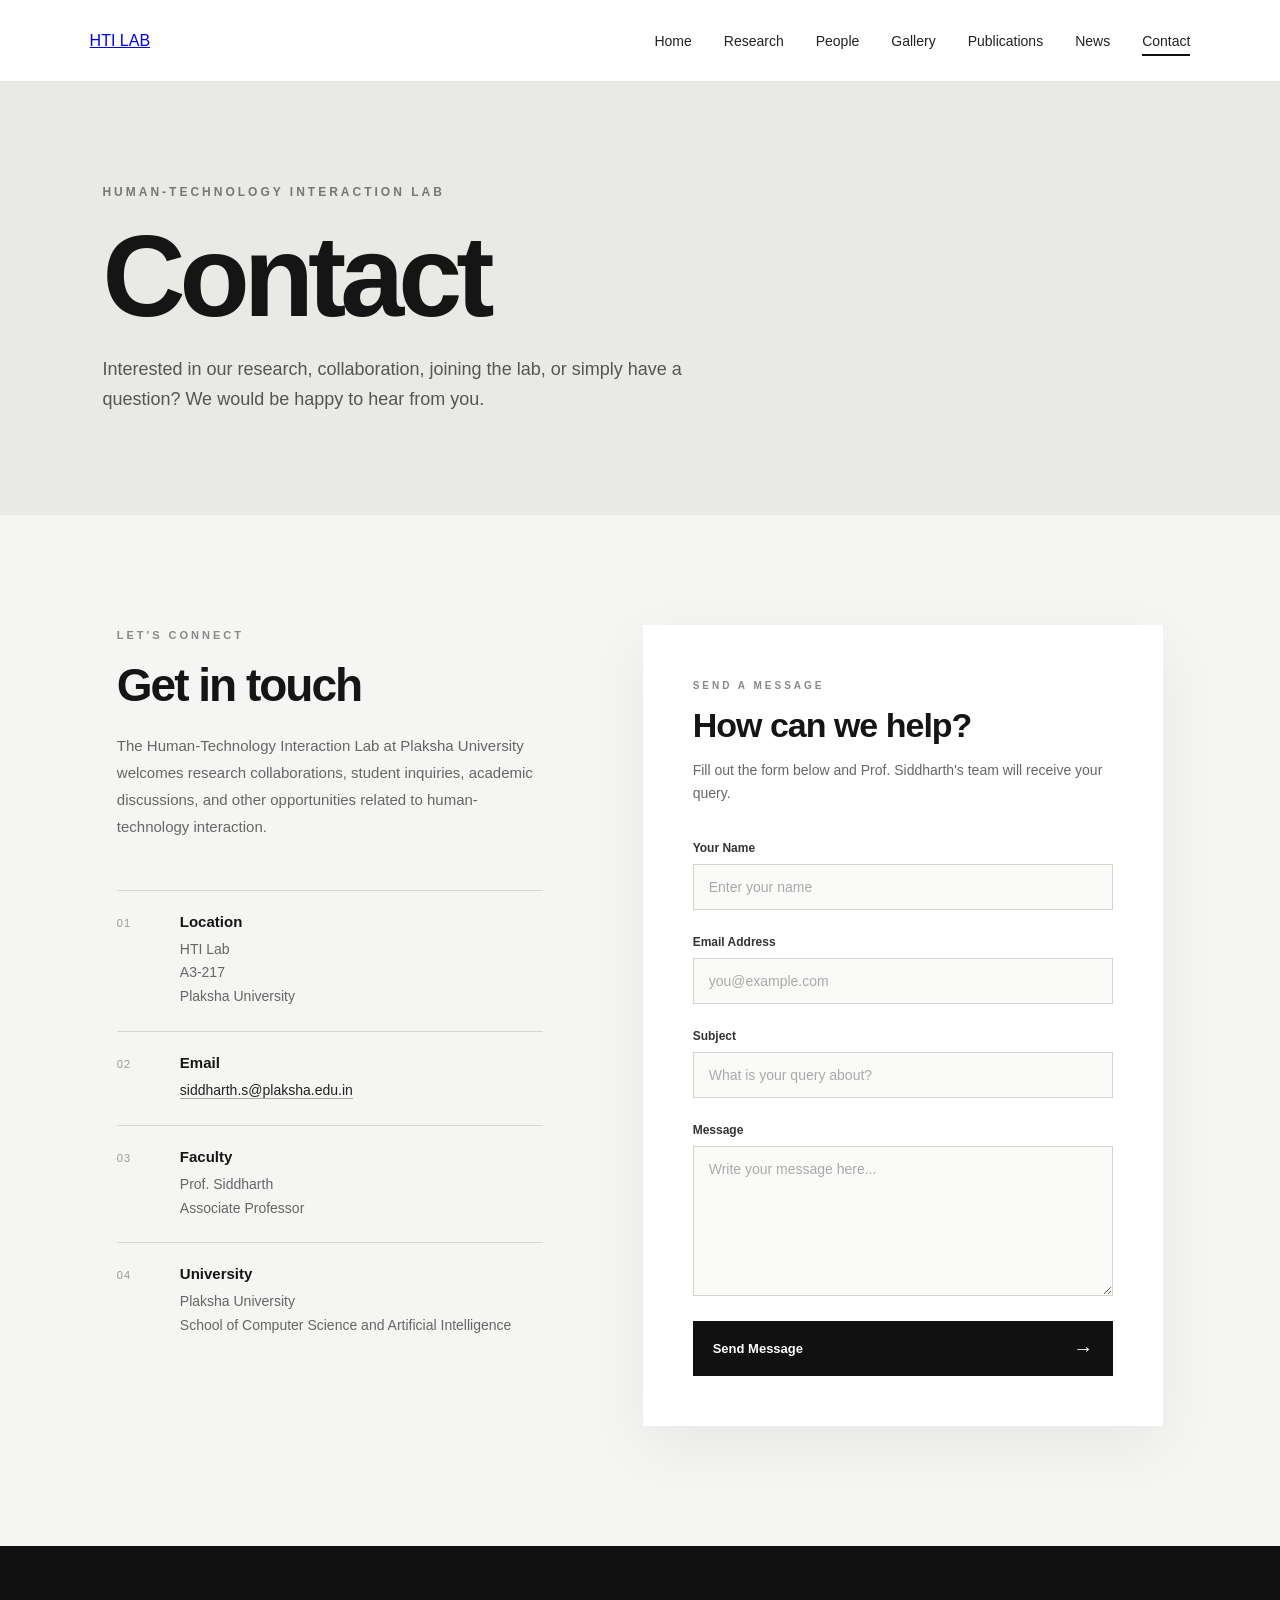
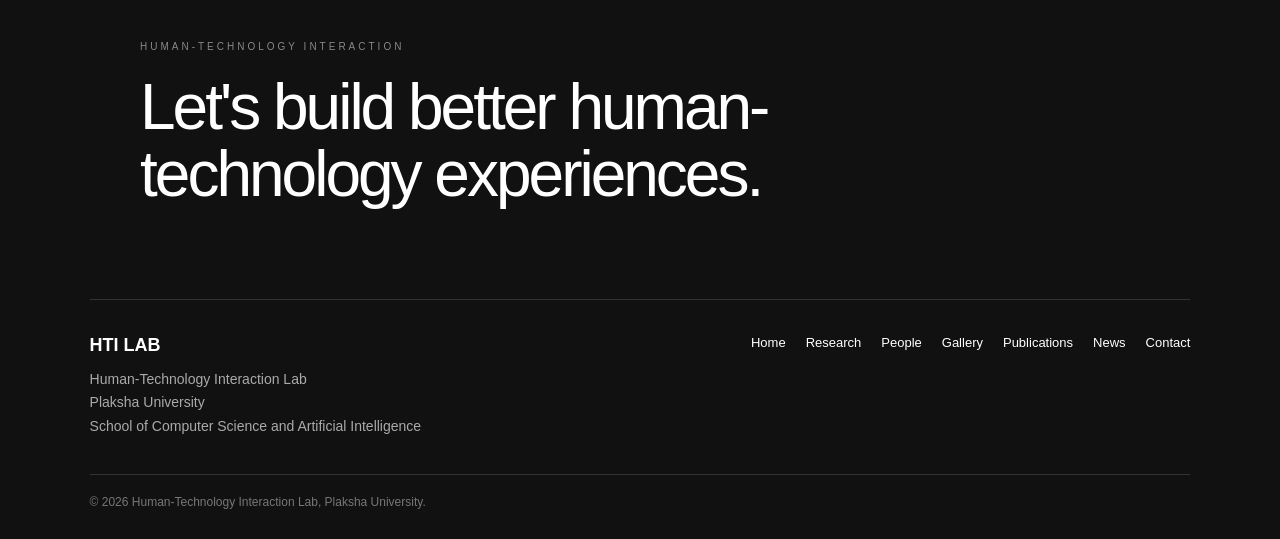
<file: contact.html>
<!DOCTYPE html>
<html lang="en">

<head>

    <meta charset="UTF-8">

    <meta
        name="viewport"
        content="width=device-width, initial-scale=1.0"
    >

    <title>
        Contact | HTI Lab | Plaksha University
    </title>

    <link
        rel="stylesheet"
        href="css/contact.css"
    >

</head>


<body>


<!-- =====================================================
     NAVIGATION
===================================================== -->

<header class="contact-navbar">

   <a href="index.html" class="logo">HTI LAB</a>


    <nav>

        <ul class="contact-nav-links">

            <li>
                <a href="index.html">
                    Home
                </a>
            </li>

            <li>
                <a href="research.html">
                    Research
                </a>
            </li>

            <li>
                <a href="people.html">
                    People
                </a>
            </li>

            <li>
                <a href="gallery.html">
                    Gallery
                </a>
            </li>

            <li>
                <a href="publications.html">
                    Publications
                </a>
            </li>

            <li>
                <a href="news.html">
                    News
                </a>
            </li>

            <li>
                <a
                    href="contact.html"
                    class="active"
                >
                    Contact
                </a>
            </li>

        </ul>

    </nav>

</header>



<!-- =====================================================
     HERO
===================================================== -->

<main>

<section class="contact-hero">

    <div class="contact-hero-content">

        <span>
            HUMAN-TECHNOLOGY INTERACTION LAB
        </span>

        <h1>
            Contact
        </h1>

        <p>
            Interested in our research, collaboration,
            joining the lab, or simply have a question?
            We would be happy to hear from you.
        </p>

    </div>

</section>



<!-- =====================================================
     CONTACT INFORMATION + FORM
===================================================== -->

<section class="contact-section">


    <!-- LEFT SIDE -->

    <div class="contact-information">

        <span class="section-label">
            LET'S CONNECT
        </span>

        <h2>
            Get in touch
        </h2>

        <p class="contact-intro">

            The Human-Technology Interaction Lab at
            Plaksha University welcomes research
            collaborations, student inquiries,
            academic discussions, and other
            opportunities related to human-technology
            interaction.

        </p>


        <!-- LOCATION -->

        <div class="contact-detail">

            <div class="detail-number">
                01
            </div>

            <div>

                <h3>
                    Location
                </h3>

                <p>
                    HTI Lab<br>
                    A3-217<br>
                    Plaksha University
                </p>

            </div>

        </div>


        <!-- EMAIL -->

        <div class="contact-detail">

            <div class="detail-number">
                02
            </div>

            <div>

                <h3>
                    Email
                </h3>

                <p>

                    <a
                        href="mailto:siddharth.s@plaksha.edu.in"
                    >
                        siddharth.s@plaksha.edu.in
                    </a>

                </p>

            </div>

        </div>


        <!-- PROFESSOR -->

        <div class="contact-detail">

            <div class="detail-number">
                03
            </div>

            <div>

                <h3>
                    Faculty
                </h3>

                <p>
                    Prof. Siddharth<br>
                    Associate Professor
                </p>

            </div>

        </div>


        <!-- UNIVERSITY -->

        <div class="contact-detail">

            <div class="detail-number">
                04
            </div>

            <div>

                <h3>
                    University
                </h3>

                <p>
                    Plaksha University<br>
                    School of Computer Science
                    and Artificial Intelligence
                </p>

            </div>

        </div>

    </div>



    <!-- RIGHT SIDE FORM -->

    <div class="contact-form-wrapper">

        <div class="form-heading">

            <span>
                SEND A MESSAGE
            </span>

            <h2>
                How can we help?
            </h2>

            <p>
                Fill out the form below and
                Prof. Siddharth's team will
                receive your query.
            </p>

        </div>


        <!-- =================================================
             FORMSPREE FORM
        ================================================== -->

        <!--
        IMPORTANT:

        Replace YOUR_FORM_ID with the Formspree
        form ID after creating your Formspree form.
        -->

        <form
            action="https://formspree.io/f/mnpadvnl"
            method="POST"
            class="contact-form"
        >


            <!-- NAME -->

            <div class="form-group">

                <label for="name">
                    Your Name
                </label>

                <input
                    type="text"
                    id="name"
                    name="name"
                    placeholder="Enter your name"
                    required
                >

            </div>



            <!-- EMAIL -->

            <div class="form-group">

                <label for="email">
                    Email Address
                </label>

                <input
                    type="email"
                    id="email"
                    name="email"
                    placeholder="you@example.com"
                    required
                >

            </div>



            <!-- SUBJECT -->

            <div class="form-group">

                <label for="subject">
                    Subject
                </label>

                <input
                    type="text"
                    id="subject"
                    name="subject"
                    placeholder="What is your query about?"
                    required
                >

            </div>



            <!-- MESSAGE -->

            <div class="form-group">

                <label for="message">
                    Message
                </label>

                <textarea
                    id="message"
                    name="message"
                    rows="7"
                    placeholder="Write your message here..."
                    required
                ></textarea>

            </div>



            <!-- OPTIONAL -->

            <input
                type="hidden"
                name="_subject"
                value="New Query - HTI Lab Website"
            >


            <!-- BUTTON -->

            <button
                type="submit"
                class="send-button"
            >

                Send Message

                <span>
                    →
                </span>

            </button>


        </form>

    </div>

</section>



<!-- =====================================================
     BOTTOM CTA
===================================================== -->

<section class="contact-cta">

    <div>

        <span>
            HUMAN-TECHNOLOGY INTERACTION
        </span>

        <h2>
            Let's build better
            human-technology experiences.
        </h2>

    </div>

</section>

</main>



<!-- =====================================================
     FOOTER
===================================================== -->

<footer class="contact-footer">

    <div class="contact-footer-inner">

        <div>

            <h3>
                HTI LAB
            </h3>

            <p>
                Human-Technology Interaction Lab<br>
                Plaksha University<br>
                School of Computer Science and
                Artificial Intelligence
            </p>

        </div>


        <div class="footer-links">

            <a href="index.html">
                Home
            </a>


            <a href="research.html">
                Research
            </a>

             <a href="people.html">
                People
            </a>

            <a href="gallery.html">
                Gallery
            </a>

            <a href="publications.html">
                Publications
            </a>

            <a href="news.html">
                News
            </a>

            <a href="contact.html">
                Contact
            </a>

        </div>

    </div>


    <div class="footer-bottom">

        © 2026 Human-Technology Interaction Lab,
        Plaksha University.

    </div>

</footer>


</body>

</html>
</file>
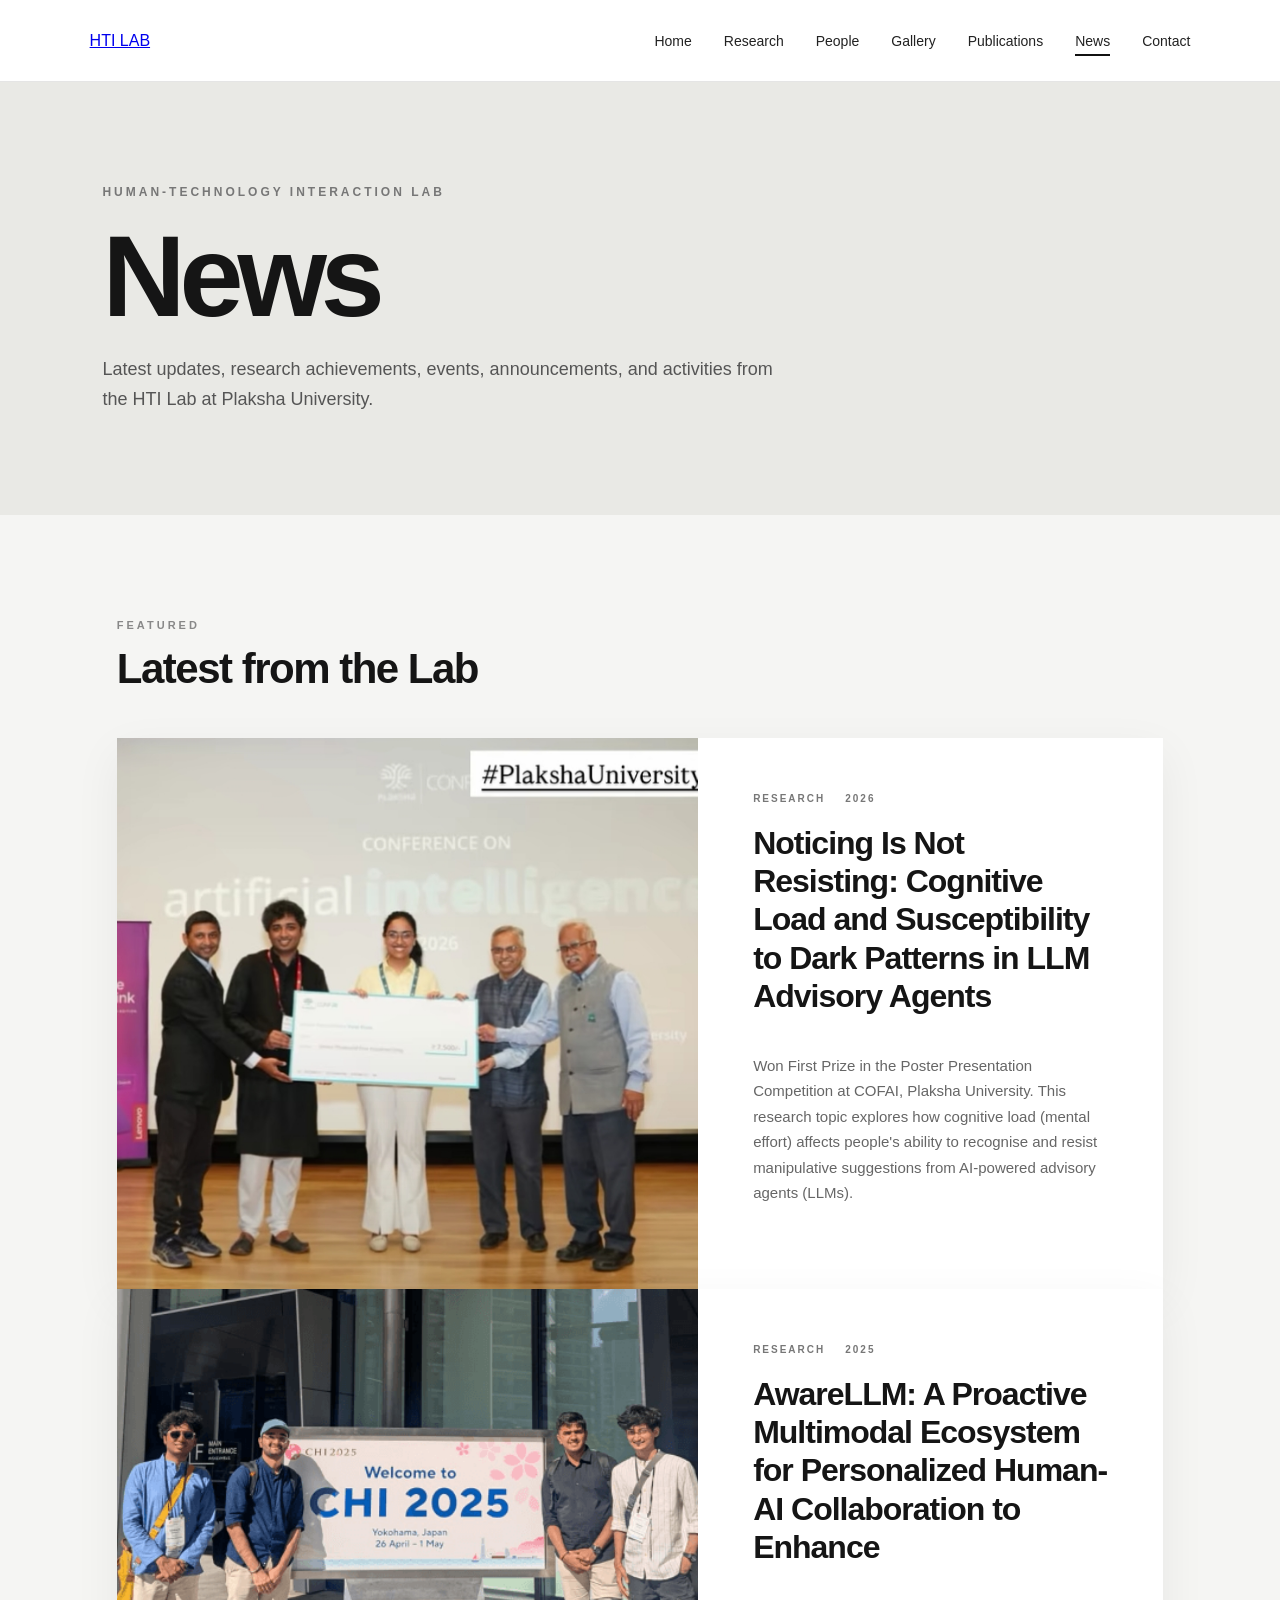
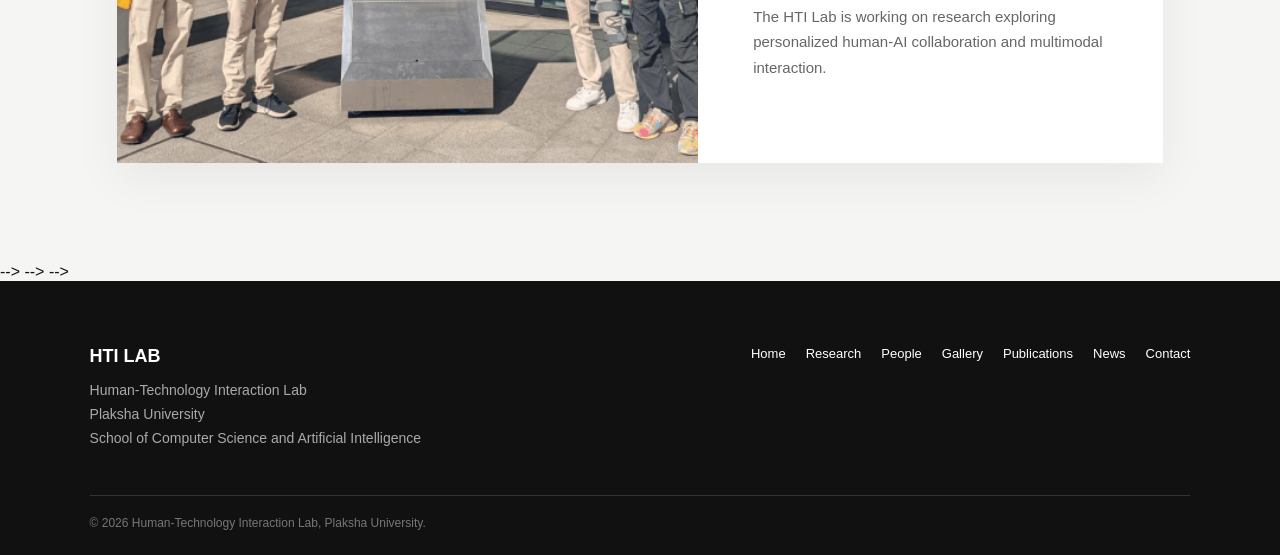
<file: news.html>
<!DOCTYPE html>
<html lang="en">

<head>

    <meta charset="UTF-8">

    <meta
        name="viewport"
        content="width=device-width, initial-scale=1.0"
    >

    <title>
        News | HTI Lab | Plaksha University
    </title>

    <link
        rel="stylesheet"
        href="css/news.css"
    >

</head>


<body>


<!-- =====================================================
     NAVIGATION
===================================================== -->

<header class="news-navbar">

  <a href="index.html" class="logo">HTI LAB</a>


    <nav>

        <ul class="news-nav-links">

            <li>
                <a href="index.html">
                    Home
                </a>
            </li>

            <li>
                <a href="research.html">
                    Research
                </a>
            </li>

            <li>
                <a href="people.html">
                    People
                </a>
            </li>

            <li>
                <a href="gallery.html">
                    Gallery
                </a>
            </li>

            <li>
                <a href="publications.html">
                    Publications
                </a>
            </li>

            <li>
                <a
                    href="news.html"
                    class="active"
                >
                    News
                </a>
            </li>

            <li>
                <a href="contact.html">
                    Contact
                </a>
            </li>

        </ul>

    </nav>

</header>



<!-- =====================================================
     NEWS HERO
===================================================== -->

<main>

<section class="news-hero">

    <div class="news-hero-content">

        <span class="news-label">
            HUMAN-TECHNOLOGY INTERACTION LAB
        </span>

        <h1>
            News
        </h1>

        <p>
            Latest updates, research achievements,
            events, announcements, and activities
            from the HTI Lab at Plaksha University.
        </p>

    </div>

</section>



<!-- =====================================================
     FEATURED NEWS
===================================================== -->

<section class="featured-news">

    <div class="section-heading">

        <span>
            FEATURED
        </span>

        <h2>
            Latest from the Lab
        </h2>

    </div>

      <article class="featured-card">

        <div class="featured-image">

            <img
                src="images/news/news-02.jpeg"
                alt="HTI Lab research"
            >

        </div>


        <div class="featured-content">

            <div class="news-meta">

                <span>
                    RESEARCH
                </span>

                <span>
                    2026
                </span>

            </div>


            <h3>
               Noticing Is Not Resisting: Cognitive Load and Susceptibility to Dark Patterns in LLM Advisory Agents
            </h3>


            <p>
                Won First Prize in the Poster Presentation Competition at COFAI, Plaksha University. This research topic explores how cognitive load (mental effort) affects people's ability to recognise and resist manipulative suggestions from AI-powered advisory agents (LLMs).
            </p>


            <!-- <a href="#">
                Read More
                <span>↗</span>
            </a> -->

        </div>

    </article>

    
    <article class="featured-card">

        <div class="featured-image">

            <img
                src="images/news/news-01.png"
                alt="HTI Lab research"
            >

        </div>


        <div class="featured-content">

            <div class="news-meta">

                <span>
                    RESEARCH
                </span>

                <span>
                    2025
                </span>

            </div>


            <h3>
                AwareLLM: A Proactive Multimodal Ecosystem for Personalized Human-AI Collaboration to Enhance
            </h3>


            <p>
                The HTI Lab is working on research
                exploring personalized human-AI
                collaboration and multimodal
                interaction.
            </p>


            <!-- <a href="#">
                Read More
                <span>↗</span>
            </a> -->

        </div>

    </article>

</section>



<!-- =====================================================
     NEWS LIST
===================================================== -->
<!-- 
<section class="news-section">

    <div class="section-heading">

        <span>
            LATEST UPDATES
        </span>

        <h2>
            From the HTI Lab
        </h2>

    </div>


    <div class="news-list">


        <!-- NEWS 1 -->

        <!-- <article class="news-card">

            <div class="news-date">

                <strong>
                    2026
                </strong>

                <span>
                    AUG
                </span>

            </div>


            <div class="news-card-image">

                <img
                    src="images/news/news-02.jpg"
                    alt="Research activity"
                >

            </div>


            <div class="news-card-content">

                <span class="news-category">
                    RESEARCH
                </span>

                <h3>
                    New research activities at
                    the HTI Lab
                </h3>

                <p>
                    The lab continues to explore
                    human-technology interaction,
                    cognitive well-being, and
                    multimodal sensing.
                </p>

                <a href="#">
                    Read More →
                </a>

            </div>

        </article>



        <!-- NEWS 2 -->

        <!-- <article class="news-card">

            <div class="news-date">

                <strong>
                    2026
                </strong>

                <span>
                    JUL
                </span>

            </div>


            <div class="news-card-image">

                <img
                    src="images/news/news-03.jpg"
                    alt="HTI Lab activity"
                >

            </div> -->


            <!-- <div class="news-card-content">

                <span class="news-category">
                    LAB
                </span>

                <h3>
                    HTI Lab research activities
                </h3>

                <p>
                    Ongoing work combining
                    biosensing, artificial
                    intelligence, computer vision,
                    and human factors.
                </p>

                <a href="#">
                    Read More →
                </a>

            </div>

        </article> -->



        <!-- NEWS 3 -->
<!-- 
        <article class="news-card no-image">

            <div class="news-date">

                <strong>
                    2026
                </strong>

                <span>
                    JUN
                </span>

            </div>


            <div class="news-card-content">

                <span class="news-category">
                    PUBLICATION
                </span>

                <h3>
                    AwareLLM selected in 2026
                </h3>

                <p>
                    AwareLLM: A Proactive Multimodal
                    Ecosystem for Personalized
                    Human-AI Collaboration to Enhance
                    Productivity.
                <!-- </p> -->

                <!-- <a href="publications.html">
                    View Publication →
                </a>

            </div>

        </article>


    </div>

</section>

</main> --> --> --> -->



<!-- =====================================================
     FOOTER
===================================================== -->

<footer class="news-footer">

    <div class="news-footer-inner">

        <div>

            <h3>
                HTI LAB
            </h3>

            <p>
                Human-Technology Interaction Lab<br>
                Plaksha University<br>
                School of Computer Science and
                Artificial Intelligence
            </p>

        </div>


        <div class="footer-links">

            <a href="index.html">
                Home
            </a>

            <a href="research.html">
                Research
            </a>

             <a href="people.html">
                People
            </a>

            <a href="gallery.html">
                Gallery
            </a>

            <a href="publications.html">
                Publications
            </a>

            <a href="news.html">
                News
            </a>

            <a href="contact.html">
                Contact
            </a>

        </div>

    </div>


    <div class="footer-bottom">

        © 2026 Human-Technology Interaction Lab,
        Plaksha University.

    </div>

</footer>


</body>

</html>
</file>
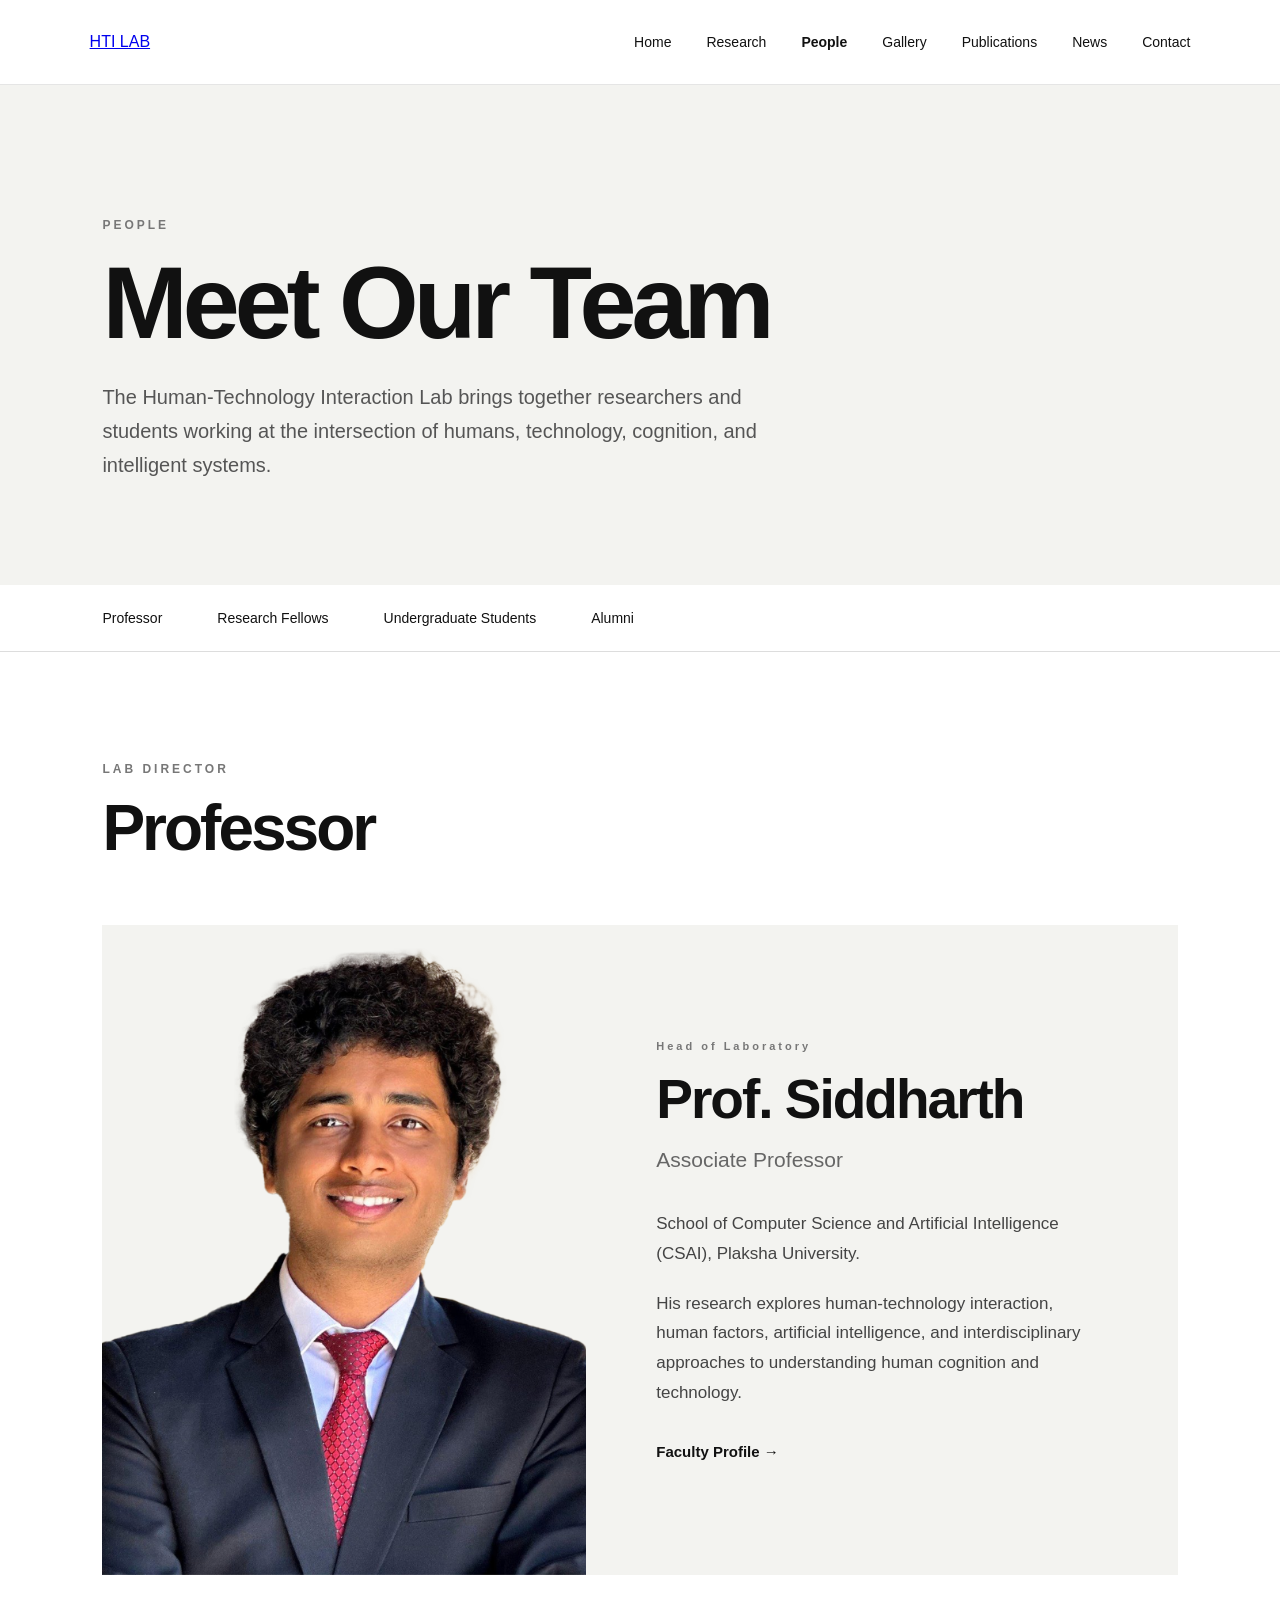
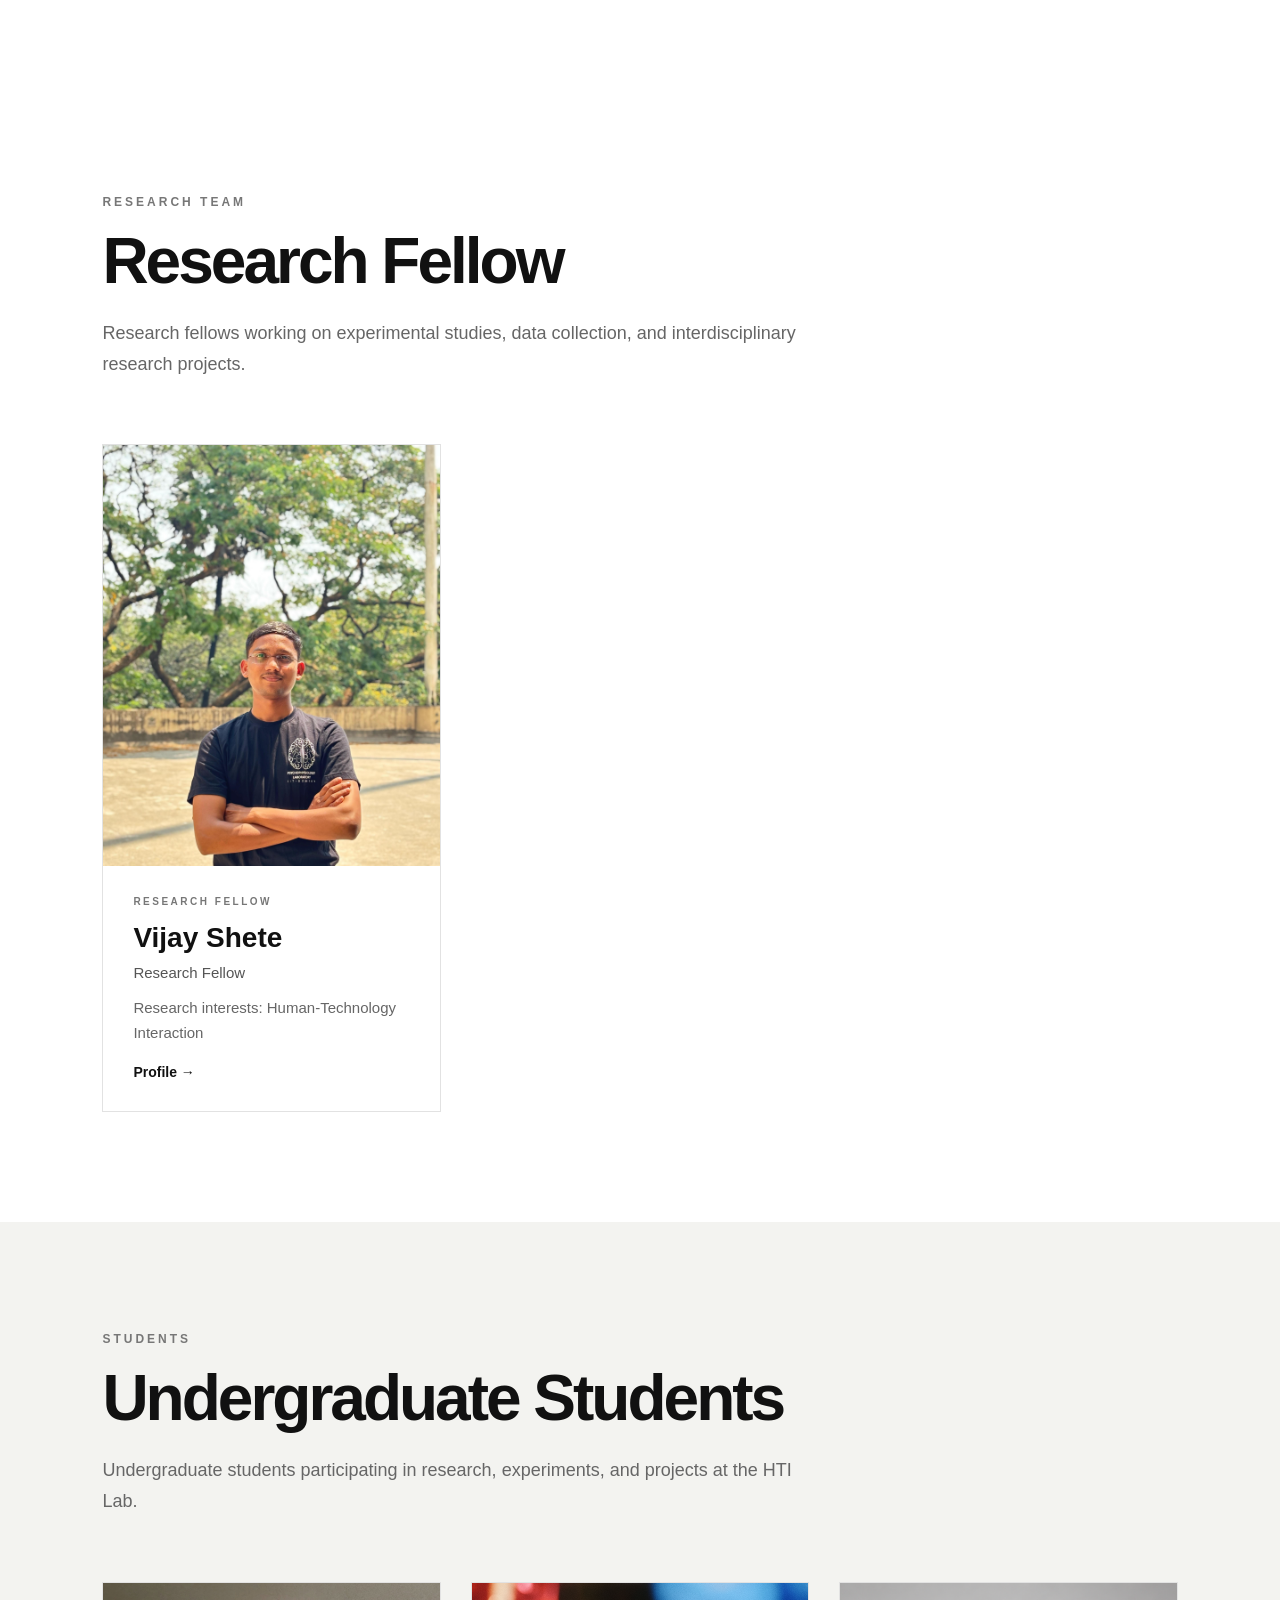
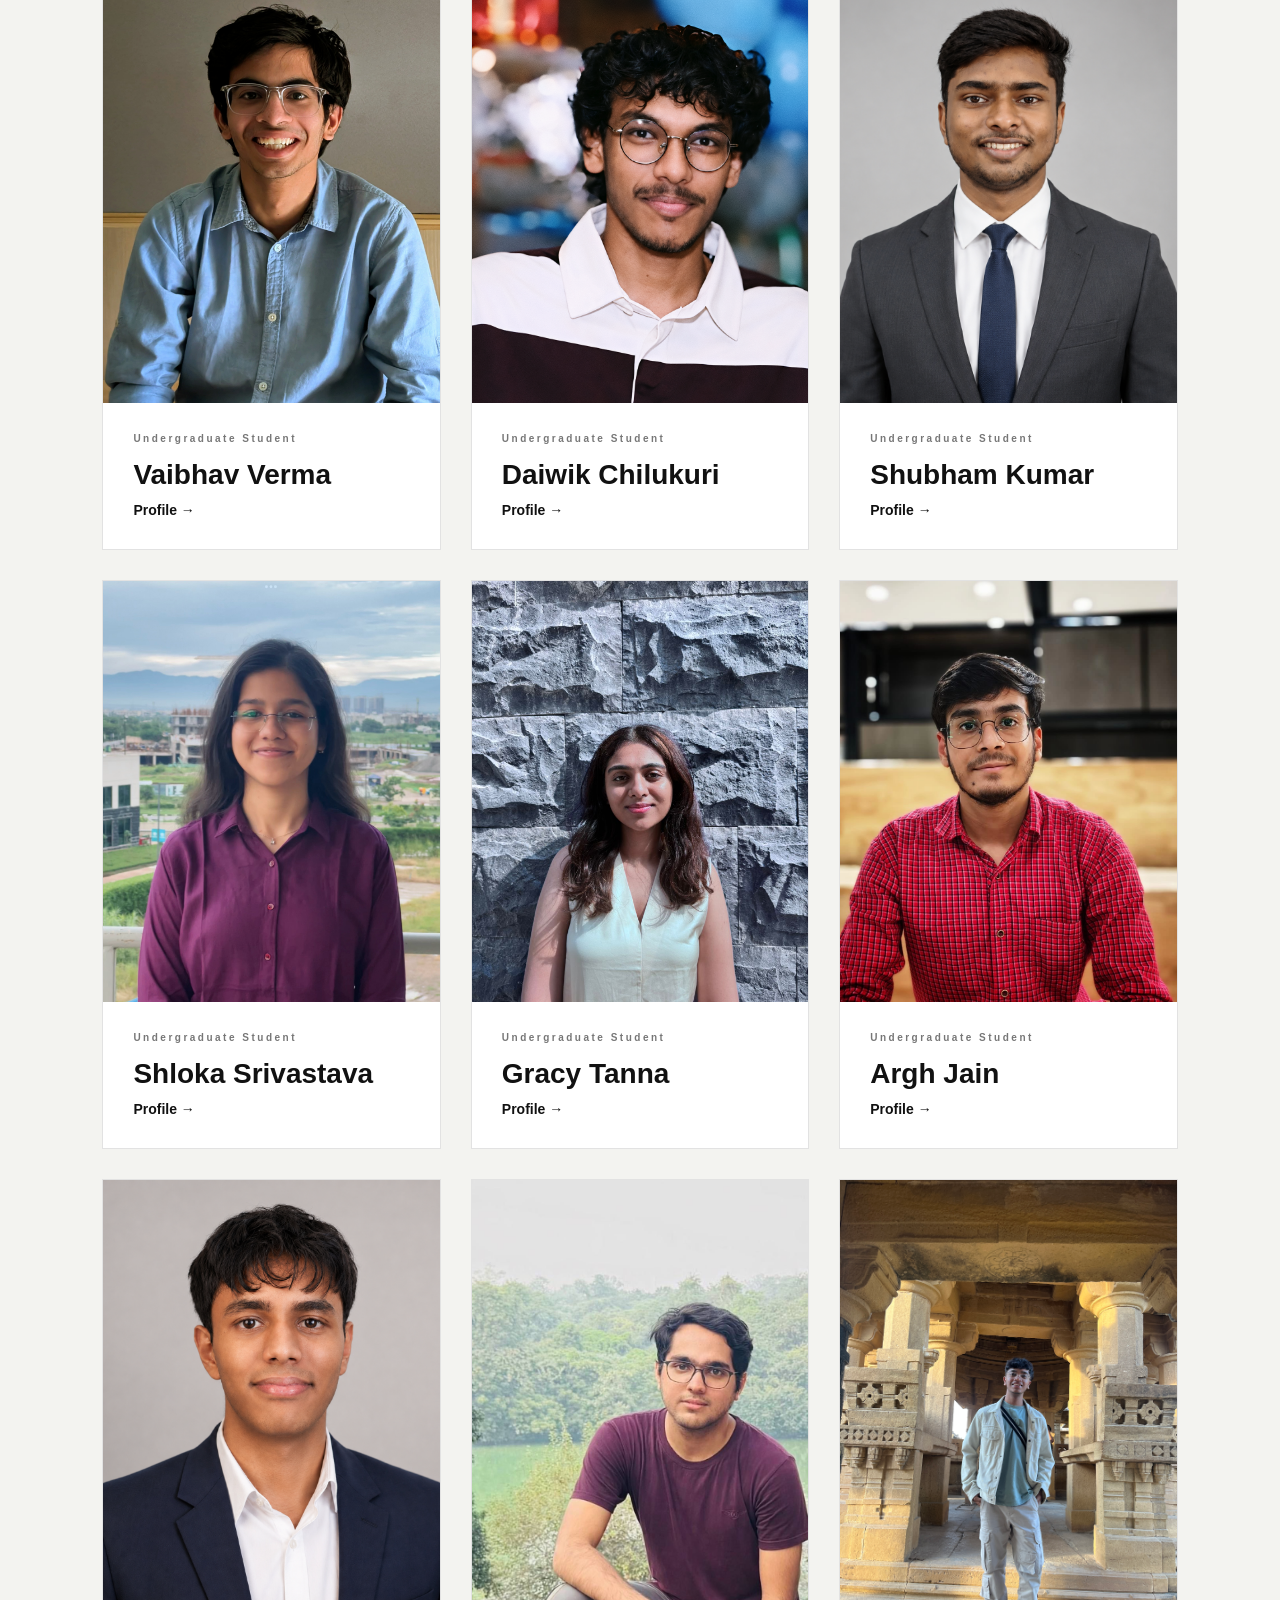
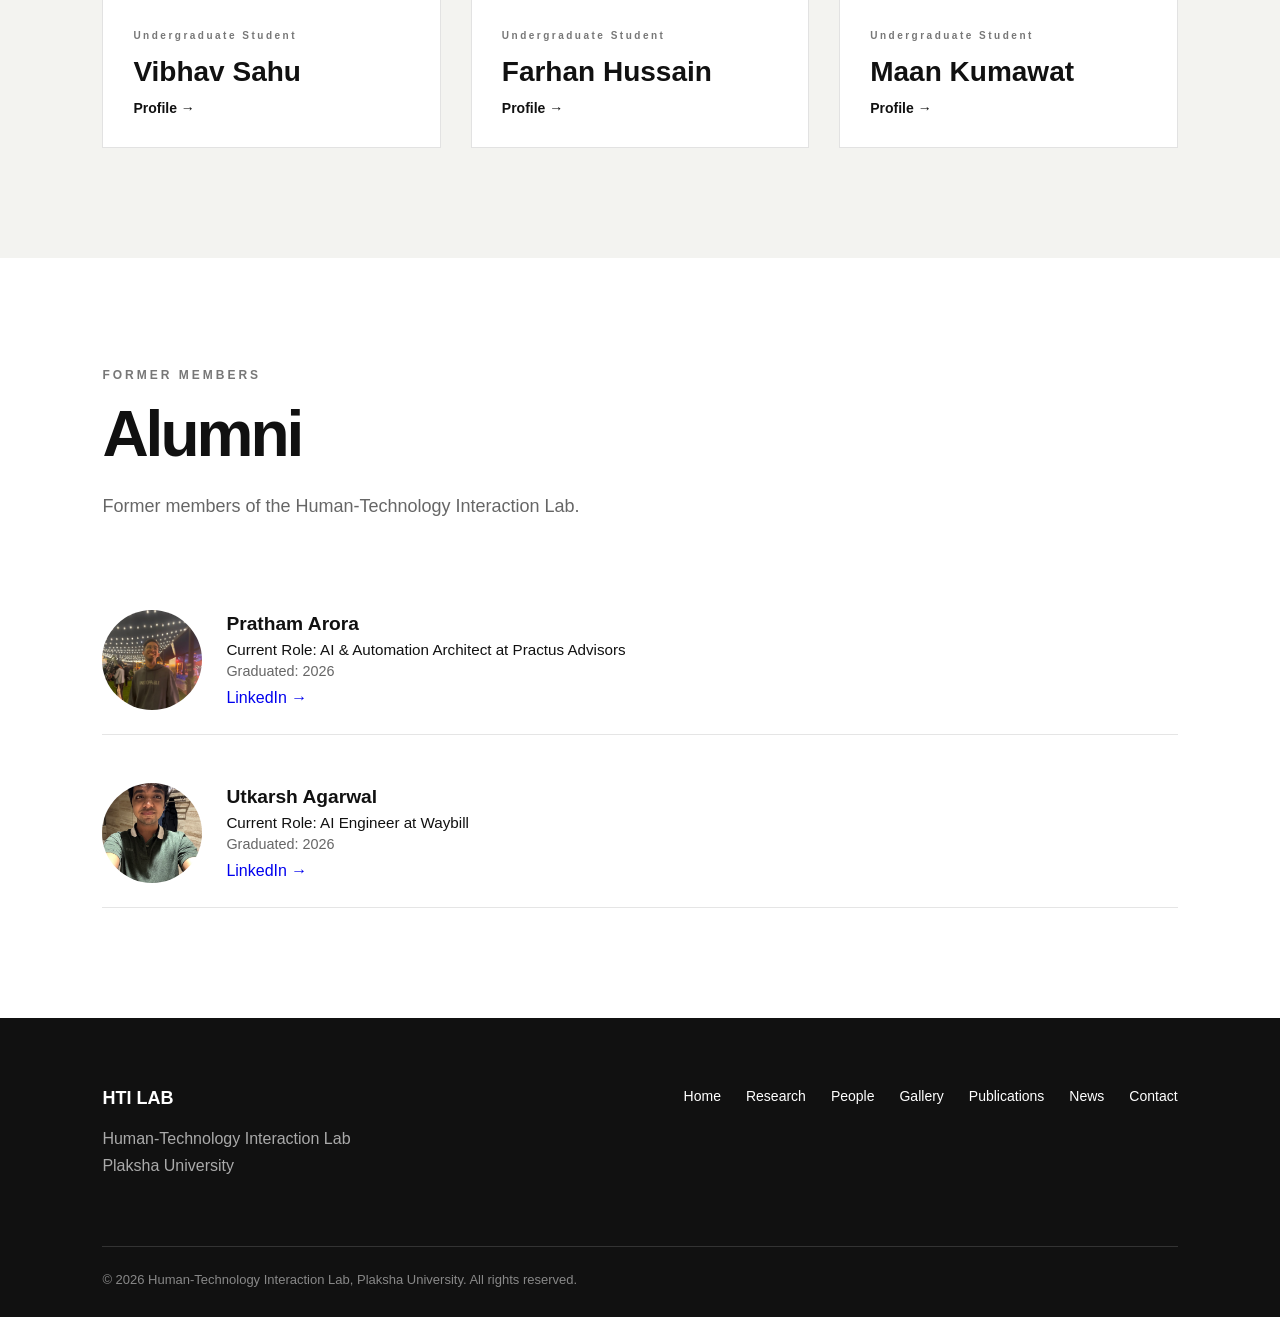
<file: people.html>
<!DOCTYPE html>
<html lang="en">

<head>

    <meta charset="UTF-8">

    <meta name="viewport" content="width=device-width, initial-scale=1.0">

    <title>People | HTI Lab | Plaksha University</title>

    <link rel="stylesheet" href="css/people.css">

</head>

<body>

<!-- =====================================================
     NAVIGATION
===================================================== -->

<header class="navbar">

    <a href="index.html" class="logo">HTI LAB</a>

    <nav>

        <ul class="nav-links">

            <li>
                <a href="index.html">Home</a>
            </li>

            <li>
                <a href="research.html">Research</a>
            </li>

            <li>
                <a href="people.html" class="active">People</a>
            </li>

            <li>
                <a href="gallery.html">Gallery</a>
            </li>

            <li>
                <a href="publications.html">Publications</a>
            </li>

            <li>
                <a href="news.html">News</a>
            </li>

            <li>
                <a href="contact.html">Contact</a>
            </li>

        </ul>

    </nav>

</header>


<!-- =====================================================
     HERO
===================================================== -->

<section class="people-hero">

    <div class="people-hero-content">

        <div class="section-label">
            PEOPLE
        </div>

        <h1>
            Meet Our Team
        </h1>

        <p>
            The Human-Technology Interaction Lab brings together
            researchers and students working at the intersection
            of humans, technology, cognition, and intelligent systems.
        </p>

    </div>

</section>


<!-- =====================================================
     QUICK CATEGORY NAVIGATION
===================================================== -->

<div class="people-nav">

    <a href="#professor">
        Professor
    </a>

    <!-- <a href="#phd">
        PhD Students
    </a> -->

    <a href="#fellows">
        Research Fellows
    </a>

    <a href="#undergraduate">
        Undergraduate Students
    </a>

    <a href="#alumni">
        Alumni
    </a>

</div>


<!-- =====================================================
     PROFESSOR
===================================================== -->

<section class="people-section" id="professor">

    <div class="section-intro">

        <span>
            LAB DIRECTOR
        </span>

        <h2>
            Professor
        </h2>

    </div>


    <div class="professor-profile">

        <div class="professor-photo">

            <img
                src="images/professor.jpg"
                alt="Prof. Siddharth"
            >

        </div>


        <div class="professor-info">

            <span class="person-label">
                Head of Laboratory
            </span>

            <h3>
                Prof. Siddharth
            </h3>

            <p class="position">
                Associate Professor
            </p>

            <p>
                School of Computer Science and Artificial
                Intelligence (CSAI), Plaksha University.
            </p>

            <p>
                His research explores human-technology interaction,
                human factors, artificial intelligence, and
                interdisciplinary approaches to understanding
                human cognition and technology.
            </p>

            <a
                href="https://ssiddharth.in/about-me.html"
                target="_blank"
                rel="noopener noreferrer"
            >
                Faculty Profile →
            </a>

        </div>

    </div>

</section>

<!-- =====================================================
     RESEARCH FELLOWS
===================================================== -->

<section class="people-section" id="fellows">

    <div class="section-intro">

        <span>
            RESEARCH TEAM
        </span>

        <h2>
            Research Fellow
        </h2>

        <p>
            Research fellows working on experimental studies,
            data collection, and interdisciplinary research projects.
        </p>

    </div>


    <div class="people-grid">

        <!-- FELLOW 1 -->

        <article class="member-card">

            <div class="member-image">

                <img
                    src="images/fellow-1.jpg"
                    alt="Research Fellow"
                >

            </div>

            <div class="member-info">

                <span>
                    RESEARCH FELLOW
                </span>

                <h3>
                    Vijay Shete
                </h3>

                <p class="member-position">
                    Research Fellow
                </p>

                <p>
                    Research interests: Human-Technology Interaction
                </p>

                <a
                    href="https://www.linkedin.com/in/vijay442003/"
                    target="_blank"
                    rel="noopener noreferrer"
                >
                    Profile →
                </a>

            </div>

        </article>

    </div>

</section>


<!-- =====================================================
     UNDERGRADUATE STUDENTS
===================================================== -->

<section class="people-section people-light" id="undergraduate">

    <div class="section-intro">

        <span>
            STUDENTS
        </span>

        <h2>
            Undergraduate Students
        </h2>

        <p>
            Undergraduate students participating in research,
            experiments, and projects at the HTI Lab.
        </p>

    </div>


    <div class="people-grid">


        <!-- UG 1 -->

        <article class="member-card">

            <div class="member-image">

                <img
                    src="images/Undergraduate_Students/ug-1.jpg"
                    alt="Undergraduate Student"
                >

            </div>

            <div class="member-info">

                <span>
                    Undergraduate Student
                </span>

                <h3>
                    Vaibhav Verma
                </h3>

                <!-- <p class="member-position">
                    Undergraduate Student
                </p> -->

                <!-- <p>
                    Research interests: Add research interests here.
                </p> -->

                <a
                    href="https://www.linkedin.com/in/vaibhav-vv?utm_source=share_via&utm_content=profile&utm_medium=member_android"
                    target="_blank"
                    rel="noopener noreferrer"
                >
                    Profile →
                </a>

            </div>

        </article>


        <!-- UG 2 -->

        <article class="member-card">

            <div class="member-image">

                <img
                    src="images/Undergraduate_Students/ug-2.png"
                    alt="Undergraduate Student"
                >

            </div>

            <div class="member-info">

                <span>
                    Undergraduate Student
                </span>

                <h3>
                    Daiwik Chilukuri
                </h3>

                <!-- <p class="member-position">
                    Undergraduate Student
                </p> -->

                <!-- <p>
                    Research interests: Add research interests here.
                </p> -->

                <a
                    href="https://linkedin.com/in/daiwikchilukuri/"
                    target="_blank"
                    rel="noopener noreferrer"
                >
                    Profile →
                </a>
                
            </div>

        </article>


        <!-- UG 3 -->

        <article class="member-card">

            <div class="member-image">

                <img
                    src="images/Undergraduate_Students/ug-3.png"
                    alt="Undergraduate Student"
                >

            </div>

            <div class="member-info">

                <span>
                    Undergraduate Student
                </span>

                <h3>
                    Shubham Kumar
                </h3>

                <!-- <p class="member-position">
                    Undergraduate Student
                </p> -->

                <!-- <p>
                    Research interests: Add research interests here.
                </p> -->

               <a
                    href="https://www.linkedin.com/in/shubhamkumar2006/"
                    target="_blank"
                    rel="noopener noreferrer"
                >
                    Profile →
                </a>

            </div>

        </article>


        <!-- UG 4 -->

        <article class="member-card">

            <div class="member-image">

                <img
                    src="images/Undergraduate_Students/ug-4.png"
                    alt="Undergraduate Student"
                >

            </div>

            <div class="member-info">

                <span>
                     Undergraduate Student
                </span>

                <h3>
                    Shloka Srivastava
                </h3>

                <!-- <p class="member-position">
                    Undergraduate Student
                </p> -->

                <!-- <p>
                    Research interests: Add research interests here.
                </p> -->

                <a
                    href="https://www.linkedin.com/in/srivastava-shloka/"
                    target="_blank"
                    rel="noopener noreferrer"
                >
                    Profile →
                </a>

            </div>

        </article>

         <!-- UG 5-->

        <article class="member-card">

            <div class="member-image">

                <img
                    src="images/Undergraduate_Students/ug-5.jpeg"
                    alt="Undergraduate Student"
                >

            </div>

            <div class="member-info">

                <span>
                     Undergraduate Student
                </span>

                <h3>
                    Gracy Tanna
                </h3>

                <!-- <p class="member-position">
                    Undergraduate Student
                </p> -->

                <!-- <p>
                    Research interests: Add research interests here.
                </p> -->

                <a
                    href="https://www.linkedin.com/in/gracy-tanna-5b1568369/"
                    target="_blank"
                    rel="noopener noreferrer"
                >
                    Profile →
                </a>

            </div>

        </article>

         <!-- UG 6-->

        <article class="member-card">

            <div class="member-image">

                <img
                    src="images/Undergraduate_Students/ug-6.jpg"
                    alt="Undergraduate Student"
                >

            </div>

            <div class="member-info">

                <span>
                     Undergraduate Student
                </span>

                <h3>
                    Argh Jain
                </h3>

                <!-- <p class="member-position">
                    Undergraduate Student
                </p> -->

                <!-- <p>
                    Research interests: Add research interests here.
                </p> -->

                <a
                    href="https://www.linkedin.com/in/argh-jain-aj2306/"
                    target="_blank"
                    rel="noopener noreferrer"
                >
                    Profile →
                </a>

            </div>

        </article>

         <!-- UG 7 -->

        <article class="member-card">

            <div class="member-image">

                <img
                    src="images/Undergraduate_Students/ug-7.png"
                    alt="Undergraduate Student"
                >

            </div>

            <div class="member-info">

                <span>
                     Undergraduate Student
                </span>

                <h3>
                    Vibhav Sahu
                </h3>

                <!-- <p class="member-position">
                    Undergraduate Student
                </p> -->

                <!-- <p>
                    Research interests: Add research interests here.
                </p> -->

                <a
                    href="https://www.linkedin.com/in/vibhav-sahu/"
                    target="_blank"
                    rel="noopener noreferrer"
                >
                    Profile →
                </a>

            </div>

        </article>
        
            <!-- UG 8 -->

        <article class="member-card">

            <div class="member-image">

                <img
                    src="images/Undergraduate_Students/ug-8.jpeg"
                    alt="Undergraduate Student"
                >

            </div>

            <div class="member-info">

                <span>
                     Undergraduate Student
                </span>

                <h3>
                    Farhan Hussain
                </h3>

                <!-- <p class="member-position">
                    Undergraduate Student
                </p> -->

                <!-- <p>
                    Research interests: Add research interests here.
                </p> -->

                <a
                    href="https://www.linkedin.com/in/hussain-farhan/"
                    target="_blank"
                    rel="noopener noreferrer"
                >
                    Profile →
                </a>

            </div>

        </article>

         <!-- UG 8 -->

        <article class="member-card">

            <div class="member-image">

                <img
                    src="images/Undergraduate_Students/ug-9.jpeg"
                    alt="Undergraduate Student"
                >

            </div>

            <div class="member-info">

                <span>
                     Undergraduate Student
                </span>

                <h3>
                    Maan Kumawat
                </h3>

                <!-- <p class="member-position">
                    Undergraduate Student
                </p> -->

                <!-- <p>
                    Research interests: Add research interests here.
                </p> -->

                <a
                    href="www.linkedin.com/in/maan-kumawat"
                    target="_blank"
                    rel="noopener noreferrer"
                >
                    Profile →
                </a>

            </div>

        </article>

        


    </div>

</section>


<!-- =====================================================
     ALUMNI
===================================================== -->

<section class="people-section alumni-section" id="alumni">

    <div class="section-intro">

        <span>
            FORMER MEMBERS
        </span>

        <h2>
            Alumni
        </h2>

        <p>
            Former members of the Human-Technology Interaction Lab.
        </p>

    </div>


    <div class="alumni-list">


        <!-- Alumni 1 -->
        <div class="alumni-row">

            <div class="alumni-photo">
                <img
                    src="images/alumni/alumni-1.jpeg"
                    alt="Alumni Name"
                >
            </div>

            <div class="alumni-info">

                <h3>
                    Pratham Arora
                </h3>

                <p class="alumni-role">
                    Current Role: AI & Automation Architect at Practus Advisors
                </p>

                <p class="alumni-graduation">
                    Graduated: 2026
                </p>

                <a
                    href="https://www.linkedin.com/in/pratham3992arora"
                    target="_blank"
                    rel="noopener noreferrer"
                >
                    LinkedIn →
                </a>

            </div>

        </div>


        <!-- Alumni 2 -->
        <div class="alumni-row">

            <div class="alumni-photo">
                <img
                    src="images/alumni/alumni-2.jpeg"
                    alt="Alumni Name"
                >
            </div>

            <div class="alumni-info">

                <h3>
                    Utkarsh Agarwal
                </h3>

                <p class="alumni-role">
                    Current Role: AI Engineer at Waybill
                </p>

                <p class="alumni-graduation">
                    Graduated: 2026
                </p>

                <a
                    href="https://www.linkedin.com/in/utkarsh-agarwal984/"
                    target="_blank"
                    rel="noopener noreferrer"
                >
                    LinkedIn →
                </a>

            </div>

        </div>


    </div>

</section>


<!-- =====================================================
     FOOTER
===================================================== -->

<footer>

    <div class="footer-content">

        <div>

            <h3>
                HTI LAB
            </h3>

            <p>
                Human-Technology Interaction Lab<br>
                Plaksha University
            </p>

        </div>


        <div class="footer-links">

            <a href="index.html">Home</a>

            <a href="research.html">Research</a>

            <a href="people.html">People</a>

            <a href="gallery.html">Gallery</a>

            <a href="publications.html">Publications</a>

            <a href="news.html">News</a>

            <a href="contact.html">Contact</a>

        </div>

    </div>


    <div class="footer-bottom">

        © 2026 Human-Technology Interaction Lab,
        Plaksha University. All rights reserved.

    </div>

</footer>


</body>

</html>
</file>
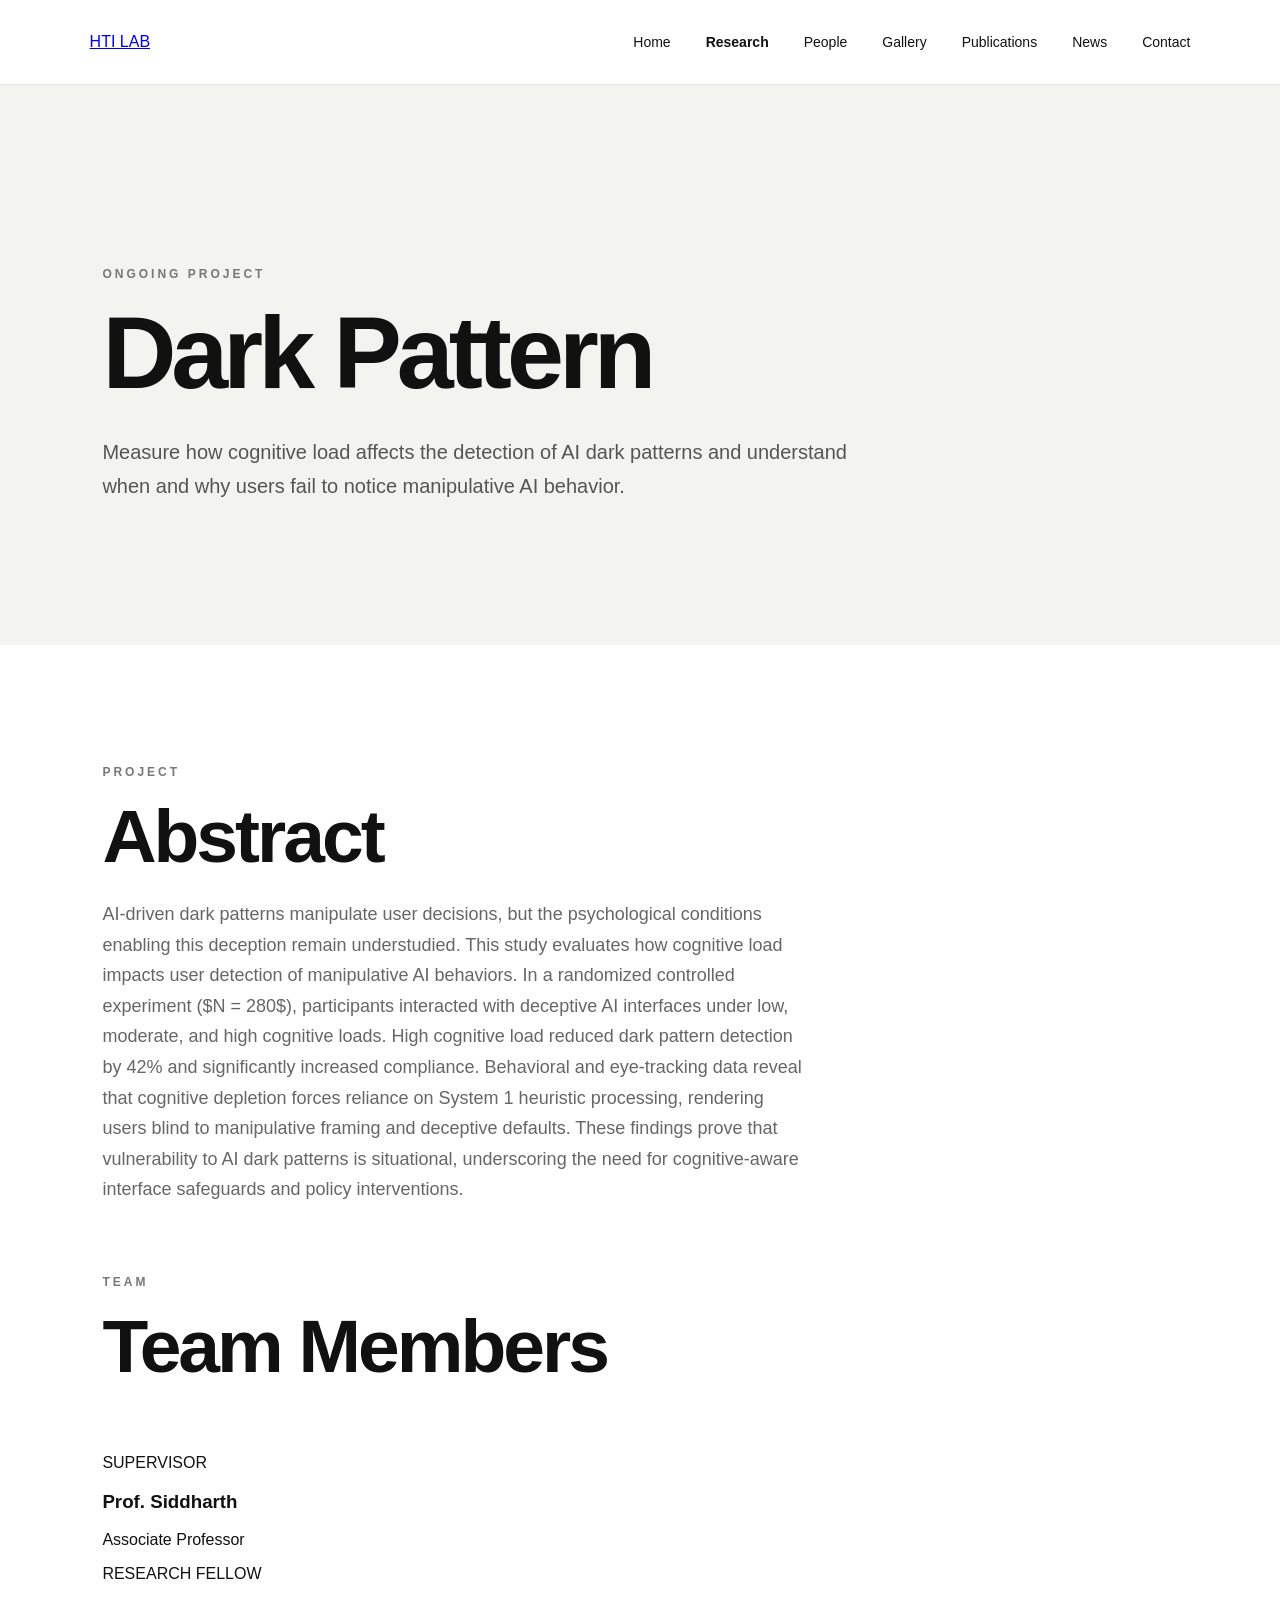
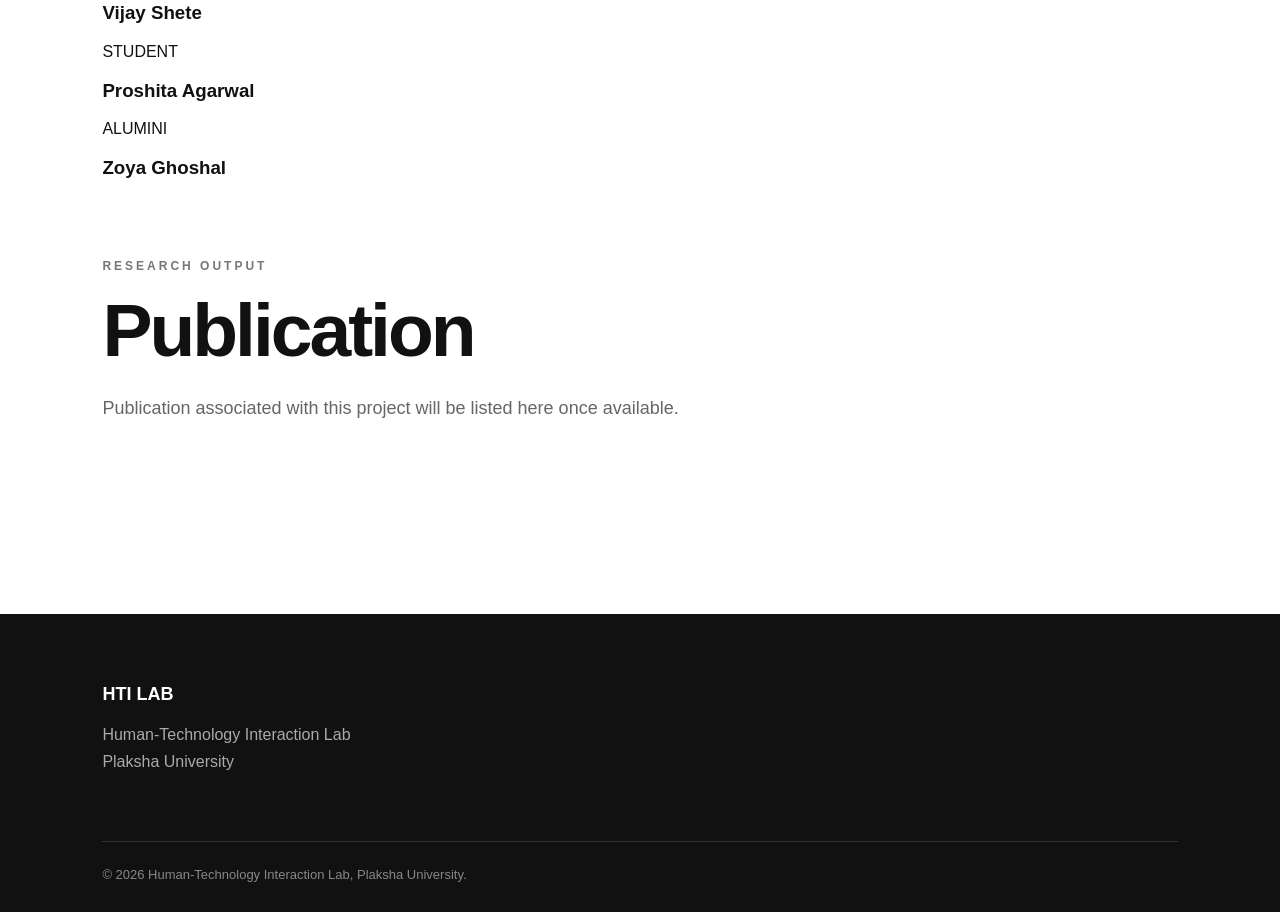
<file: project-1.html>
<!DOCTYPE html>
<html lang="en">

<head>

    <meta charset="UTF-8">

    <meta
        name="viewport"
        content="width=device-width, initial-scale=1.0"
    >

    <title>
        Dark Pattern
        | HTI Lab
    </title>

    <link
        rel="stylesheet"
        href="css/research.css"
    >

</head>


<body>


<header class="research-navbar">

   <a href="index.html" class="logo">HTI LAB</a>



    <nav>

        <ul class="research-nav-links">

            <li>
                <a href="index.html">Home</a>
            </li>

            <li>
                <a
                    href="research.html"
                    class="active"
                >
                    Research
                </a>
            </li>

            <li>
                <a href="people.html">
                    People
                </a>
            </li>

            <li>
                <a href="gallery.html">
                    Gallery
                </a>
            </li>

            <li>
                <a href="publications.html">
                    Publications
                </a>
            </li>

            <li>
                <a href="news.html">
                    News
                </a>
            </li>

            <li>
                <a href="contact.html">
                    Contact
                </a>
            </li>

        </ul>

    </nav>

</header>



<section class="research-hero">

    <div class="research-hero-content">

        <div class="research-label">
            ONGOING PROJECT
        </div>

        <h1>
            Dark Pattern
        </h1>

        <p>
          Measure how cognitive load affects the detection of AI dark patterns and understand when and why users fail to notice manipulative AI behavior. 
        </p>

    </div>

</section>



<section class="projects-section">


    <div class="research-section-heading">

        <div class="research-label">
            PROJECT
        </div>

        <h2>
            Abstract
        </h2>

        <p>
            AI-driven dark patterns manipulate user decisions, but the psychological conditions enabling this deception remain understudied. 
            This study evaluates how cognitive load impacts user detection of manipulative AI behaviors. In a randomized controlled experiment ($N = 280$), 
            participants interacted with deceptive AI interfaces under low, moderate, and high cognitive loads. High cognitive load reduced dark pattern 
            detection by 42% and significantly increased compliance. Behavioral and eye-tracking data reveal that cognitive depletion forces 
            reliance on System 1 heuristic processing, rendering users blind to manipulative framing and deceptive defaults. These findings prove that 
            vulnerability to AI dark patterns is situational, underscoring the need for cognitive-aware interface safeguards and policy interventions.
        </p>

    </div>


    <!-- TEAM -->

    <div class="research-section-heading">

        <div class="research-label">
            TEAM
        </div>

        <h2>
            Team Members
        </h2>

    </div>


    <div class="people-grid">


        <article class="member-card">

            <div class="member-info">

                <span>
                    SUPERVISOR
                </span>

                <h3>
                    Prof. Siddharth
                </h3>

                <p class="member-position">
                    Associate Professor
                </p>

            </div>

        </article>


        <article class="member-card">

            <div class="member-info">

                <span>
                    RESEARCH FELLOW
                </span>

                <h3>
                    Vijay Shete
                </h3>

                <!-- <p class="member-position">
                    Research Fellow
                </p> -->

            </div>

        </article>


        <article class="member-card">

            <div class="member-info">

                <span>
                    STUDENT
                </span>

                <h3>
                    Proshita Agarwal
                </h3>

                <!-- <p class="member-position">
                    Research Student
                </p> -->

            </div>

        </article>

        <article class="member-card">

            <div class="member-info">

                <span>
                    ALUMINI
                </span>

                <h3>
                    Zoya Ghoshal
                </h3>

                <!-- <p class="member-position">
                    Research Student
                </p> -->

            </div>

        </article>


    </div>


    <!-- SUPERVISOR -->

    <!-- <div
        class="research-section-heading"
        style="margin-top: 120px;"
    >

        <div class="research-label">
            SUPERVISION
        </div>

        <h2>
            Supervisor
        </h2>

        <p>
            Prof. Siddharth<br>
            Associate Professor<br>
            School of Computer Science and Artificial Intelligence<br>
            Plaksha University
        </p>

    </div> -->


    <!-- PUBLICATION -->

    <div
        class="research-section-heading"
        style="margin-top: 80px;"
    >

        <div class="research-label">
            RESEARCH OUTPUT
        </div>

        <h2>
            Publication
        </h2>

        <p>
            Publication associated with this project will be
            listed here once available.
        </p>

    </div>


</section>



<footer class="research-footer">

    <div class="research-footer-content">

        <div>

            <h3>
                HTI LAB
            </h3>

            <p>
                Human-Technology Interaction Lab<br>
                Plaksha University
            </p>

        </div>

    </div>


    <div class="research-footer-bottom">

        © 2026 Human-Technology Interaction Lab,
        Plaksha University.

    </div>

</footer>


</body>

</html>
</file>
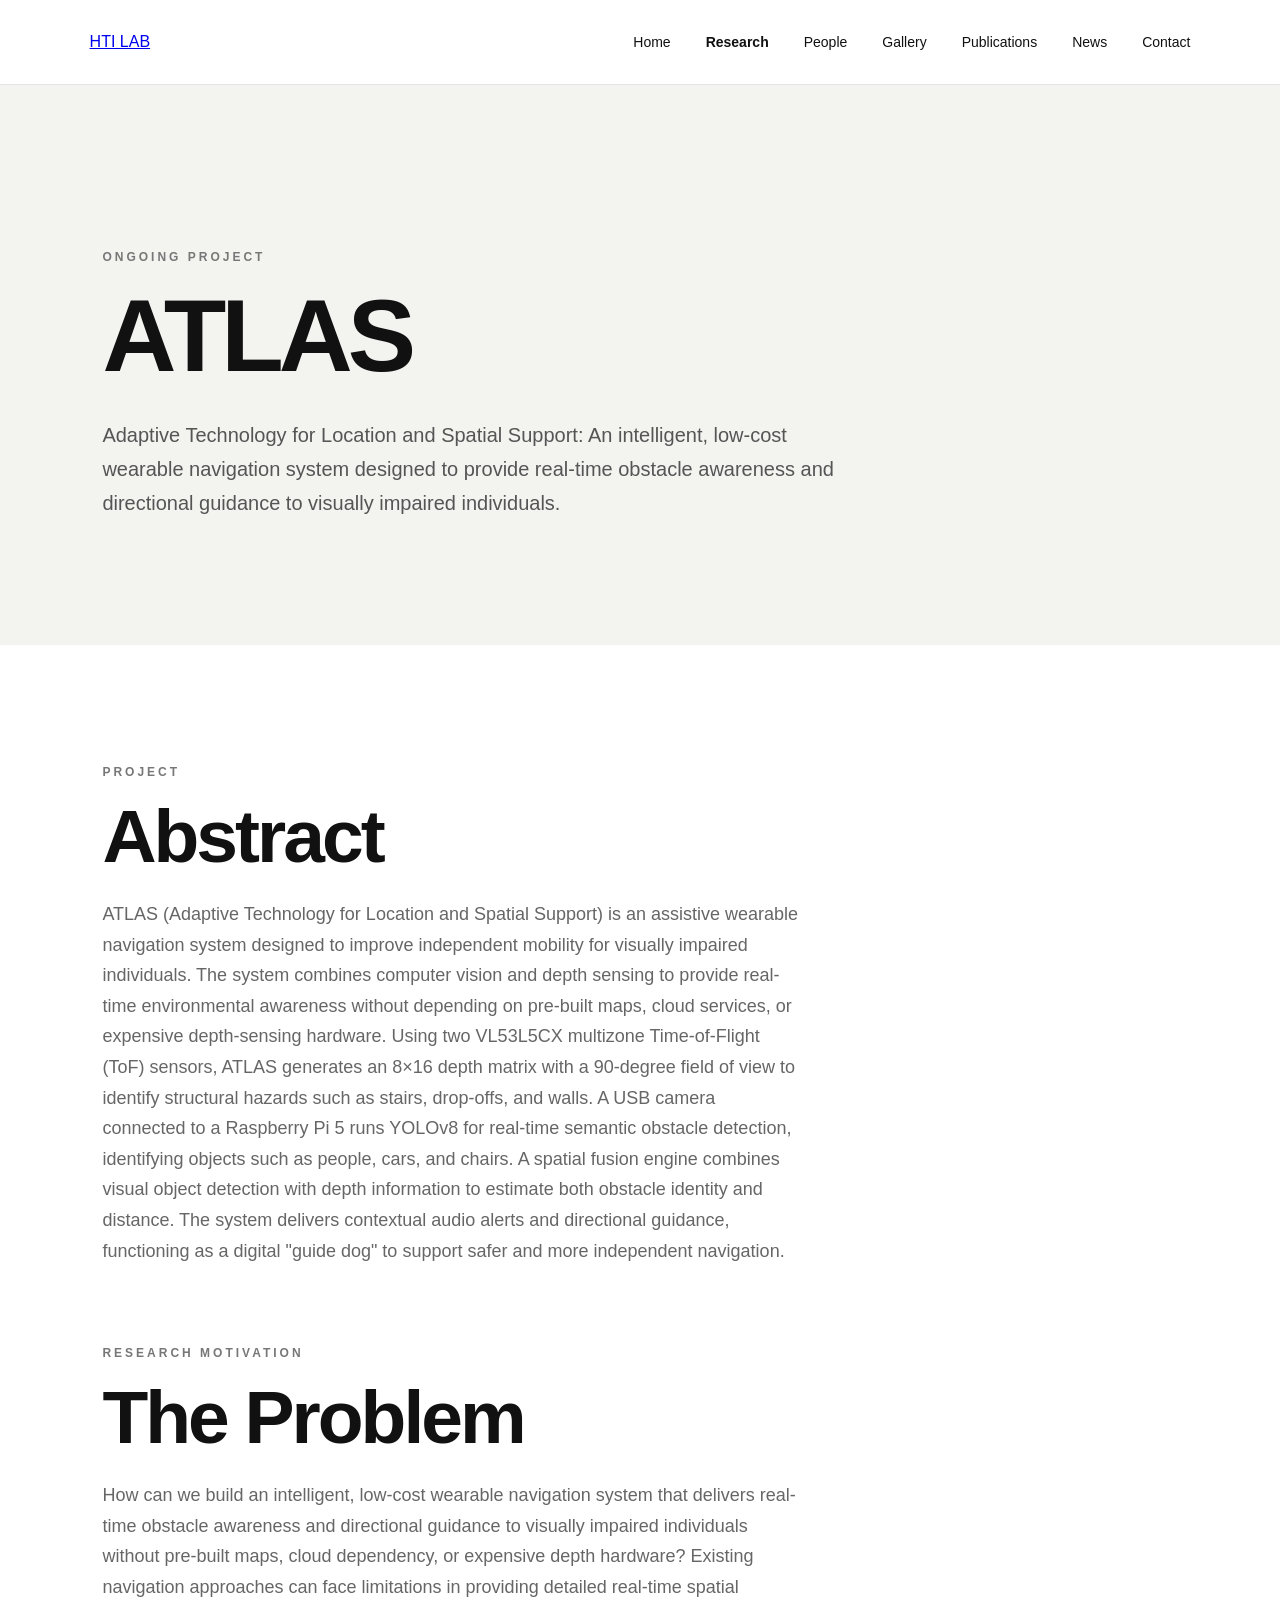
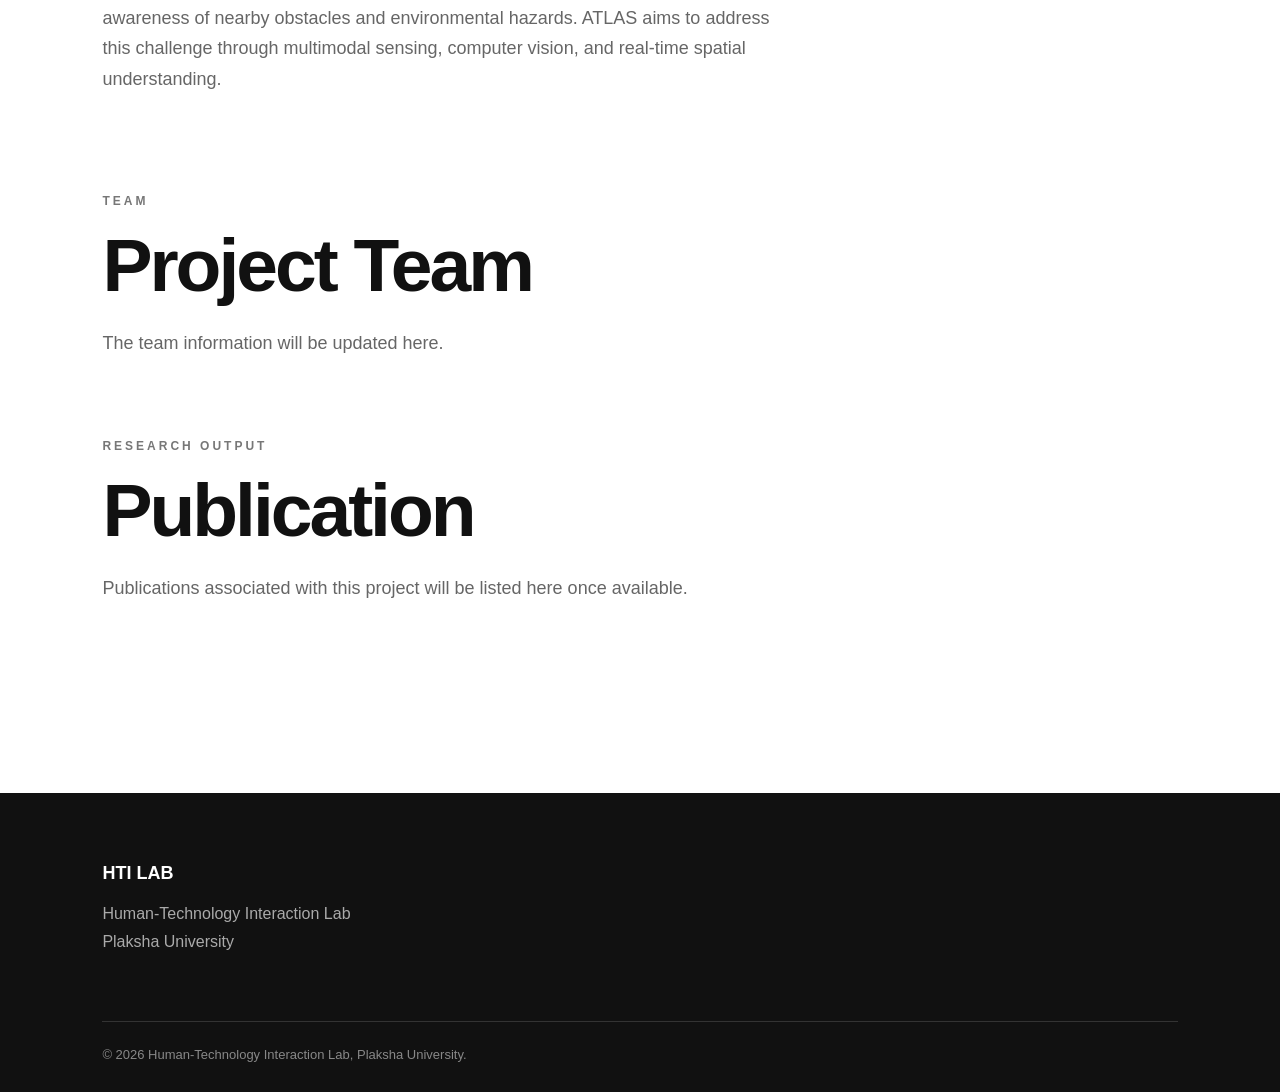
<file: project-2.html>
<!DOCTYPE html>
<html lang="en">

<head>

    <meta charset="UTF-8">

    <meta
        name="viewport"
        content="width=device-width, initial-scale=1.0"
    >

    <title>
        ATLAS | HTI Lab
    </title>

    <link
        rel="stylesheet"
        href="css/research.css"
    >

</head>

<body>

<header class="research-navbar">

    <a href="index.html" class="logo">HTI LAB</a>


    <nav>

        <ul class="research-nav-links">

            <li>
                <a href="index.html">Home</a>
            </li>

            <li>
                <a
                    href="research.html"
                    class="active"
                >
                    Research
                </a>
            </li>

            <li>
                <a href="people.html">People</a>
            </li>

            <li>
                <a href="gallery.html">Gallery</a>
            </li>

            <li>
                <a href="publications.html">Publications</a>
            </li>

            <li>
                <a href="news.html">News</a>
            </li>

            <li>
                <a href="contact.html">Contact</a>
            </li>

        </ul>

    </nav>

</header>


<!-- HERO SECTION -->

<section class="research-hero">

    <div class="research-hero-content">

        <div class="research-label">
            ONGOING PROJECT
        </div>

        <h1>
            ATLAS
        </h1>

        <p>
            Adaptive Technology for Location and Spatial Support:
            An intelligent, low-cost wearable navigation system
            designed to provide real-time obstacle awareness and
            directional guidance to visually impaired individuals.
        </p>

    </div>

</section>


<!-- PROJECT DETAILS -->

<section class="projects-section">


    <!-- ABSTRACT -->

    <div class="research-section-heading">

        <div class="research-label">
            PROJECT
        </div>

        <h2>
            Abstract
        </h2>

        <p>
            ATLAS (Adaptive Technology for Location and Spatial
            Support) is an assistive wearable navigation system
            designed to improve independent mobility for visually
            impaired individuals.

            The system combines computer vision and depth sensing
            to provide real-time environmental awareness without
            depending on pre-built maps, cloud services, or
            expensive depth-sensing hardware.

            Using two VL53L5CX multizone Time-of-Flight (ToF)
            sensors, ATLAS generates an 8×16 depth matrix with
            a 90-degree field of view to identify structural
            hazards such as stairs, drop-offs, and walls.

            A USB camera connected to a Raspberry Pi 5 runs
            YOLOv8 for real-time semantic obstacle detection,
            identifying objects such as people, cars, and chairs.

            A spatial fusion engine combines visual object
            detection with depth information to estimate both
            obstacle identity and distance.

            The system delivers contextual audio alerts and
            directional guidance, functioning as a digital
            "guide dog" to support safer and more independent
            navigation.
        </p>

    </div>


    <!-- PROBLEM STATEMENT -->

    <div class="research-section-heading"
         style="margin-top: 80px;">

        <div class="research-label">
            RESEARCH MOTIVATION
        </div>

        <h2>
            The Problem
        </h2>

        <p>
            How can we build an intelligent, low-cost wearable
            navigation system that delivers real-time obstacle
            awareness and directional guidance to visually
            impaired individuals without pre-built maps,
            cloud dependency, or expensive depth hardware?

            Existing navigation approaches can face limitations
            in providing detailed real-time spatial awareness
            of nearby obstacles and environmental hazards.

            ATLAS aims to address this challenge through
            multimodal sensing, computer vision, and
            real-time spatial understanding.
        </p>

    </div>




   


    <!-- TEAM -->

    <div class="research-section-heading"
         style="margin-top: 100px;">

        <div class="research-label">
            TEAM
        </div>

        <h2>
            Project Team
        </h2>

        <p>
            The team information will be updated here.
        </p>

    </div>


    <!-- PUBLICATION -->

    <div class="research-section-heading"
         style="margin-top: 80px;">

        <div class="research-label">
            RESEARCH OUTPUT
        </div>

        <h2>
            Publication
        </h2>

        <p>
            Publications associated with this project
            will be listed here once available.
        </p>

    </div>


</section>


<!-- FOOTER -->

<footer class="research-footer">

    <div class="research-footer-content">

        <div>

            <h3>
                HTI LAB
            </h3>

            <p>
                Human-Technology Interaction Lab<br>
                Plaksha University
            </p>

        </div>

    </div>


    <div class="research-footer-bottom">

        © 2026 Human-Technology Interaction Lab,
        Plaksha University.

    </div>

</footer>


</body>

</html>
</file>
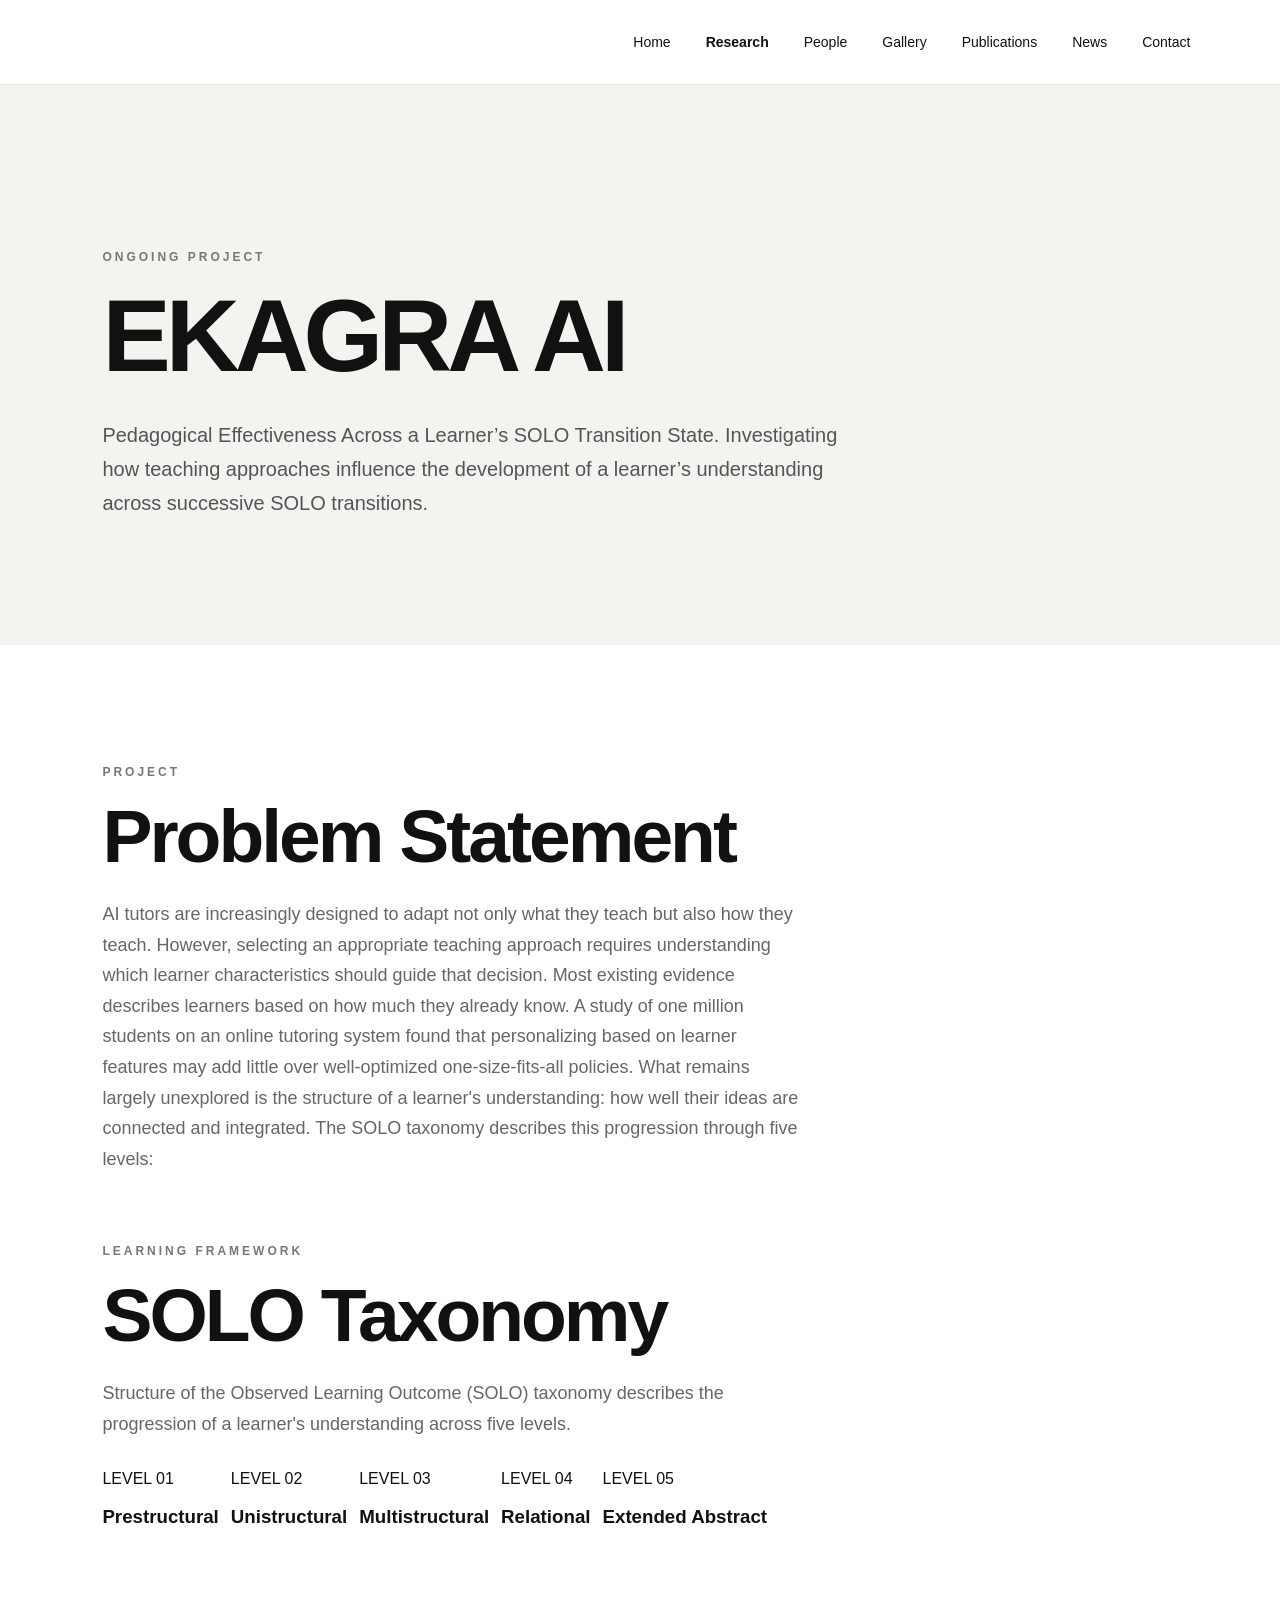
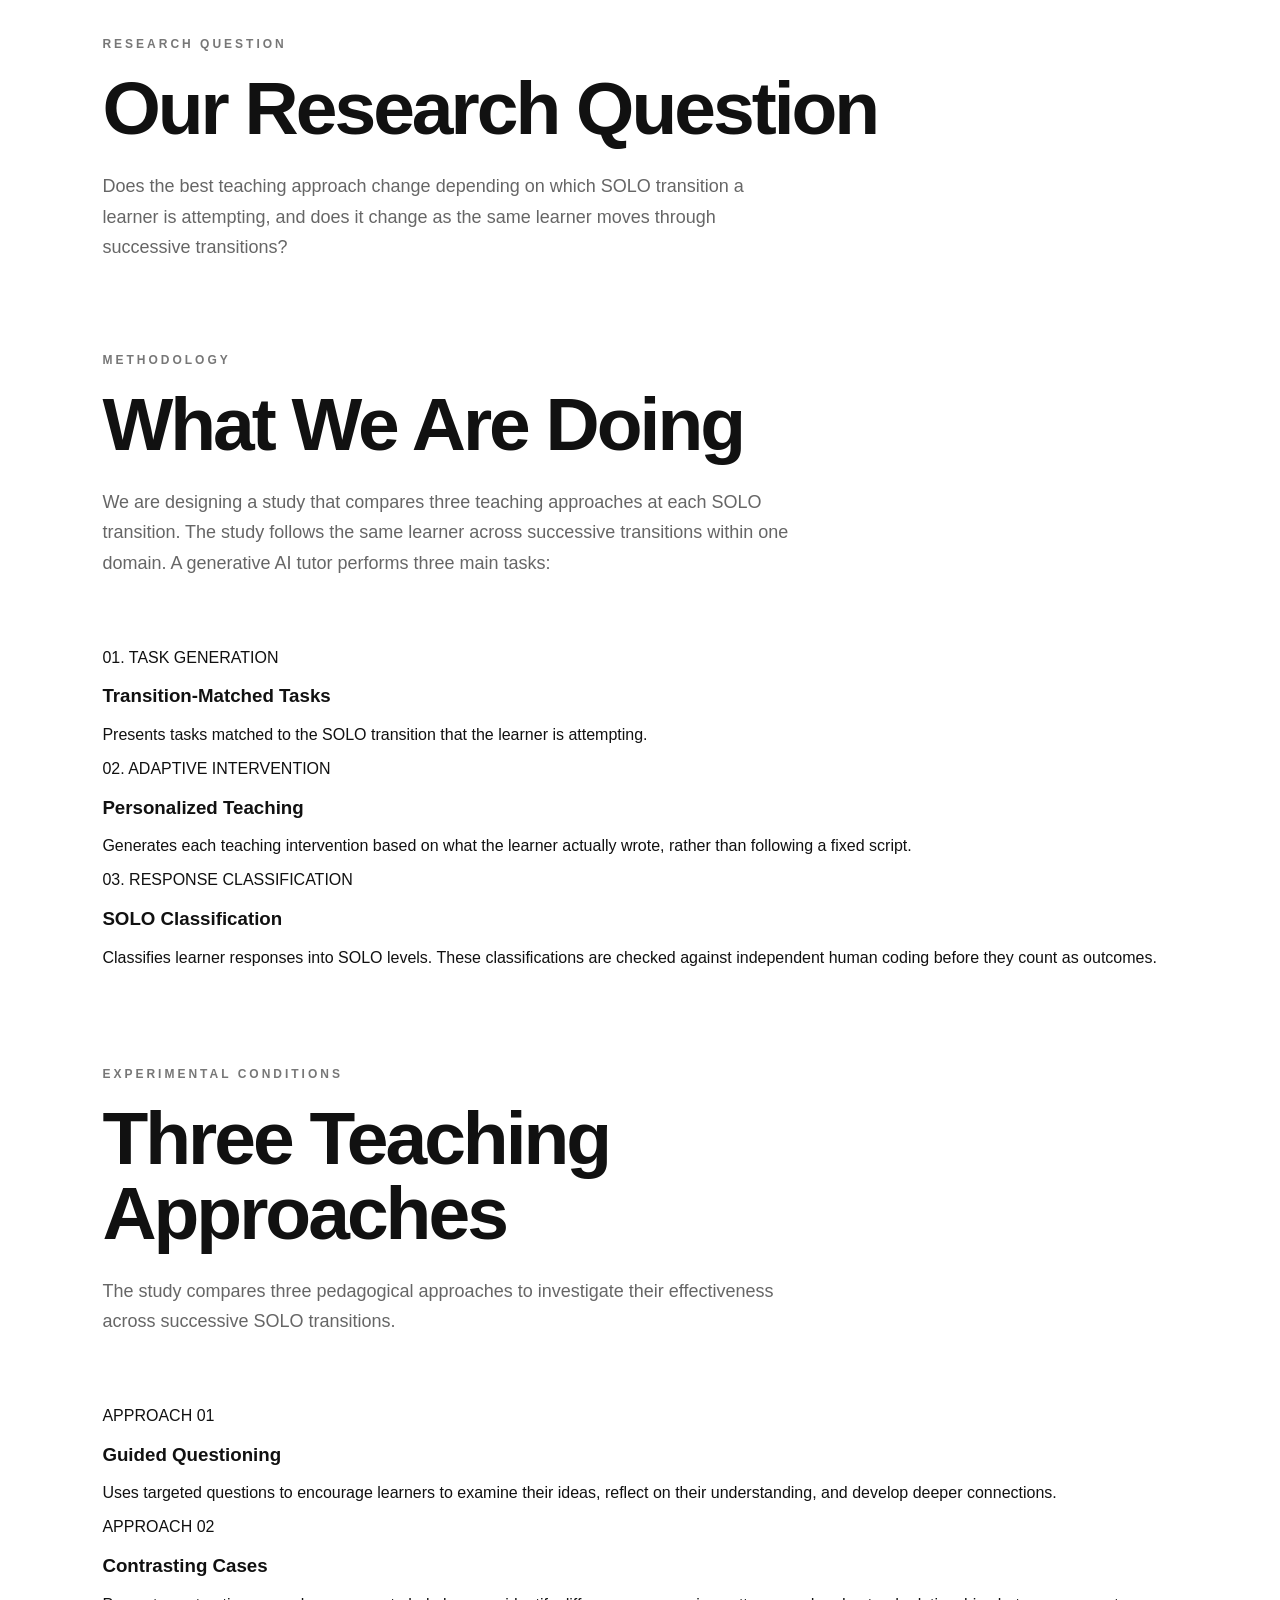
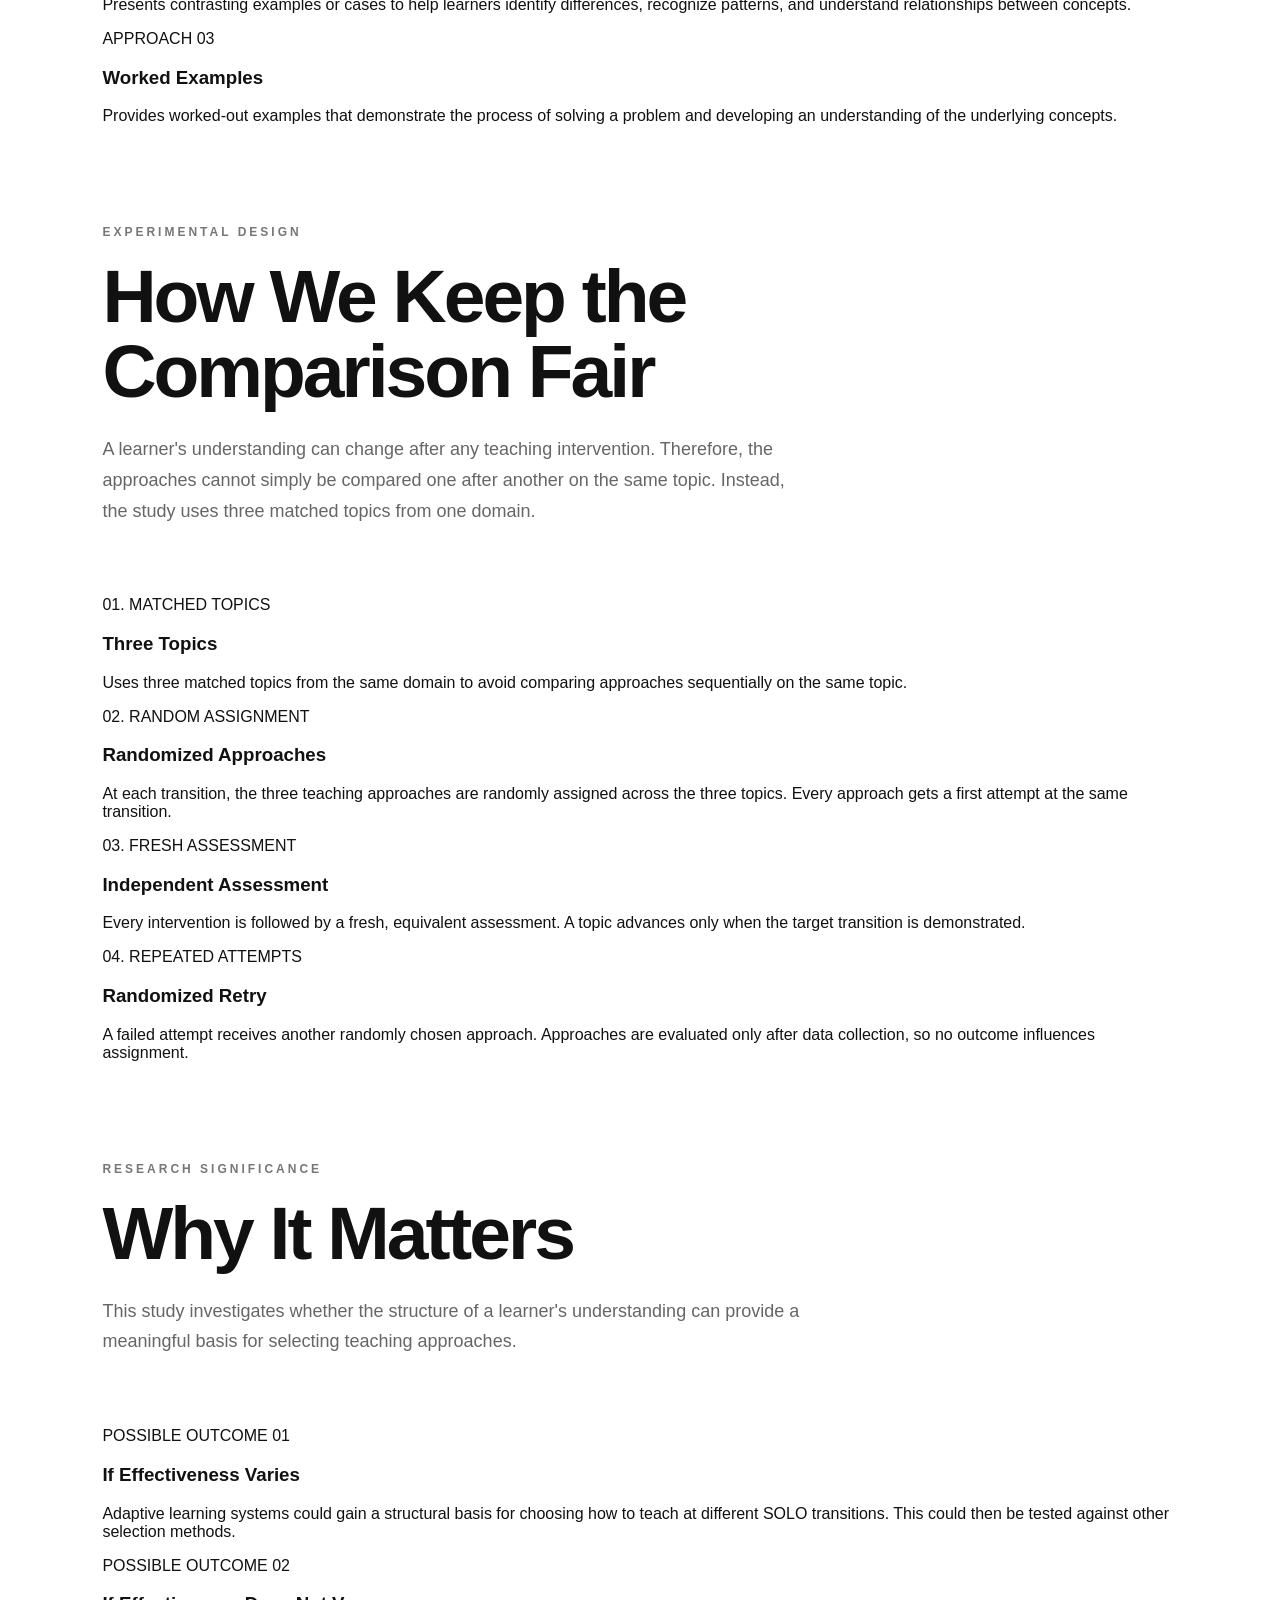
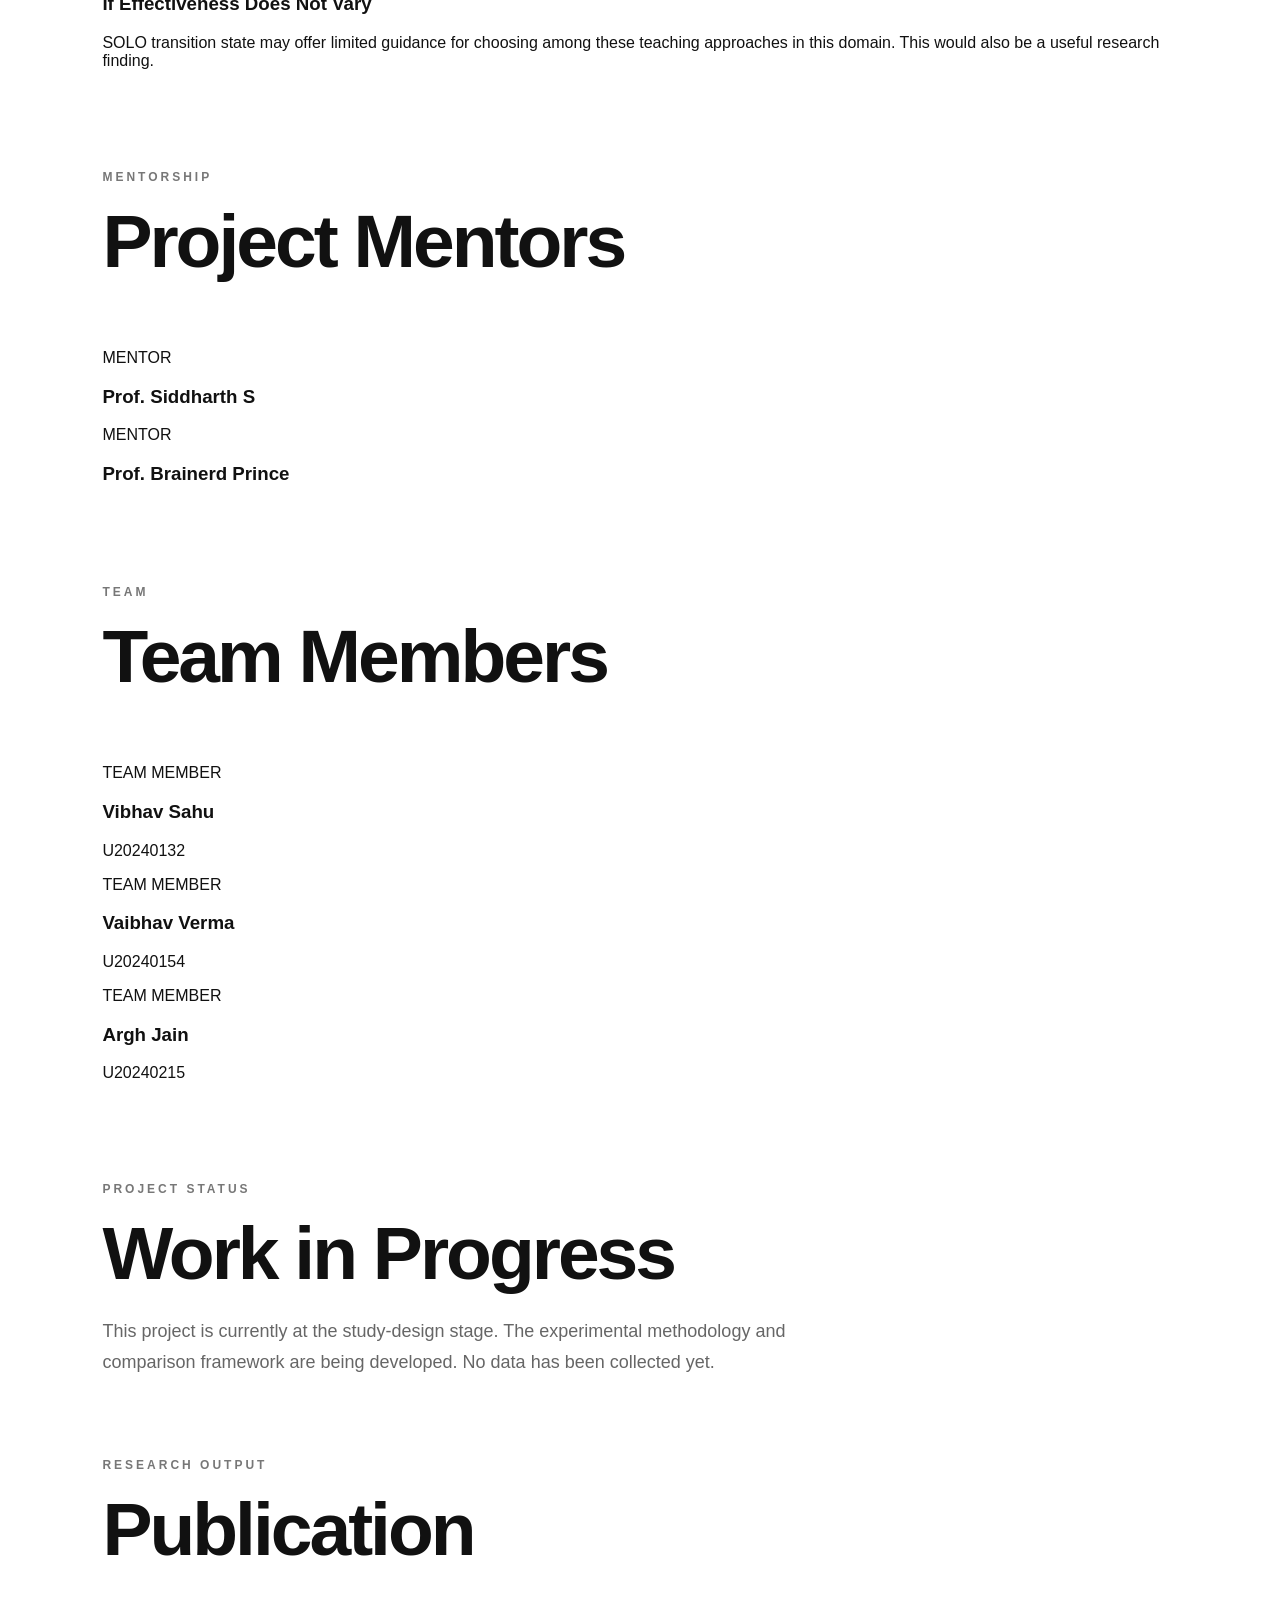
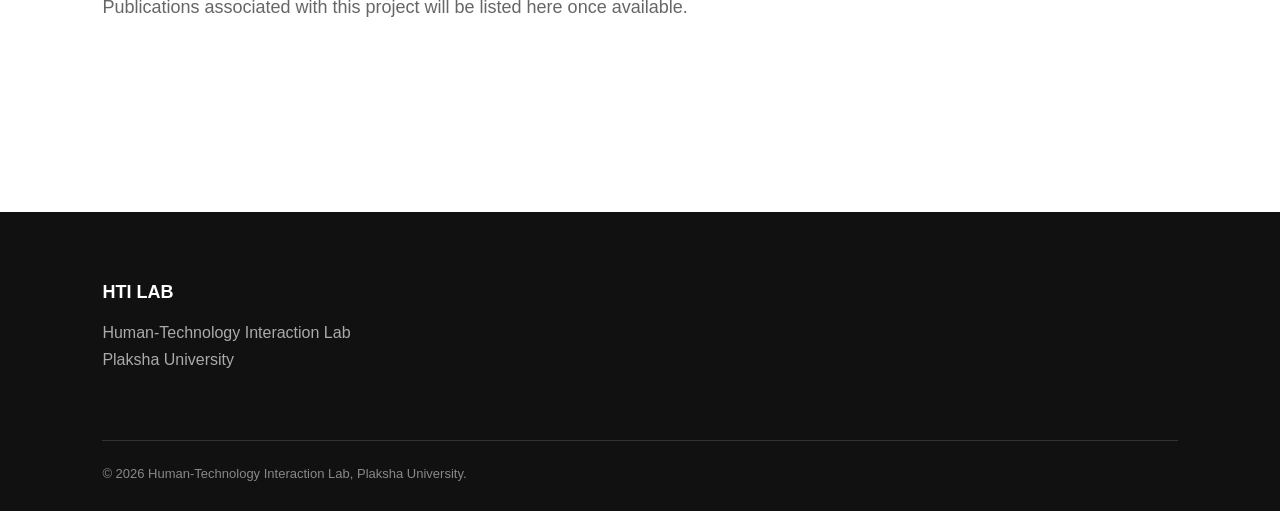
<file: project-3.html>
<!DOCTYPE html>
<html lang="en">

<head>

    <meta charset="UTF-8">

    <meta
        name="viewport"
        content="width=device-width, initial-scale=1.0"
    >

    <title>
        EKAGRA AI | HTI Lab
    </title>

    <link
        rel="stylesheet"
        href="css/research.css"
    >

</head>


<body>


<!-- NAVBAR -->

<header class="research-navbar">

     <a href="index.html" class="research-logo">


    <nav>

        <ul class="research-nav-links">

            <li>
                <a href="index.html">Home</a>
            </li>

            <li>
                <a
                    href="research.html"
                    class="active"
                >
                    Research
                </a>
            </li>

            <li>
                <a href="people.html">People</a>
            </li>

            <li>
                <a href="gallery.html">Gallery</a>
            </li>

            <li>
                <a href="publications.html">Publications</a>
            </li>

            <li>
                <a href="news.html">News</a>
            </li>

            <li>
                <a href="contact.html">Contact</a>
            </li>

        </ul>

    </nav>

</header>



<!-- HERO SECTION -->

<section class="research-hero">

    <div class="research-hero-content">

        <div class="research-label">
            ONGOING PROJECT
        </div>

        <h1>
            EKAGRA AI
        </h1>

        <p>
            Pedagogical Effectiveness Across a Learner’s
            SOLO Transition State.
            Investigating how teaching approaches influence
            the development of a learner’s understanding
            across successive SOLO transitions.
        </p>

    </div>

</section>



<!-- MAIN PROJECT SECTION -->

<section class="projects-section">


    <!-- ABSTRACT / PROBLEM STATEMENT -->

    <div class="research-section-heading">

        <div class="research-label">
            PROJECT
        </div>

        <h2>
            Problem Statement
        </h2>

        <p>
            AI tutors are increasingly designed to adapt not
            only what they teach but also how they teach.
            However, selecting an appropriate teaching
            approach requires understanding which learner
            characteristics should guide that decision.

            Most existing evidence describes learners based
            on how much they already know. A study of one
            million students on an online tutoring system
            found that personalizing based on learner features
            may add little over well-optimized one-size-fits-all
            policies.

            What remains largely unexplored is the structure
            of a learner's understanding: how well their ideas
            are connected and integrated.

            The SOLO taxonomy describes this progression
            through five levels:

        </p>

    </div>



    <!-- SOLO TAXONOMY -->

    <div class="research-section-heading"
         style="margin-top: 45px;">

        <div class="research-label">
            LEARNING FRAMEWORK
        </div>

        <h2>
            SOLO Taxonomy
        </h2>

        <p>
            Structure of the Observed Learning Outcome (SOLO)
            taxonomy describes the progression of a learner's
            understanding across five levels.
        </p>

        <div style="
            display: flex;
            flex-wrap: wrap;
            gap: 12px;
            margin-top: 30px;
        ">

            <div class="member-card">
                <div class="member-info">
                    <span>LEVEL 01</span>
                    <h3>Prestructural</h3>
                </div>
            </div>

            <div class="member-card">
                <div class="member-info">
                    <span>LEVEL 02</span>
                    <h3>Unistructural</h3>
                </div>
            </div>

            <div class="member-card">
                <div class="member-info">
                    <span>LEVEL 03</span>
                    <h3>Multistructural</h3>
                </div>
            </div>

            <div class="member-card">
                <div class="member-info">
                    <span>LEVEL 04</span>
                    <h3>Relational</h3>
                </div>
            </div>

            <div class="member-card">
                <div class="member-info">
                    <span>LEVEL 05</span>
                    <h3>Extended Abstract</h3>
                </div>
            </div>

        </div>

    </div>



    <!-- RESEARCH QUESTION -->

    <div class="research-section-heading"
         style="margin-top: 90px;">

        <div class="research-label">
            RESEARCH QUESTION
        </div>

        <h2>
            Our Research Question
        </h2>

        <p>
            Does the best teaching approach change depending
            on which SOLO transition a learner is attempting,
            and does it change as the same learner moves
            through successive transitions?
        </p>

    </div>



    <!-- SOLUTION -->

    <div class="research-section-heading"
         style="margin-top: 90px;">

        <div class="research-label">
            METHODOLOGY
        </div>

        <h2>
            What We Are Doing
        </h2>

        <p>
            We are designing a study that compares three
            teaching approaches at each SOLO transition.
            The study follows the same learner across
            successive transitions within one domain.

            A generative AI tutor performs three main tasks:
        </p>

    </div>



    <!-- AI TUTOR FUNCTIONS -->

    <div class="people-grid">

        <article class="member-card">

            <div class="member-info">

                <span>01. TASK GENERATION</span>

                <h3>
                    Transition-Matched Tasks
                </h3>

                <p>
                    Presents tasks matched to the SOLO
                    transition that the learner is attempting.
                </p>

            </div>

        </article>


        <article class="member-card">

            <div class="member-info">

                <span>02. ADAPTIVE INTERVENTION</span>

                <h3>
                    Personalized Teaching
                </h3>

                <p>
                    Generates each teaching intervention
                    based on what the learner actually wrote,
                    rather than following a fixed script.
                </p>

            </div>

        </article>


        <article class="member-card">

            <div class="member-info">

                <span>03. RESPONSE CLASSIFICATION</span>

                <h3>
                    SOLO Classification
                </h3>

                <p>
                    Classifies learner responses into SOLO
                    levels. These classifications are checked
                    against independent human coding before
                    they count as outcomes.
                </p>

            </div>

        </article>

    </div>



    <!-- TEACHING APPROACHES -->

    <div class="research-section-heading"
         style="margin-top: 100px;">

        <div class="research-label">
            EXPERIMENTAL CONDITIONS
        </div>

        <h2>
            Three Teaching Approaches
        </h2>

        <p>
            The study compares three pedagogical approaches
            to investigate their effectiveness across
            successive SOLO transitions.
        </p>

    </div>



    <div class="people-grid">


        <article class="member-card">

            <div class="member-info">

                <span>APPROACH 01</span>

                <h3>
                    Guided Questioning
                </h3>

                <p>
                    Uses targeted questions to encourage
                    learners to examine their ideas,
                    reflect on their understanding,
                    and develop deeper connections.
                </p>

            </div>

        </article>



        <article class="member-card">

            <div class="member-info">

                <span>APPROACH 02</span>

                <h3>
                    Contrasting Cases
                </h3>

                <p>
                    Presents contrasting examples or cases
                    to help learners identify differences,
                    recognize patterns, and understand
                    relationships between concepts.
                </p>

            </div>

        </article>



        <article class="member-card">

            <div class="member-info">

                <span>APPROACH 03</span>

                <h3>
                    Worked Examples
                </h3>

                <p>
                    Provides worked-out examples that
                    demonstrate the process of solving
                    a problem and developing an
                    understanding of the underlying concepts.
                </p>

            </div>

        </article>


    </div>



    <!-- FAIR COMPARISON -->

    <div class="research-section-heading"
         style="margin-top: 100px;">

        <div class="research-label">
            EXPERIMENTAL DESIGN
        </div>

        <h2>
            How We Keep the Comparison Fair
        </h2>

        <p>
            A learner's understanding can change after
            any teaching intervention. Therefore, the
            approaches cannot simply be compared one
            after another on the same topic.

            Instead, the study uses three matched topics
            from one domain.
        </p>

    </div>



    <div class="people-grid">


        <article class="member-card">

            <div class="member-info">

                <span>01. MATCHED TOPICS</span>

                <h3>
                    Three Topics
                </h3>

                <p>
                    Uses three matched topics from the
                    same domain to avoid comparing
                    approaches sequentially on the
                    same topic.
                </p>

            </div>

        </article>



        <article class="member-card">

            <div class="member-info">

                <span>02. RANDOM ASSIGNMENT</span>

                <h3>
                    Randomized Approaches
                </h3>

                <p>
                    At each transition, the three teaching
                    approaches are randomly assigned
                    across the three topics. Every approach
                    gets a first attempt at the same transition.
                </p>

            </div>

        </article>



        <article class="member-card">

            <div class="member-info">

                <span>03. FRESH ASSESSMENT</span>

                <h3>
                    Independent Assessment
                </h3>

                <p>
                    Every intervention is followed by a
                    fresh, equivalent assessment. A topic
                    advances only when the target transition
                    is demonstrated.
                </p>

            </div>

        </article>



        <article class="member-card">

            <div class="member-info">

                <span>04. REPEATED ATTEMPTS</span>

                <h3>
                    Randomized Retry
                </h3>

                <p>
                    A failed attempt receives another
                    randomly chosen approach. Approaches
                    are evaluated only after data collection,
                    so no outcome influences assignment.
                </p>

            </div>

        </article>


    </div>



    <!-- WHY IT MATTERS -->

    <div class="research-section-heading"
         style="margin-top: 100px;">

        <div class="research-label">
            RESEARCH SIGNIFICANCE
        </div>

        <h2>
            Why It Matters
        </h2>

        <p>
            This study investigates whether the structure
            of a learner's understanding can provide a
            meaningful basis for selecting teaching approaches.
        </p>

    </div>



    <div class="people-grid">


        <article class="member-card">

            <div class="member-info">

                <span>POSSIBLE OUTCOME 01</span>

                <h3>
                    If Effectiveness Varies
                </h3>

                <p>
                    Adaptive learning systems could gain
                    a structural basis for choosing how to
                    teach at different SOLO transitions.
                    This could then be tested against
                    other selection methods.
                </p>

            </div>

        </article>



        <article class="member-card">

            <div class="member-info">

                <span>POSSIBLE OUTCOME 02</span>

                <h3>
                    If Effectiveness Does Not Vary
                </h3>

                <p>
                    SOLO transition state may offer limited
                    guidance for choosing among these
                    teaching approaches in this domain.
                    This would also be a useful research finding.
                </p>

            </div>

        </article>


    </div>



    <!-- MENTORS -->

    <div class="research-section-heading"
         style="margin-top: 100px;">

        <div class="research-label">
            MENTORSHIP
        </div>

        <h2>
            Project Mentors
        </h2>

    </div>



    <div class="people-grid">


        <article class="member-card">

            <div class="member-info">

                <span>MENTOR</span>

                <h3>
                    Prof. Siddharth S
                </h3>

            </div>

        </article>



        <article class="member-card">

            <div class="member-info">

                <span>MENTOR</span>

                <h3>
                    Prof. Brainerd Prince
                </h3>

            </div>

        </article>


    </div>



    <!-- TEAM MEMBERS -->

    <div class="research-section-heading"
         style="margin-top: 100px;">

        <div class="research-label">
            TEAM
        </div>

        <h2>
            Team Members
        </h2>

    </div>



    <div class="people-grid">


        <article class="member-card">

            <div class="member-info">

                <span>TEAM MEMBER</span>

                <h3>
                    Vibhav Sahu
                </h3>

                <p class="member-position">
                    U20240132
                </p>

            </div>

        </article>



        <article class="member-card">

            <div class="member-info">

                <span>TEAM MEMBER</span>

                <h3>
                    Vaibhav Verma
                </h3>

                <p class="member-position">
                    U20240154
                </p>

            </div>

        </article>



        <article class="member-card">

            <div class="member-info">

                <span>TEAM MEMBER</span>

                <h3>
                    Argh Jain
                </h3>

                <p class="member-position">
                    U20240215
                </p>

            </div>

        </article>


    </div>



    <!-- PROJECT STATUS -->

    <div class="research-section-heading"
         style="margin-top: 100px;">

        <div class="research-label">
            PROJECT STATUS
        </div>

        <h2>
            Work in Progress
        </h2>

        <p>
            This project is currently at the study-design
            stage. The experimental methodology and
            comparison framework are being developed.

            No data has been collected yet.
        </p>

    </div>



    <!-- PUBLICATION -->

    <div class="research-section-heading"
         style="margin-top: 80px;">

        <div class="research-label">
            RESEARCH OUTPUT
        </div>

        <h2>
            Publication
        </h2>

        <p>
            Publications associated with this project
            will be listed here once available.
        </p>

    </div>


</section>



<!-- FOOTER -->

<footer class="research-footer">

    <div class="research-footer-content">

        <div>

            <h3>
                HTI LAB
            </h3>

            <p>
                Human-Technology Interaction Lab<br>
                Plaksha University
            </p>

        </div>

    </div>


    <div class="research-footer-bottom">

        © 2026 Human-Technology Interaction Lab,
        Plaksha University.

    </div>

</footer>


</body>

</html>
</file>
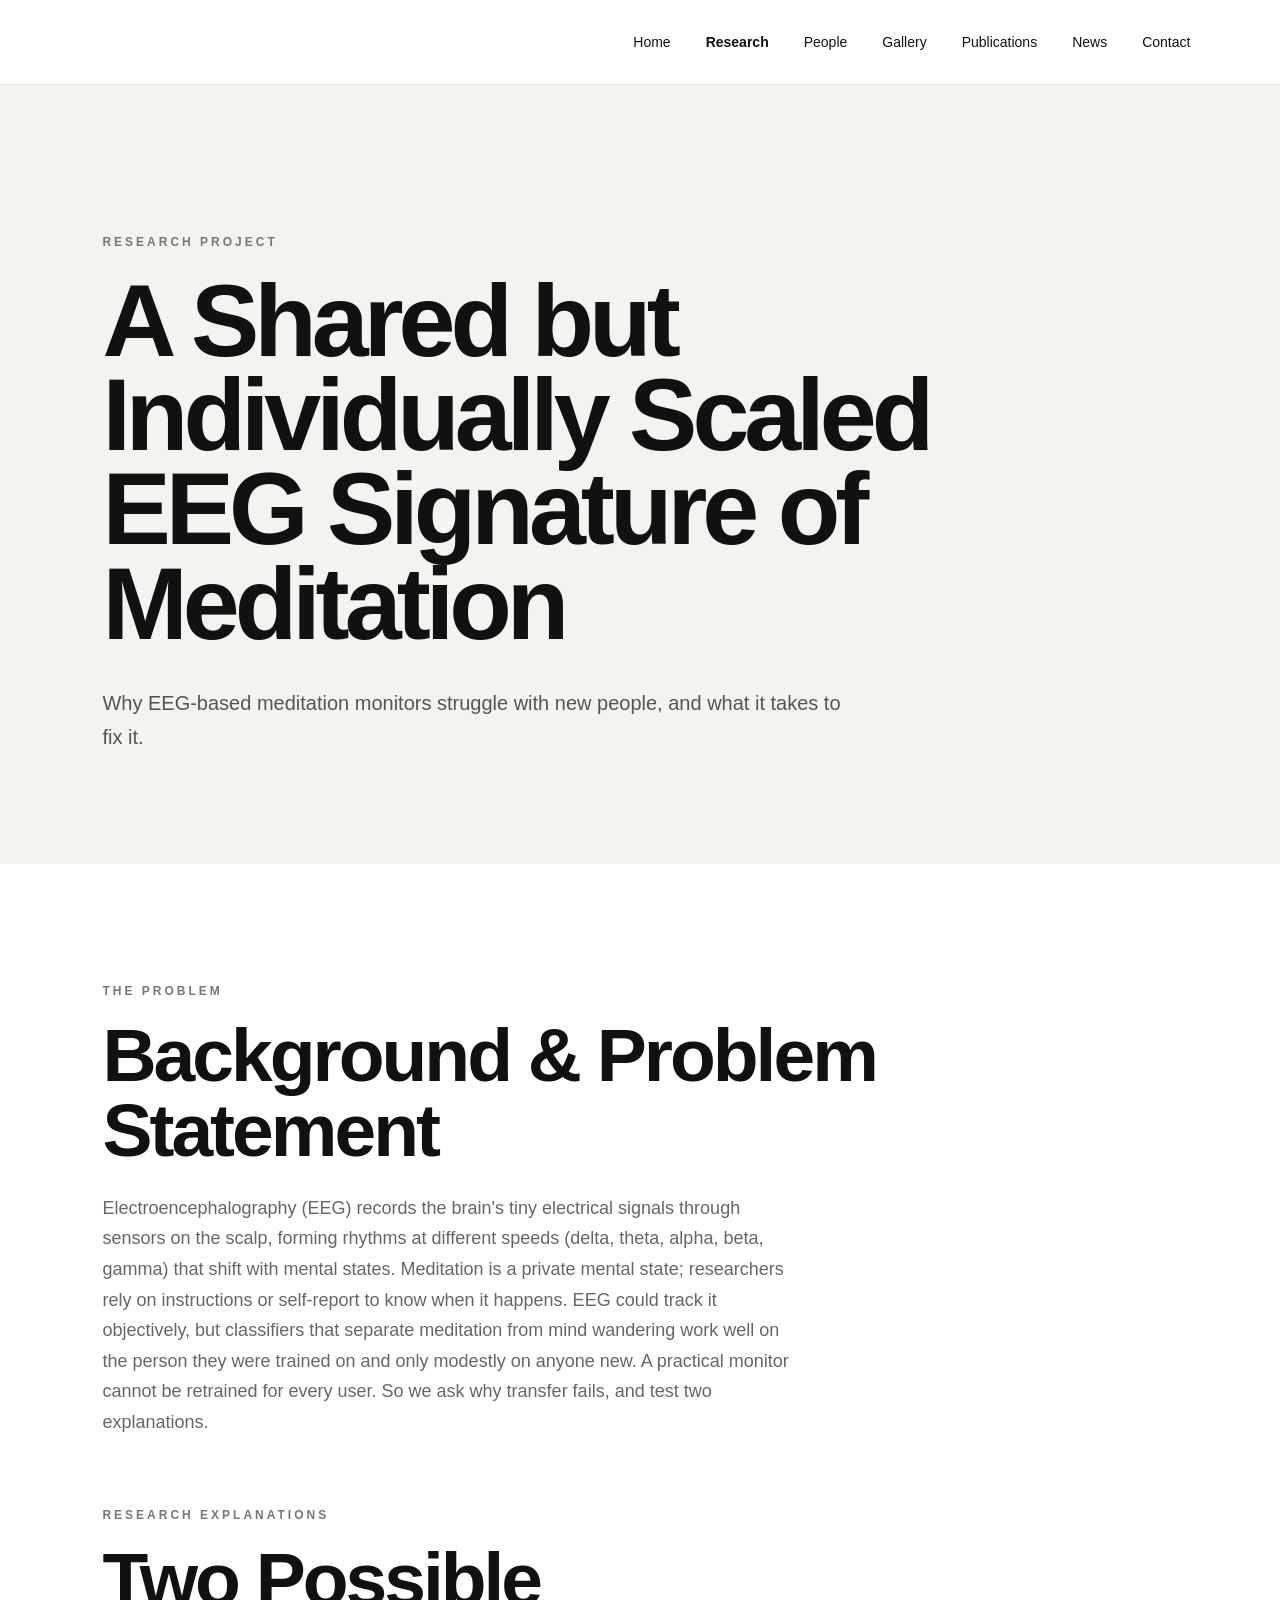
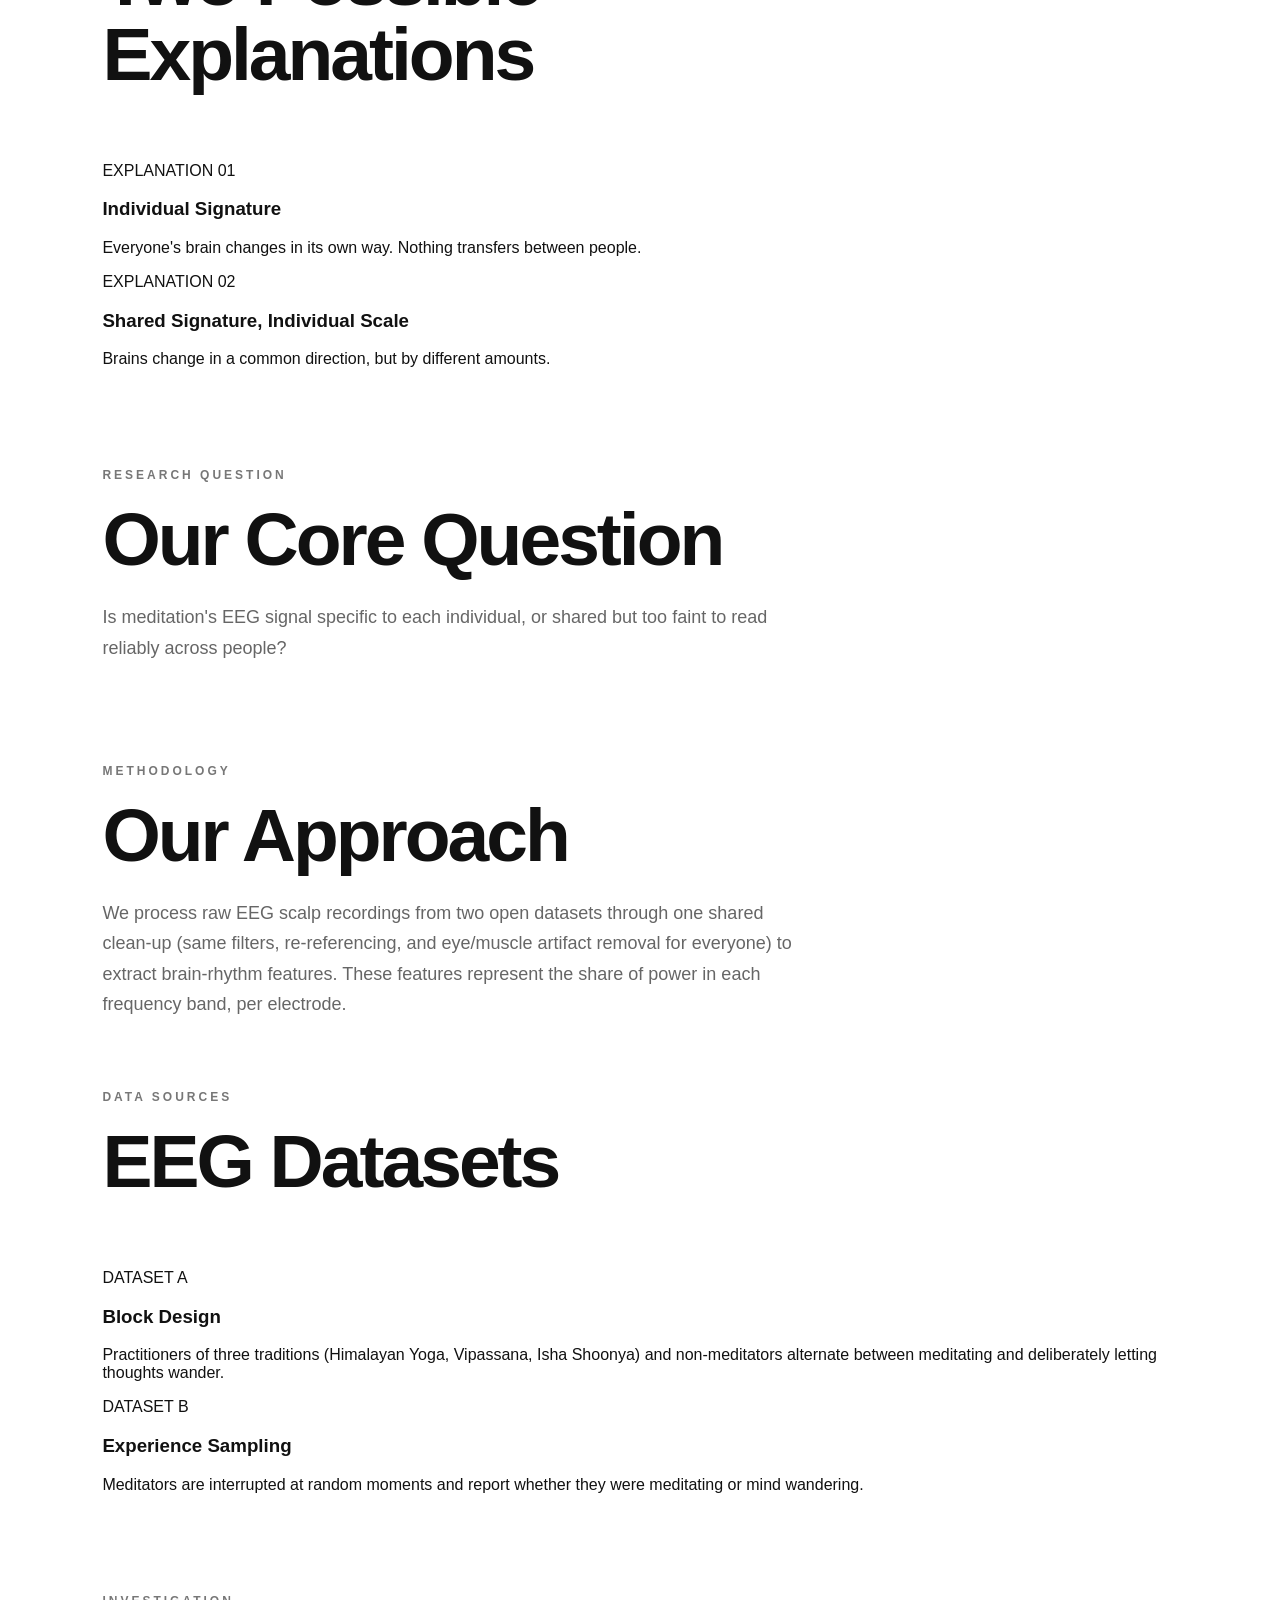
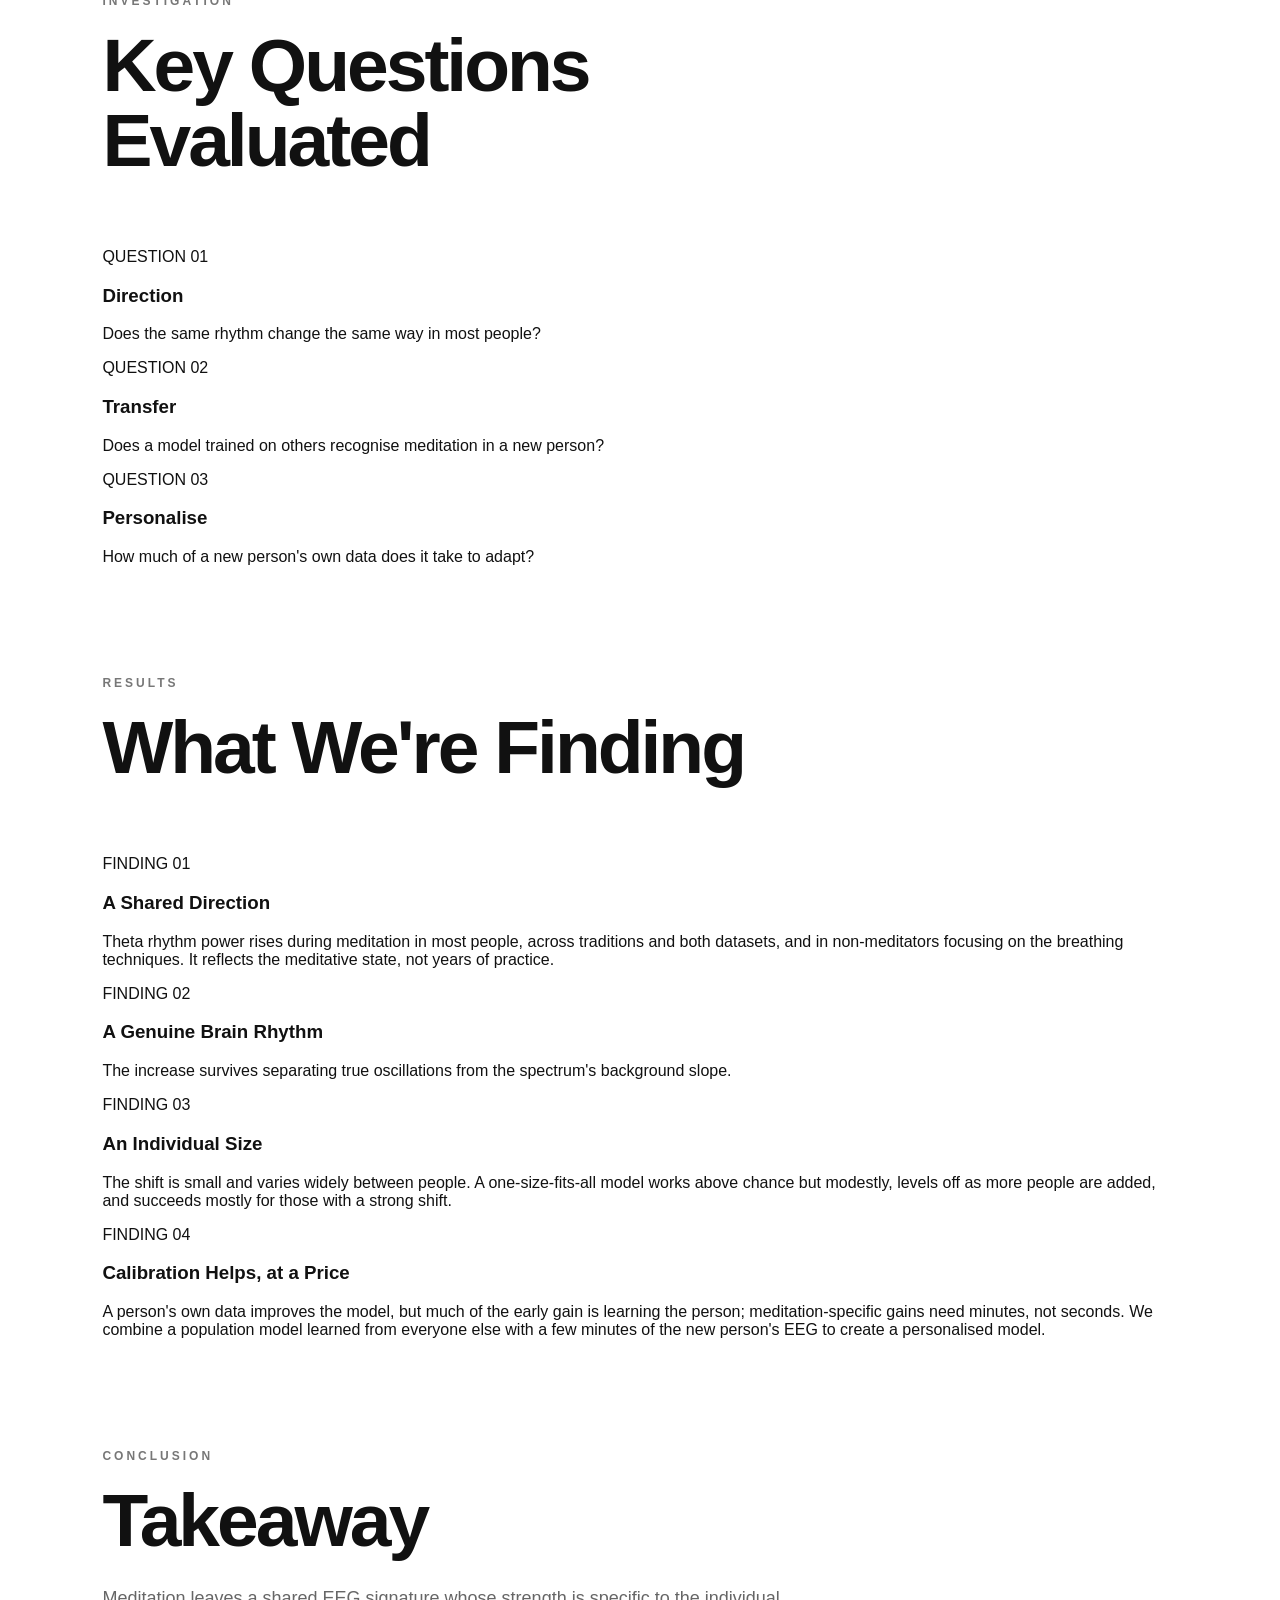
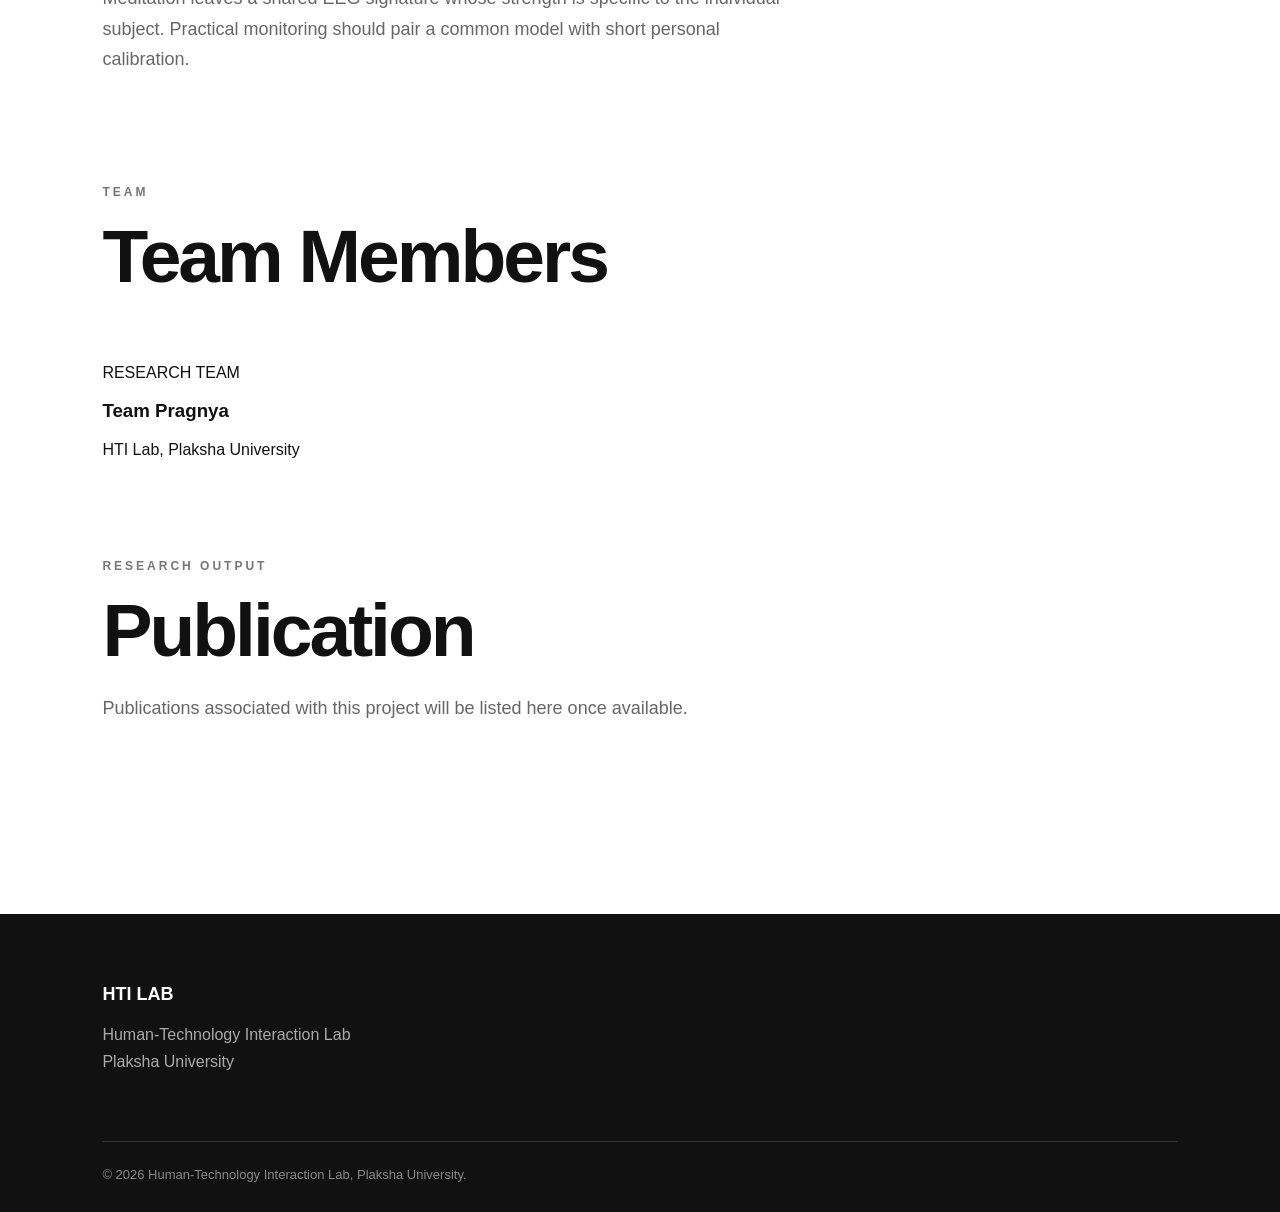
<file: project-4.html>
<!DOCTYPE html>
<html lang="en">

<head>

    <meta charset="UTF-8">

    <meta
        name="viewport"
        content="width=device-width, initial-scale=1.0"
    >

    <title>
        EEG Signature of Meditation | HTI Lab
    </title>

    <link
        rel="stylesheet"
        href="css/research.css"
    >

</head>


<body>


<!-- NAVBAR -->

<header class="research-navbar">

     <a href="index.html" class="research-logo">

    <nav>

        <ul class="research-nav-links">

            <li>
                <a href="index.html">Home</a>
            </li>

            <li>
                <a href="research.html" class="active">
                    Research
                </a>
            </li>

            <li>
                <a href="people.html">People</a>
            </li>

            <li>
                <a href="gallery.html">Gallery</a>
            </li>

            <li>
                <a href="publications.html">Publications</a>
            </li>

            <li>
                <a href="news.html">News</a>
            </li>

            <li>
                <a href="contact.html">Contact</a>
            </li>

        </ul>

    </nav>

</header>



<!-- HERO SECTION -->

<section class="research-hero">

    <div class="research-hero-content">

        <div class="research-label">
            RESEARCH PROJECT
        </div>

        <h1>
            A Shared but Individually Scaled
            EEG Signature of Meditation
        </h1>

        <p>
            Why EEG-based meditation monitors struggle
            with new people, and what it takes to fix it.
        </p>

    </div>

</section>



<!-- MAIN PROJECT SECTION -->

<section class="projects-section">


    <!-- BACKGROUND AND PROBLEM STATEMENT -->

    <div class="research-section-heading">

        <div class="research-label">
            THE PROBLEM
        </div>

        <h2>
            Background & Problem Statement
        </h2>

        <p>
            Electroencephalography (EEG) records the brain's
            tiny electrical signals through sensors on the
            scalp, forming rhythms at different speeds
            (delta, theta, alpha, beta, gamma) that shift
            with mental states.

            Meditation is a private mental state;
            researchers rely on instructions or self-report
            to know when it happens.

            EEG could track it objectively, but classifiers
            that separate meditation from mind wandering
            work well on the person they were trained on
            and only modestly on anyone new.

            A practical monitor cannot be retrained
            for every user.

            So we ask why transfer fails, and test
            two explanations.
        </p>

    </div>



    <!-- EXPLANATIONS -->

    <div class="research-section-heading"
         style="margin-top: 70px;">

        <div class="research-label">
            RESEARCH EXPLANATIONS
        </div>

        <h2>
            Two Possible Explanations
        </h2>

    </div>



    <div class="people-grid">


        <article class="member-card">

            <div class="member-info">

                <span>EXPLANATION 01</span>

                <h3>
                    Individual Signature
                </h3>

                <p>
                    Everyone's brain changes in its own way.
                    Nothing transfers between people.
                </p>

            </div>

        </article>



        <article class="member-card">

            <div class="member-info">

                <span>EXPLANATION 02</span>

                <h3>
                    Shared Signature, Individual Scale
                </h3>

                <p>
                    Brains change in a common direction,
                    but by different amounts.
                </p>

            </div>

        </article>


    </div>



    <!-- RESEARCH QUESTION -->

    <div class="research-section-heading"
         style="margin-top: 100px;">

        <div class="research-label">
            RESEARCH QUESTION
        </div>

        <h2>
            Our Core Question
        </h2>

        <p>
            Is meditation's EEG signal specific to each
            individual, or shared but too faint to read
            reliably across people?
        </p>

    </div>



    <!-- METHODOLOGY -->

    <div class="research-section-heading"
         style="margin-top: 100px;">

        <div class="research-label">
            METHODOLOGY
        </div>

        <h2>
            Our Approach
        </h2>

        <p>
            We process raw EEG scalp recordings from two
            open datasets through one shared clean-up
            (same filters, re-referencing, and eye/muscle
            artifact removal for everyone) to extract
            brain-rhythm features.

            These features represent the share of power
            in each frequency band, per electrode.
        </p>

    </div>



    <!-- DATASETS -->

    <div class="research-section-heading"
         style="margin-top: 70px;">

        <div class="research-label">
            DATA SOURCES
        </div>

        <h2>
            EEG Datasets
        </h2>

    </div>



    <div class="people-grid">


        <article class="member-card">

            <div class="member-info">

                <span>DATASET A</span>

                <h3>
                    Block Design
                </h3>

                <p>
                    Practitioners of three traditions
                    (Himalayan Yoga, Vipassana, Isha Shoonya)
                    and non-meditators alternate between
                    meditating and deliberately letting
                    thoughts wander.
                </p>

            </div>

        </article>



        <article class="member-card">

            <div class="member-info">

                <span>DATASET B</span>

                <h3>
                    Experience Sampling
                </h3>

                <p>
                    Meditators are interrupted at random
                    moments and report whether they were
                    meditating or mind wandering.
                </p>

            </div>

        </article>


    </div>



    <!-- KEY QUESTIONS -->

    <div class="research-section-heading"
         style="margin-top: 100px;">

        <div class="research-label">
            INVESTIGATION
        </div>

        <h2>
            Key Questions Evaluated
        </h2>

    </div>



    <div class="people-grid">


        <article class="member-card">

            <div class="member-info">

                <span>QUESTION 01</span>

                <h3>
                    Direction
                </h3>

                <p>
                    Does the same rhythm change the same
                    way in most people?
                </p>

            </div>

        </article>



        <article class="member-card">

            <div class="member-info">

                <span>QUESTION 02</span>

                <h3>
                    Transfer
                </h3>

                <p>
                    Does a model trained on others
                    recognise meditation in a new person?
                </p>

            </div>

        </article>



        <article class="member-card">

            <div class="member-info">

                <span>QUESTION 03</span>

                <h3>
                    Personalise
                </h3>

                <p>
                    How much of a new person's own data
                    does it take to adapt?
                </p>

            </div>

        </article>


    </div>



    <!-- RESULTS -->

    <div class="research-section-heading"
         style="margin-top: 110px;">

        <div class="research-label">
            RESULTS
        </div>

        <h2>
            What We're Finding
        </h2>

    </div>



    <div class="people-grid">


        <article class="member-card">

            <div class="member-info">

                <span>FINDING 01</span>

                <h3>
                    A Shared Direction
                </h3>

                <p>
                    Theta rhythm power rises during meditation
                    in most people, across traditions and both
                    datasets, and in non-meditators focusing
                    on the breathing techniques.

                    It reflects the meditative state,
                    not years of practice.
                </p>

            </div>

        </article>



        <article class="member-card">

            <div class="member-info">

                <span>FINDING 02</span>

                <h3>
                    A Genuine Brain Rhythm
                </h3>

                <p>
                    The increase survives separating
                    true oscillations from the spectrum's
                    background slope.
                </p>

            </div>

        </article>



        <article class="member-card">

            <div class="member-info">

                <span>FINDING 03</span>

                <h3>
                    An Individual Size
                </h3>

                <p>
                    The shift is small and varies widely
                    between people.

                    A one-size-fits-all model works above
                    chance but modestly, levels off as
                    more people are added, and succeeds
                    mostly for those with a strong shift.
                </p>

            </div>

        </article>



        <article class="member-card">

            <div class="member-info">

                <span>FINDING 04</span>

                <h3>
                    Calibration Helps, at a Price
                </h3>

                <p>
                    A person's own data improves the model,
                    but much of the early gain is learning
                    the person; meditation-specific gains
                    need minutes, not seconds.

                    We combine a population model learned
                    from everyone else with a few minutes
                    of the new person's EEG to create
                    a personalised model.
                </p>

            </div>

        </article>


    </div>



    <!-- CONCLUSION -->

    <div class="research-section-heading"
         style="margin-top: 110px;">

        <div class="research-label">
            CONCLUSION
        </div>

        <h2>
            Takeaway
        </h2>

        <p>
            Meditation leaves a shared EEG signature
            whose strength is specific to the individual
            subject.

            Practical monitoring should pair a common
            model with short personal calibration.
        </p>

    </div>



    <!-- TEAM -->

    <div class="research-section-heading"
         style="margin-top: 110px;">

        <div class="research-label">
            TEAM
        </div>

        <h2>
            Team Members
        </h2>

    </div>



    <div class="people-grid">


        <article class="member-card">

            <div class="member-info">

                <span>RESEARCH TEAM</span>

                <h3>
                    Team Pragnya
                </h3>

                <p class="member-position">
                    HTI Lab, Plaksha University
                </p>

            </div>

        </article>


    </div>



    <!-- PUBLICATION -->

    <div class="research-section-heading"
         style="margin-top: 100px;">

        <div class="research-label">
            RESEARCH OUTPUT
        </div>

        <h2>
            Publication
        </h2>

        <p>
            Publications associated with this project
            will be listed here once available.
        </p>

    </div>


</section>



<!-- FOOTER -->

<footer class="research-footer">

    <div class="research-footer-content">

        <div>

            <h3>
                HTI LAB
            </h3>

            <p>
                Human-Technology Interaction Lab<br>
                Plaksha University
            </p>

        </div>

    </div>


    <div class="research-footer-bottom">

        © 2026 Human-Technology Interaction Lab,
        Plaksha University.

    </div>

</footer>


</body>

</html>
</file>
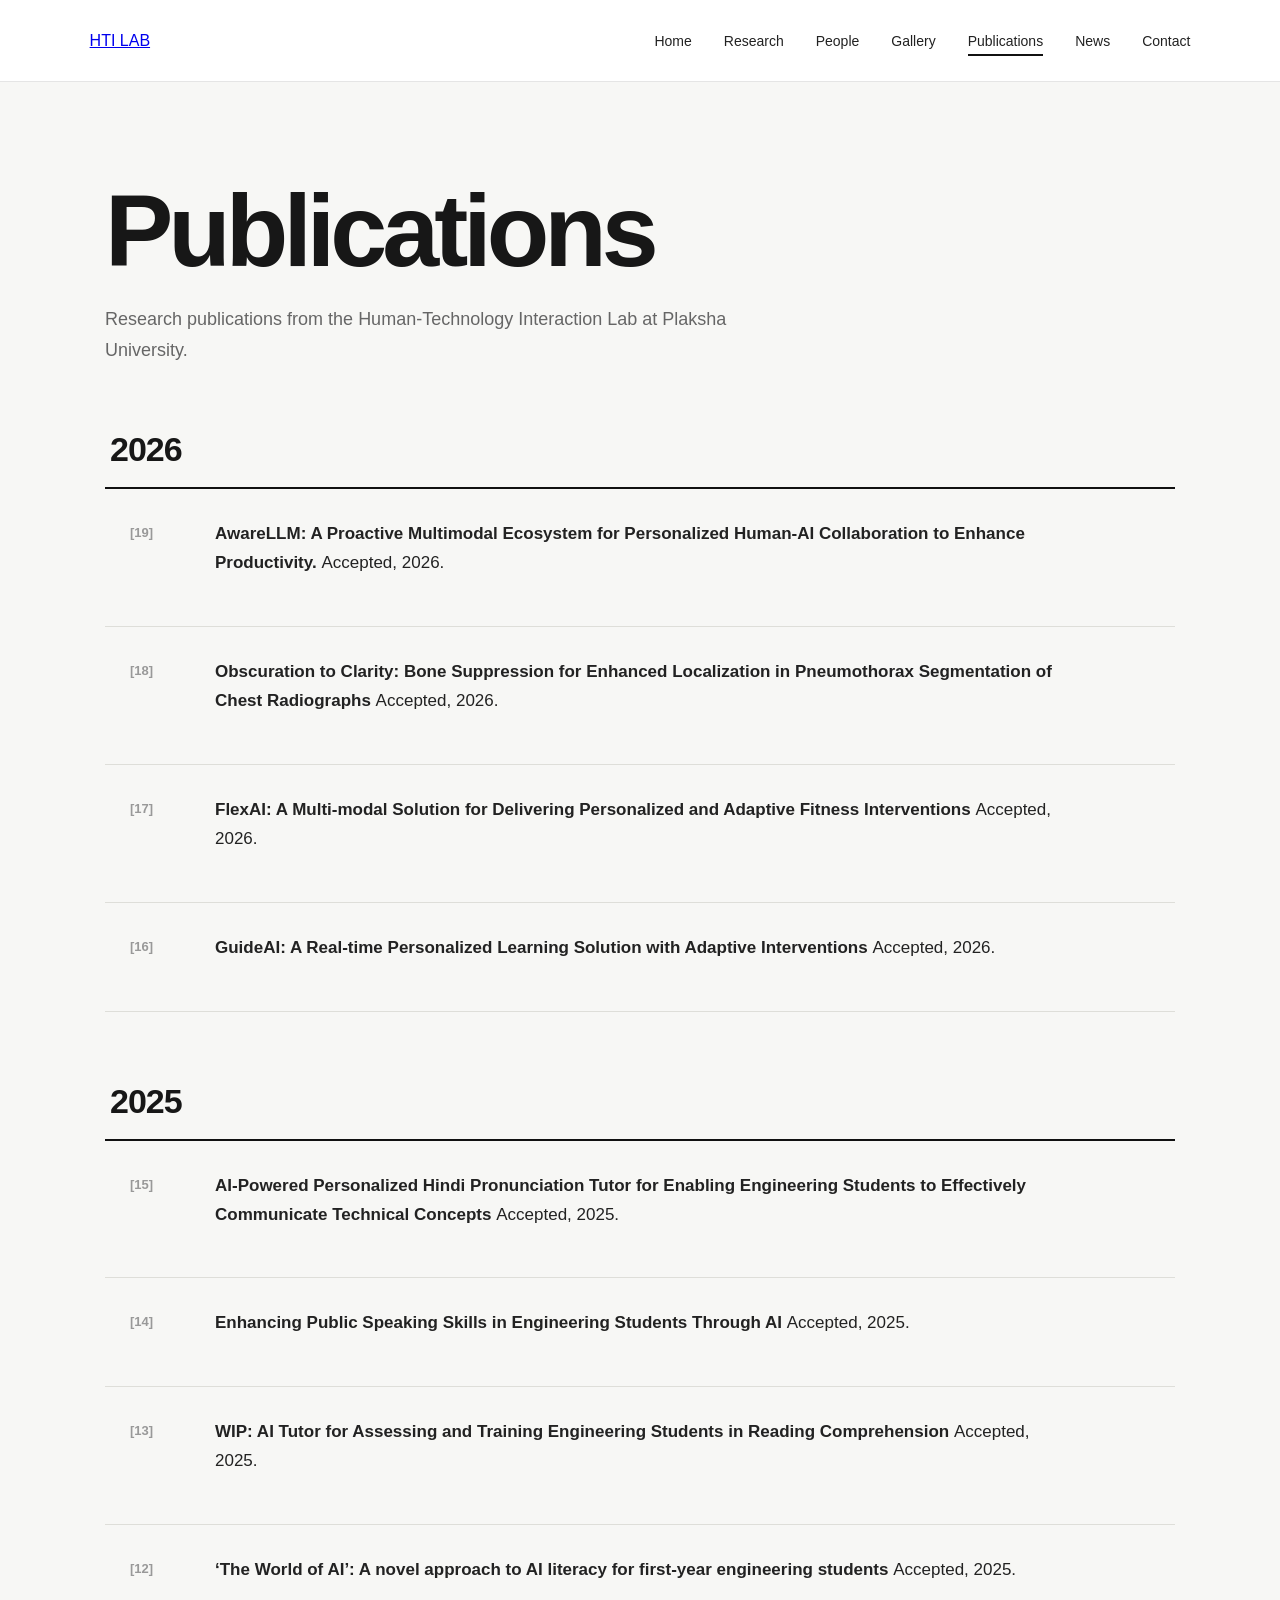
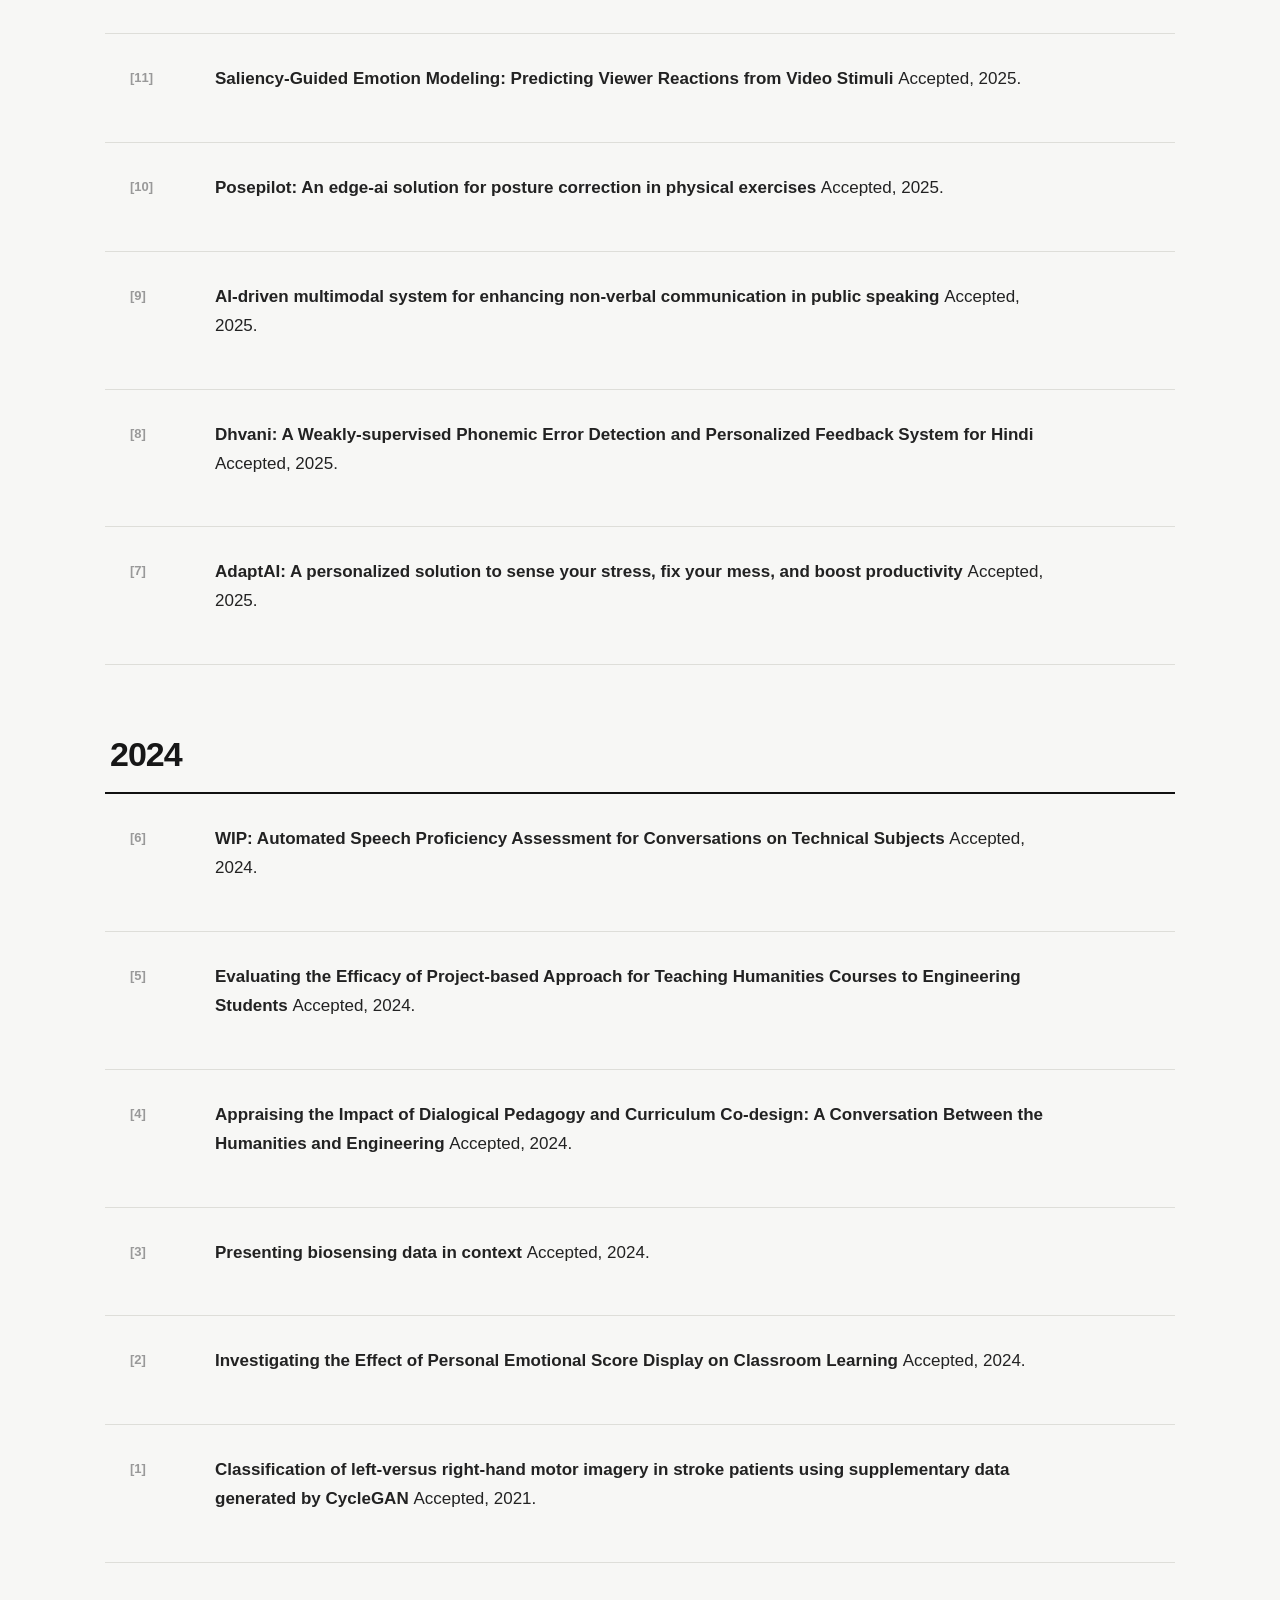
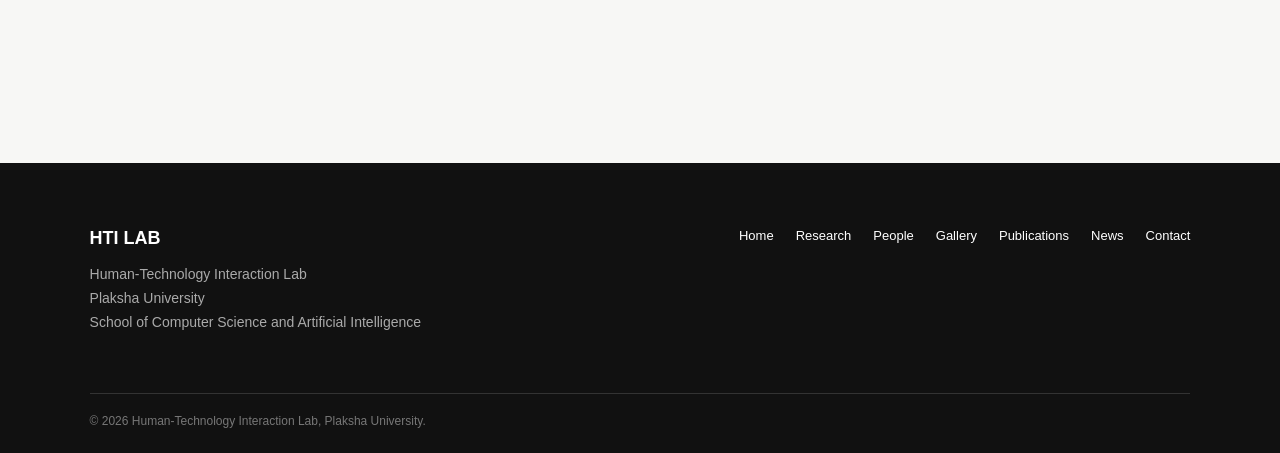
<file: publications.html>
<!DOCTYPE html>
<html lang="en">

<head>

    <meta charset="UTF-8">

    <meta name="viewport"
          content="width=device-width, initial-scale=1.0">

    <title>
        Publications | HTI Lab
    </title>

    <link rel="stylesheet"
          href="css/publications.css">

</head>


<body>


<!-- =====================================================
     NAVIGATION
===================================================== -->

<header class="publication-navbar">

 <a href="index.html" class="logo">HTI LAB</a>


    <nav>

        <ul class="publication-nav-links">

            <li>
                <a href="index.html">
                    Home
                </a>
            </li>

            <li>
                <a href="research.html">
                    Research
                </a>
            </li>

            <li>
                <a href="people.html">
                    People
                </a>
            </li>

            <li>
                <a href="gallery.html">
                    Gallery
                </a>
            </li>

            <li>
                <a href="publications.html"
                   class="active">
                    Publications
                </a>
            </li>

            <li>
                <a href="news.html">
                    News
                </a>
            </li>

            <li>
                <a href="contact.html">
                    Contact
                </a>
            </li>

        </ul>

    </nav>

</header>



<!-- =====================================================
     PUBLICATIONS PAGE
===================================================== -->

<main class="publications-page">


    <div class="page-title">

        <h1>
            Publications
        </h1>

        <p>
            Research publications from the
            Human-Technology Interaction Lab at
            Plaksha University.
        </p>

    </div>



    <!-- =================================================
         2026
    ================================================== -->

    <section class="publication-year"
             id="2026">

        <h2>
            2026
        </h2>


        <!-- Publication -->

        <div class="publication-item">

            <div class="publication-id">
                [19]
            </div>


            <div class="publication-content">

                <p>

                    <strong>
                        AwareLLM: A Proactive Multimodal
                        Ecosystem for Personalized
                        Human-AI Collaboration to Enhance
                        Productivity.
                    </strong>

                    Accepted, 2026.

                </p>


                <a
                    href="https://scholar.google.com/citations?view_op=view_citation&hl=en&user=M3zP9NEAAAAJ&sortby=pubdate&citation_for_view=M3zP9NEAAAAJ:hC7cP41nSMkC"
                    target="_blank"
                    rel="noopener noreferrer">

                    Google Scholar

                </a>

            </div>

         </div>
        <div class="publication-item">

            <div class="publication-id">
                [18]
            </div>


            <div class="publication-content">

                <p>

                    <strong>
                        Obscuration to Clarity: Bone Suppression for Enhanced Localization
                        in Pneumothorax Segmentation of Chest Radiographs
                    </strong>

                    Accepted, 2026.

                </p>


                <a
                    href="https://scholar.google.com/citations?view_op=view_citation&hl=en&user=M3zP9NEAAAAJ&sortby=pubdate&citation_for_view=M3zP9NEAAAAJ:ZeXyd9-uunAC"
                    target="_blank"
                    rel="noopener noreferrer">

                    Google Scholar

                </a>

            </div>

         </div>

        <div class="publication-item">

            <div class="publication-id">
                [17]
            </div>


            <div class="publication-content">

                <p>

                    <strong>
                        FlexAI: A Multi-modal Solution for Delivering Personalized and Adaptive Fitness Interventions
                    </strong>

                    Accepted, 2026.

                </p>


                <a
                    href="https://scholar.google.com/citations?view_op=view_citation&hl=en&user=M3zP9NEAAAAJ&sortby=pubdate&citation_for_view=M3zP9NEAAAAJ:qUcmZB5y_30C"
                    target="_blank"
                    rel="noopener noreferrer">

                    Google Scholar

                </a>

            </div>

         </div>

        <div class="publication-item">

            <div class="publication-id">
                [16]
            </div>


            <div class="publication-content">

                <p>

                    <strong>
                        GuideAI: A Real-time Personalized Learning Solution with Adaptive Interventions
                    </strong>

                    Accepted, 2026.

                </p>


                <a
                    href="https://scholar.google.com/citations?view_op=view_citation&hl=en&user=M3zP9NEAAAAJ&sortby=pubdate&citation_for_view=M3zP9NEAAAAJ:QIV2ME_5wuYC"
                    target="_blank"
                    rel="noopener noreferrer">

                    Google Scholar

                </a>

            </div>

         </div>
            

    </section>
    


    <!-- =================================================
         2025
    ================================================== -->

    <section class="publication-year"
             id="2025">

        <h2>
            2025
        </h2>


        <div class="publication-item">

            <div class="publication-id">
                [15]
            </div>


         <div class="publication-content">

                <p>

                    <strong>
                         AI-Powered Personalized Hindi Pronunciation Tutor for Enabling Engineering Students to Effectively Communicate Technical Concepts          
                    </strong>

                    Accepted, 2025.

                </p>


                <a
                    href="https://scholar.google.com/citations?view_op=view_citation&hl=en&user=M3zP9NEAAAAJ&sortby=pubdate&citation_for_view=M3zP9NEAAAAJ:L8Ckcad2t8MC"
                    target="_blank"
                    rel="noopener noreferrer">

                    Google Scholar

                </a>

            </div>
         </div>

        <div class="publication-item">

            <div class="publication-id">
                [14]
            </div>


         <div class="publication-content">

                <p>

                    <strong>
                        Enhancing Public Speaking Skills in Engineering Students Through AI            
                    </strong>

                    Accepted, 2025.

                </p>


                <a
                    href="https://scholar.google.com/citations?view_op=view_citation&hl=en&user=M3zP9NEAAAAJ&sortby=pubdate&citation_for_view=M3zP9NEAAAAJ:7PzlFSSx8tAC"
                    target="_blank"
                    rel="noopener noreferrer">

                    Google Scholar

                </a>

            </div>
         </div>

        <div class="publication-item">

            <div class="publication-id">
                [13]
            </div>


         <div class="publication-content">

                <p>

                    <strong>
                        WIP: AI Tutor for Assessing and Training Engineering Students in Reading Comprehension           
                    </strong>

                    Accepted, 2025.

                </p>


                <a
                    href="https://scholar.google.com/citations?view_op=view_citation&hl=en&user=M3zP9NEAAAAJ&sortby=pubdate&citation_for_view=M3zP9NEAAAAJ:dhFuZR0502QC"
                    target="_blank"
                    rel="noopener noreferrer">

                    Google Scholar

                </a>

            </div>
         </div>

        <div class="publication-item">

            <div class="publication-id">
                [12]
            </div>


         <div class="publication-content">

                <p>

                    <strong>
                         ‘The World of AI’: A novel approach to AI literacy for first-year engineering students            
                    </strong>

                    Accepted, 2025.

                </p>


                <a
                    href="https://scholar.google.com/citations?view_op=view_citation&hl=en&user=M3zP9NEAAAAJ&sortby=pubdate&citation_for_view=M3zP9NEAAAAJ:mVmsd5A6BfQC"
                    target="_blank"
                    rel="noopener noreferrer">

                    Google Scholar

                </a>

            </div>
         </div>

        <div class="publication-item">

            <div class="publication-id">
                [11]
            </div>


         <div class="publication-content">

                <p>

                    <strong>
                         Saliency-Guided Emotion Modeling: Predicting Viewer Reactions from Video Stimuli         
                    </strong>

                    Accepted, 2025.

                </p>


                <a
                    href="https://scholar.google.com/citations?view_op=view_citation&hl=en&user=M3zP9NEAAAAJ&sortby=pubdate&citation_for_view=M3zP9NEAAAAJ:YOwf2qJgpHMC"
                    target="_blank"
                    rel="noopener noreferrer">

                    Google Scholar

                </a>

            </div>
         </div>


        <div class="publication-item">

            <div class="publication-id">
                [10]
            </div>


         <div class="publication-content">

                <p>

                    <strong>
                         Posepilot: An edge-ai solution for posture correction in physical exercises            
                    </strong>

                    Accepted, 2025.

                </p>


                <a
                    href="https://scholar.google.com/citations?view_op=view_citation&hl=en&user=M3zP9NEAAAAJ&sortby=pubdate&citation_for_view=M3zP9NEAAAAJ:ULOm3_A8WrAC"
                    target="_blank"
                    rel="noopener noreferrer">

                    Google Scholar

                </a>

            </div>
         </div>

        <div class="publication-item">

            <div class="publication-id">
                [9]
            </div>


         <div class="publication-content">

                <p>

                    <strong>
                         AI-driven multimodal system for enhancing non-verbal communication in public speaking            
                    </strong>

                    Accepted, 2025.

                </p>


                <a
                    href="https://scholar.google.com/citations?view_op=view_citation&hl=en&user=M3zP9NEAAAAJ&sortby=pubdate&citation_for_view=M3zP9NEAAAAJ:9ZlFYXVOiuMC"
                    target="_blank"
                    rel="noopener noreferrer">

                    Google Scholar

                </a>

            </div>
         </div>

        <div class="publication-item">

            <div class="publication-id">
                [8]
            </div>


         <div class="publication-content">

                <p>

                    <strong>
                         Dhvani: A Weakly-supervised Phonemic Error Detection and Personalized Feedback System for Hindi         
                    </strong>

                    Accepted, 2025.

                </p>


                <a
                    href="https://scholar.google.com/citations?view_op=view_citation&hl=en&user=M3zP9NEAAAAJ&sortby=pubdate&citation_for_view=M3zP9NEAAAAJ:_kc_bZDykSQC"
                    target="_blank"
                    rel="noopener noreferrer">

                    Google Scholar

                </a>

            </div>
         </div>

        <div class="publication-item">

            <div class="publication-id">
                [7]
            </div>


         <div class="publication-content">

                <p>

                    <strong>
                         AdaptAI: A personalized solution to sense your stress, fix your mess, and boost productivity           
                    </strong>

                    Accepted, 2025.

                </p>


                <a
                    href="https://scholar.google.com/citations?view_op=view_citation&hl=en&user=M3zP9NEAAAAJ&sortby=pubdate&citation_for_view=M3zP9NEAAAAJ:Zph67rFs4hoC"
                    target="_blank"
                    rel="noopener noreferrer">

                    Google Scholar

                </a>

            </div>
         </div>

        

    </section>



    <!-- =================================================
         2024
    ================================================== -->

    <section class="publication-year"
             id="2024">

        <h2>
            2024
        </h2>

         <div class="publication-item">

            <div class="publication-id">
                [6]
            </div>


         <div class="publication-content">

                <p>

                    <strong>
                         WIP: Automated Speech Proficiency Assessment for Conversations on Technical Subjects           
                    </strong>

                    Accepted, 2024.

                </p>


                <a
                    href="https://scholar.google.com/citations?view_op=view_citation&hl=en&user=M3zP9NEAAAAJ&sortby=pubdate&citation_for_view=M3zP9NEAAAAJ:KlAtU1dfN6UC"
                    target="_blank"
                    rel="noopener noreferrer">

                    Google Scholar

                </a>

            </div>
         </div>

        
        
        <div class="publication-item">

            <div class="publication-id">
                [5]
            </div>


         <div class="publication-content">

                <p>

                    <strong>
                         Evaluating the Efficacy of Project-based Approach for Teaching Humanities Courses to Engineering Students              
                    </strong>

                    Accepted, 2024.

                </p>


                <a
                    href="https://scholar.google.com/citations?view_op=view_citation&hl=en&user=M3zP9NEAAAAJ&sortby=pubdate&citation_for_view=M3zP9NEAAAAJ:kNdYIx-mwKoC"
                    target="_blank"
                    rel="noopener noreferrer">

                    Google Scholar

                </a>

            </div>
         </div>

        <div class="publication-item">

            <div class="publication-id">
                [4]
            </div>


         <div class="publication-content">

                <p>

                    <strong>
                      Appraising the Impact of Dialogical Pedagogy and Curriculum Co-design: A Conversation Between the Humanities and Engineering
                    </strong>

                    Accepted, 2024.

                </p>


                <a
                    href="https://scholar.google.com/citations?view_op=view_citation&hl=en&user=M3zP9NEAAAAJ&sortby=pubdate&citation_for_view=M3zP9NEAAAAJ:3fE2CSJIrl8C"
                    target="_blank"
                    rel="noopener noreferrer">

                    Google Scholar

                </a>

            </div>

           </div>



          <div class="publication-item">

            <div class="publication-id">
                [3]
            </div>


         <div class="publication-content">

                <p>

                    <strong>
                      Presenting biosensing data in context
                    </strong>

                    Accepted, 2024.

                </p>


                <a
                    href="https://scholar.google.com/citations?view_op=view_citation&hl=en&user=M3zP9NEAAAAJ&sortby=pubdate&citation_for_view=M3zP9NEAAAAJ:aqlVkmm33-oC"
                    target="_blank"
                    rel="noopener noreferrer">

                    Google Scholar

                </a>

            </div>

        </div>
        
        <div class="publication-item">

            <div class="publication-id">
                [2]
            </div>


         <div class="publication-content">

                <p>

                    <strong>
                      
                          Investigating the Effect of Personal Emotional Score Display on Classroom Learning
                    </strong>

                    Accepted, 2024.

                </p>


                <a
                    href="https://scholar.google.com/citations?view_op=view_citation&hl=en&user=M3zP9NEAAAAJ&sortby=pubdate&citation_for_view=M3zP9NEAAAAJ:8k81kl-MbHgC"
                    target="_blank"
                    rel="noopener noreferrer">

                    Google Scholar

                </a>

            </div>

        </div>

        <div class="publication-item">

            <div class="publication-id">
                [1]
            </div>


         <div class="publication-content">

                <p>

                    <strong>
                      
                          Classification of left-versus right-hand motor imagery in stroke patients using supplementary data generated by CycleGAN
                    </strong>

                    Accepted, 2021.

                </p>


                <a
                    href="https://scholar.google.com/citations?view_op=view_citation&hl=en&user=M3zP9NEAAAAJ&sortby=pubdate&citation_for_view=M3zP9NEAAAAJ:5nxA0vEk-isC"
                    target="_blank"
                    rel="noopener noreferrer">

                    Google Scholar

                </a>

            </div>

        </div>

    </section>


</main>



<!-- =====================================================
     FOOTER
===================================================== -->

<footer class="publication-footer">

    <div class="publication-footer-inner">

        <div>

            <h3>
                HTI LAB
            </h3>

            <p>
                Human-Technology Interaction Lab<br>
                Plaksha University<br>
                School of Computer Science and
                Artificial Intelligence
            </p>

        </div>


        <div class="footer-links">

            <a href="index.html">
                Home
            </a>

            <a href="research.html">
                Research
            </a>

            <a href="people.html">
                People
            </a>
            
            <a href="gallery.html">
                Gallery
            </a>

            <a href="publications.html">
                Publications
            </a>
            
            <a href="news.html">
                News
            </a>

            <a href="contact.html">
                Contact
            </a>

        </div>

    </div>


    <div class="footer-bottom">

        © 2026 Human-Technology Interaction Lab,
        Plaksha University.

    </div>

</footer>


</body>

</html>
</file>
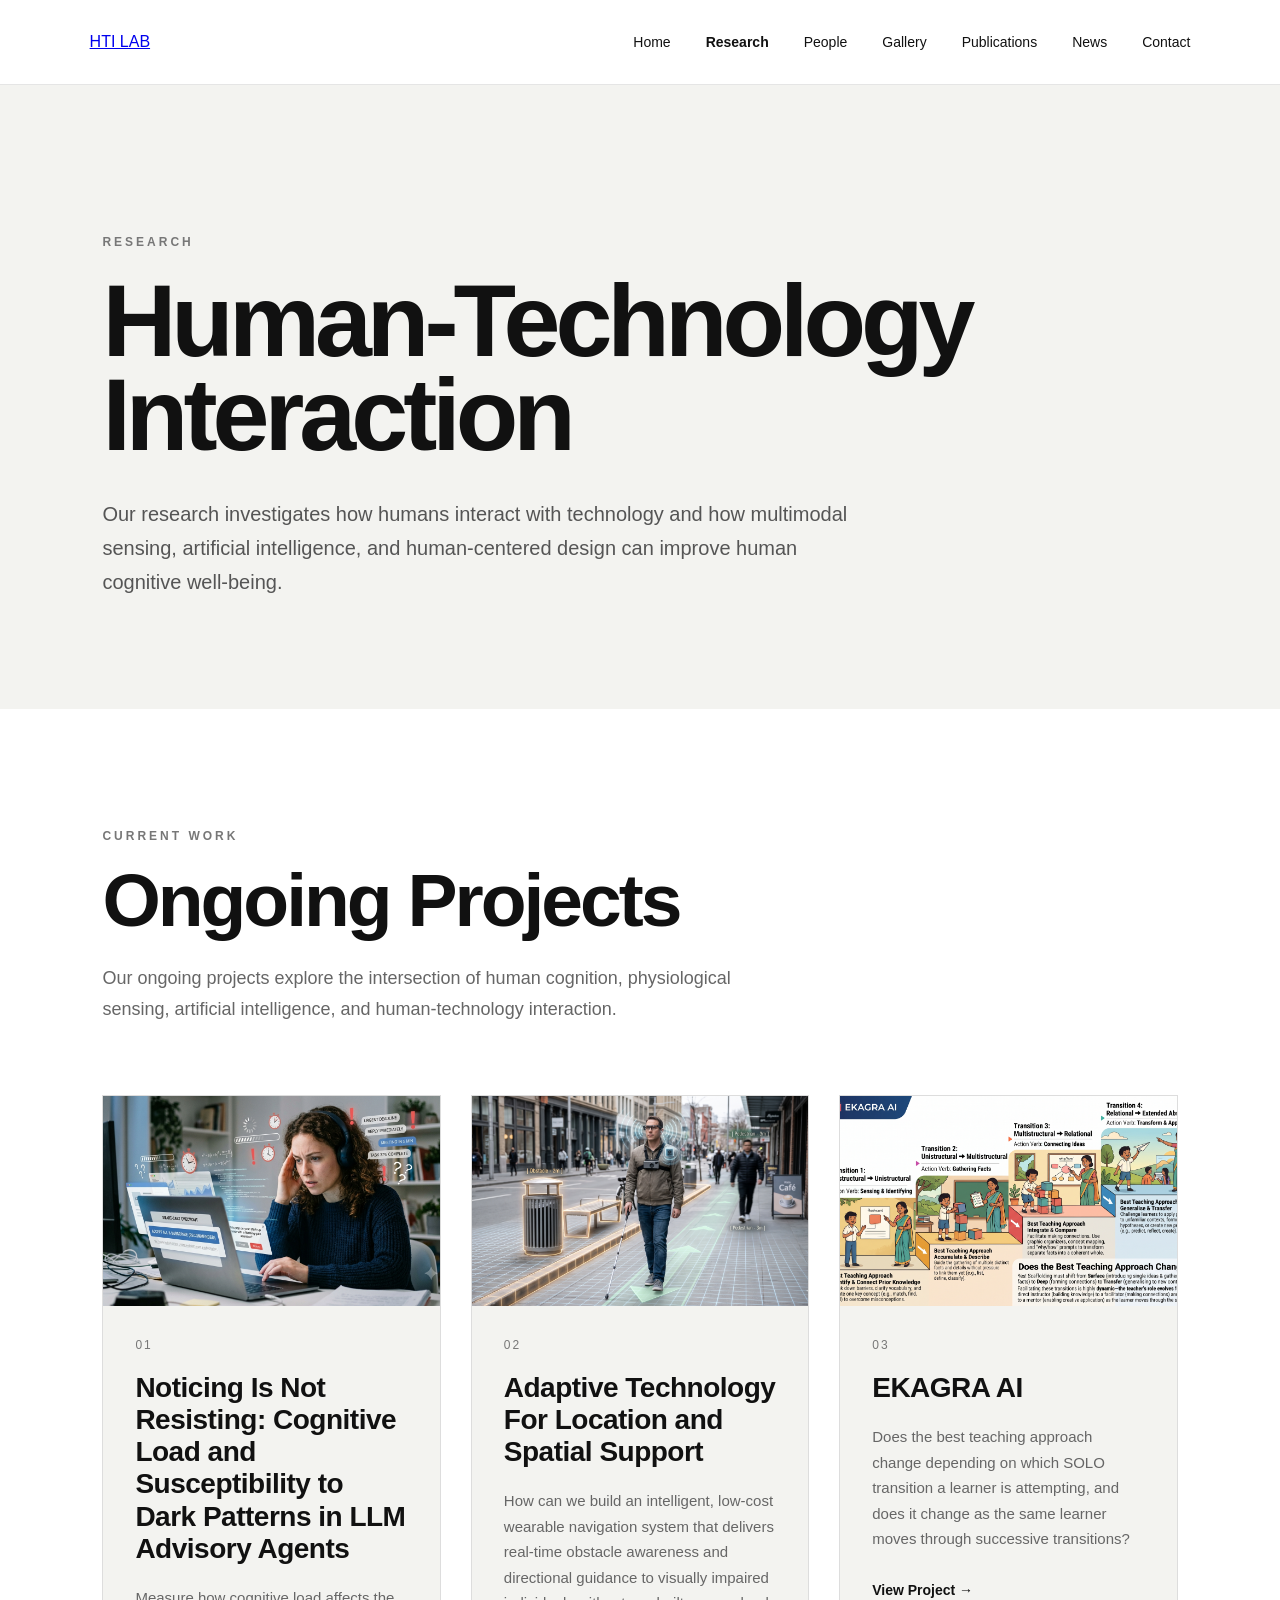
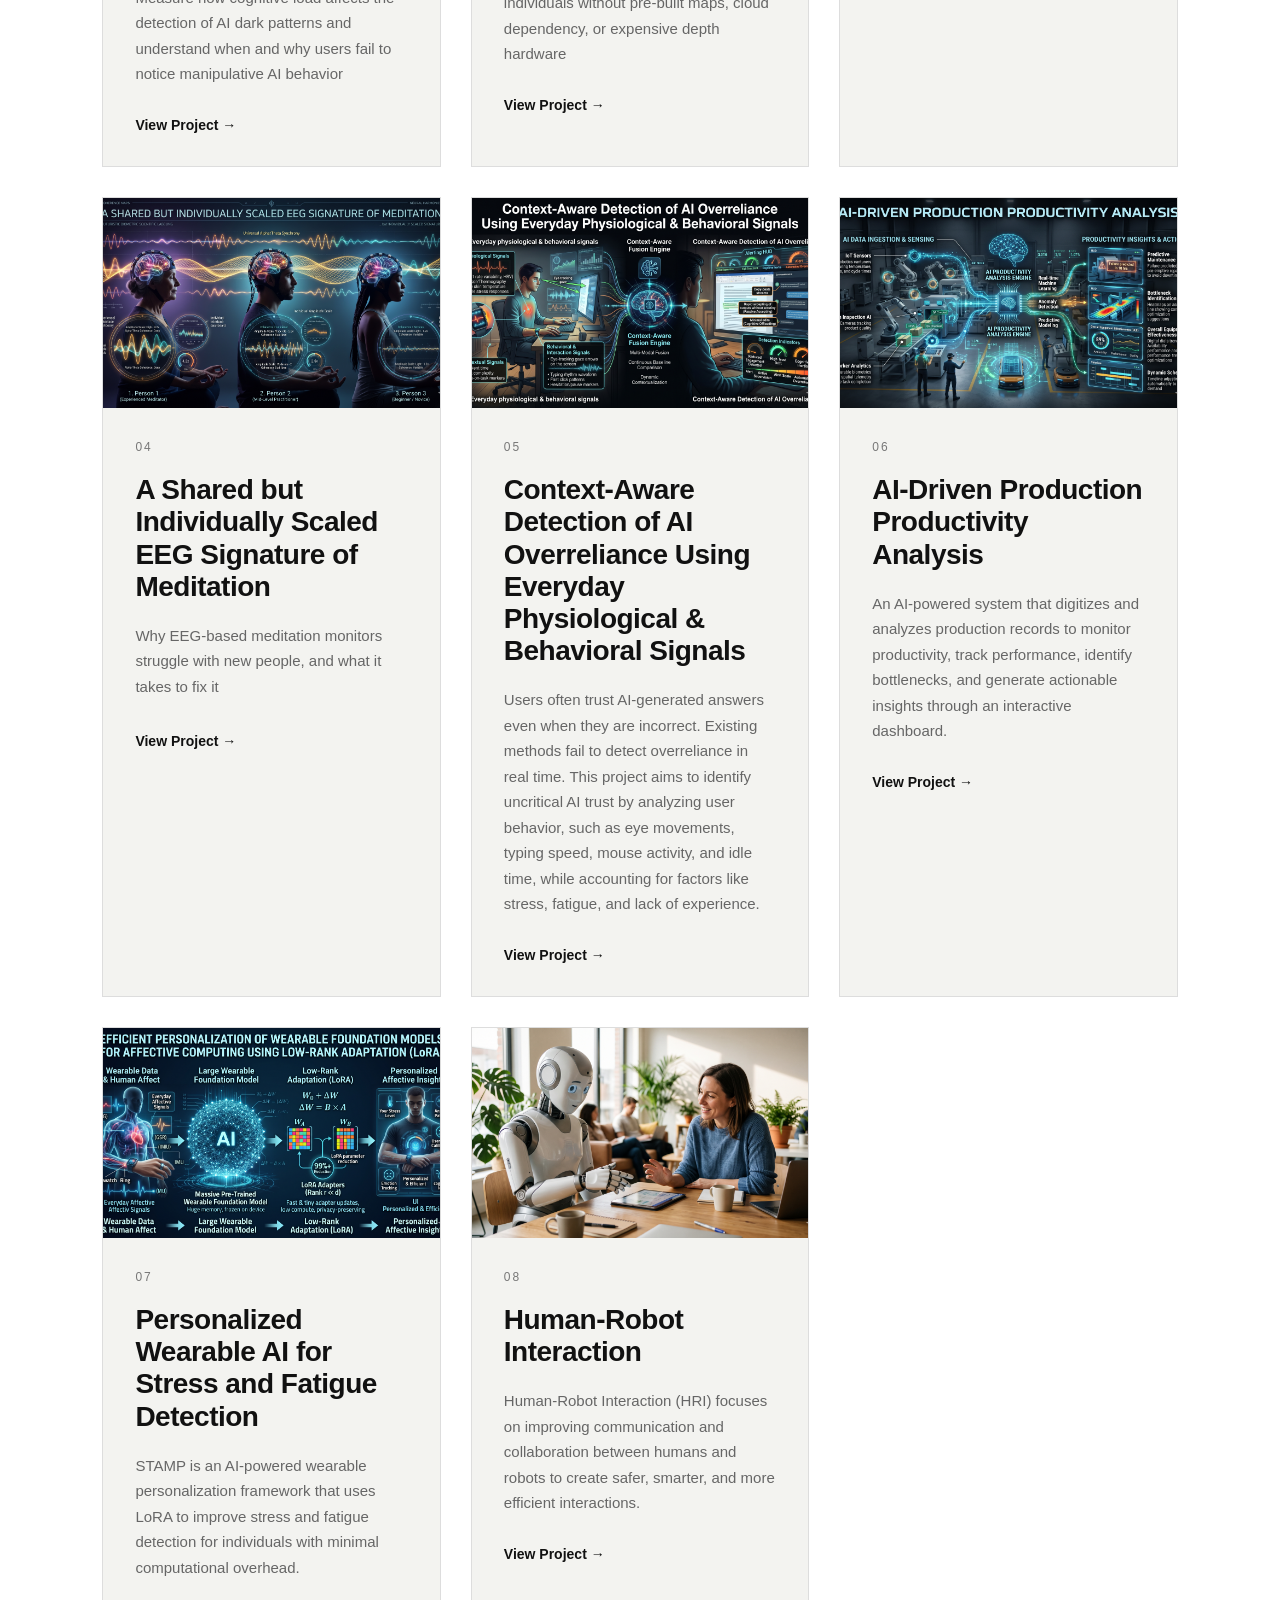
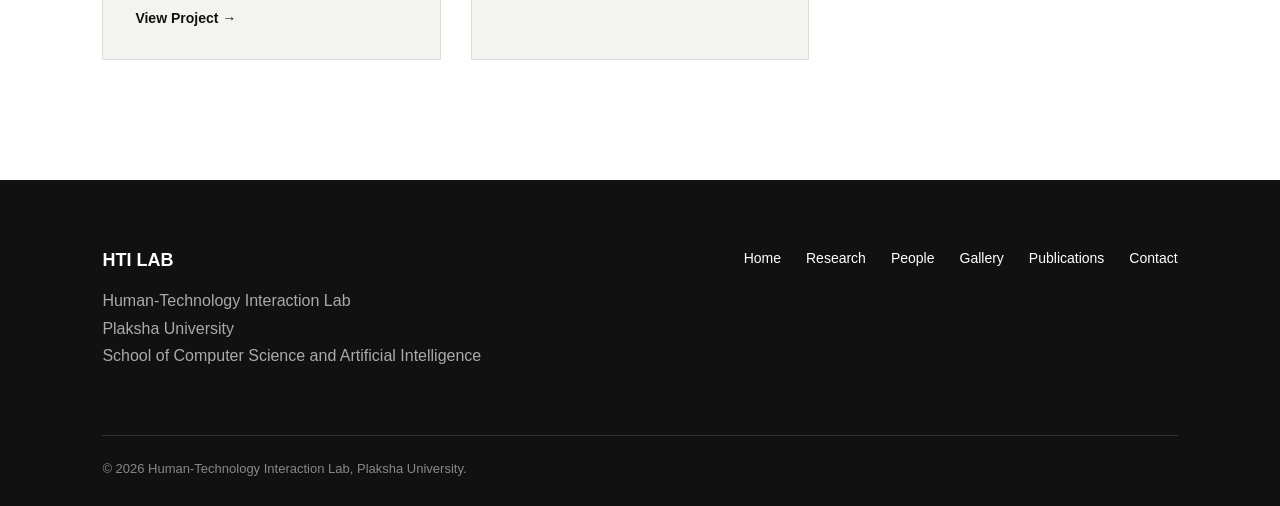
<file: research.html>
<!DOCTYPE html>
<html lang="en">

<head>

    <meta charset="UTF-8">

    <meta
        name="viewport"
        content="width=device-width, initial-scale=1.0"
    >

    <title>Research | HTI Lab | Plaksha University</title>

    <link
        rel="stylesheet"
        href="css/research.css"
    >

</head>


<body>


<!-- =====================================================
     NAVIGATION
===================================================== -->

<header class="research-navbar">

    <a href="index.html" class="logo">HTI LAB</a>


    <nav>

        <ul class="research-nav-links">

            <li>
                <a href="index.html">
                    Home
                </a>
            </li>

            <li>
                <a
                    href="research.html"
                    class="active"
                >
                    Research
                </a>
            </li>

            <li>
                <a href="people.html">
                    People
                </a>
            </li>

            <li>
                <a href="gallery.html">
                    Gallery
                </a>
            </li>

            <li>
                <a href="publications.html">
                    Publications
                </a>
            </li>

            <li>
                <a href="news.html">
                    News
                </a>
            </li>

            <li>
                <a href="contact.html">
                    Contact
                </a>
            </li>

        </ul>

    </nav>

</header>



<!-- =====================================================
     HERO
===================================================== -->

<section class="research-hero">

    <div class="research-hero-content">

        <div class="research-label">
            RESEARCH
        </div>

        <h1>
            Human-Technology<br>
            Interaction
        </h1>

        <p>
            Our research investigates how humans interact with
            technology and how multimodal sensing, artificial
            intelligence, and human-centered design can improve
            human cognitive well-being.
        </p>

    </div>

</section>



<!-- =====================================================
     ONGOING PROJECTS
===================================================== -->

<section class="projects-section">

    <div class="research-section-heading">

        <div class="research-label">
            CURRENT WORK
        </div>

        <h2>
            Ongoing Projects
        </h2>

        <p>
            Our ongoing projects explore the intersection of
            human cognition, physiological sensing, artificial
            intelligence, and human-technology interaction.
        </p>

    </div>



    <div class="research-project-grid">


        <!-- PROJECT 1 -->

        <article class="research-project-card">

            <div class="research-project-image">

                <img
                    src="images/project-1.png"
                    alt="Project 1"
                >

            </div>


            <div class="research-project-content">

                <div class="project-number">
                    01
                </div>

                <h3>
                    Noticing Is Not Resisting: Cognitive Load and Susceptibility to Dark Patterns in LLM Advisory Agents
                </h3>

                <p>
                    Measure how cognitive load affects the detection of AI dark patterns and understand when and why users fail to notice manipulative AI behavior
                </p>

                <a href="project-1.html">
                    View Project →
                </a>

            </div>

        </article>



        <!-- PROJECT 2 -->

        <article class="research-project-card">

            <div class="research-project-image">

                <img
                    src="images/project-2.png"
                    alt="Project 2"
                >

            </div>


            <div class="research-project-content">

                <div class="project-number">
                    02
                </div>

                <h3>
                Adaptive Technology For Location and Spatial Support 
                </h3>

                <p>
                   How can we build an intelligent, low-cost wearable navigation system that delivers real-time obstacle awareness and directional guidance to visually impaired individuals without pre-built maps, cloud
                dependency, or expensive depth hardware
                </p>

                <a href="project-2.html">
                    View Project →
                </a>

            </div>

        </article>



        <!-- PROJECT 3 -->

        <article class="research-project-card">

            <div class="research-project-image">

                <img
                    src="images/project-3.png"
                    alt="Project 3"
                >

            </div>


            <div class="research-project-content">

                <div class="project-number">
                    03
                </div>

                <h3>
                    EKAGRA AI 
                </h3>

                <p>
                    Does the best teaching approach change depending on which SOLO transition a learner is attempting, and does it change as the same learner moves through successive transitions?
                </p>

                <a href="project-3.html">
                    View Project →
                </a>

            </div>

        </article>

         <!-- PROJECT 4 -->

        <article class="research-project-card">

            <div class="research-project-image">

                <img
                    src="images/project-4.png"
                    alt="Project 4"
                >

            </div>


            <div class="research-project-content">

                <div class="project-number">
                    04
                </div>

                <h3>
                    A Shared but Individually Scaled EEG Signature of Meditation
                </h3>

                <p>
                   Why EEG-based meditation monitors struggle with new people, and what it takes to fix it
                </p>

                <a href="project-4.html">
                    View Project →
                </a>

            </div>

        </article>

        <!-- PROJECT 5 -->

        <article class="research-project-card">

            <div class="research-project-image">

                <img
                    src="images/project-5.png"
                    alt="Project 5"
                >

            </div>


            <div class="research-project-content">

                <div class="project-number">
                    05
                </div>

                <h3>
                    Context-Aware Detection of AI Overreliance Using Everyday Physiological & Behavioral Signals
                </h3>

                <p>
                   Users often trust AI-generated answers even when they are incorrect. 
                    Existing methods fail to detect overreliance in real time. This project aims to identify uncritical 
                    AI trust by analyzing user behavior, such as eye movements, typing speed, mouse activity, and idle time, 
                    while accounting for factors like stress, fatigue, and lack of experience.
                </p>

                <a href="project-5.html">
                    View Project →
                </a>

            </div>

        </article>

        <!-- PROJECT 6 -->

        <article class="research-project-card">

            <div class="research-project-image">

                <img
                    src="images/project-6.png"
                    alt="Project 6"
                >

            </div>


            <div class="research-project-content">

                <div class="project-number">
                    06
                </div>

                <h3>
                    AI-Driven Production Productivity Analysis 
                </h3>

                <p>
                   An AI-powered system that digitizes and analyzes production records to monitor productivity, track performance, 
                    identify bottlenecks, and generate actionable insights through an interactive dashboard.
                </p>

                <a href="project-6.html">
                    View Project →
                </a>

            </div>

        </article>


        <!-- PROJECT 7 -->

        <article class="research-project-card">

            <div class="research-project-image">

                <img
                    src="images/project-7.png"
                    alt="Project 7"
                >

            </div>


            <div class="research-project-content">

                <div class="project-number">
                    07
                </div>

                <h3>
                    Personalized Wearable AI for Stress and Fatigue Detection
                </h3>

                <p>
                   STAMP is an AI-powered wearable personalization framework that uses LoRA to improve stress and fatigue detection 
                    for individuals with minimal computational overhead.
                </p>

                <a href="project-47html">
                    View Project →
                </a>

            </div>

        </article>

        <!-- PROJECT 8-->

        <article class="research-project-card">

            <div class="research-project-image">

                <img
                    src="images/project-8.png"
                    alt="Project 8"
                >

            </div>


            <div class="research-project-content">

                <div class="project-number">
                    08
                </div>

                <h3>
                    Human-Robot Interaction
                </h3>

                <p>
                   Human-Robot Interaction (HRI) focuses on improving communication and collaboration between humans and 
                    robots to create safer, smarter, and more efficient interactions.
                </p>

                <a href="project-47html">
                    View Project →
                </a>

            </div>

        </article>


    </div>

</section>






<!-- =====================================================
     FOOTER
===================================================== -->

<footer class="research-footer">

    <div class="research-footer-content">


        <div>

            <h3>
                HTI LAB
            </h3>

            <p>
                Human-Technology Interaction Lab<br>
                Plaksha University<br>
                School of Computer Science and Artificial Intelligence
            </p>

        </div>


        <div class="research-footer-links">

            <a href="index.html">
                Home
            </a>

            <a href="research.html">
                Research
            </a>

            <a href="people.html">
                People
            </a>

            <a href="gallery.html">
                Gallery
            </a>

            <a href="publications.html">
                Publications
            </a>

            <a href="contact.html">
                Contact
            </a>

        </div>

    </div>


    <div class="research-footer-bottom">

        © 2026 Human-Technology Interaction Lab,
        Plaksha University.

    </div>

</footer>


</body>

</html>
</file>
<file: css/contact.css>
/* =========================================================
   HTI LAB — CONTACT PAGE
========================================================= */

* {
    box-sizing: border-box;
}

html {
    scroll-behavior: smooth;
}

body {

    margin: 0;

    font-family:
        Arial,
        Helvetica,
        sans-serif;

    color: #151515;

    background: #f5f5f3;
}


/* =========================================================
   NAVIGATION
========================================================= */

.contact-navbar {

    height: 82px;

    padding: 0 7%;

    display: flex;

    align-items: center;

    justify-content: space-between;

    background:
        rgba(255,255,255,0.96);

    border-bottom:
        1px solid #e5e5e5;

    position: sticky;

    top: 0;

    z-index: 1000;

    backdrop-filter: blur(12px);
}


.contact-logo img {

    width: 58px;

    height: 58px;

    object-fit: contain;
}


.contact-nav-links {

    display: flex;

    align-items: center;

    gap: 32px;

    list-style: none;

    margin: 0;

    padding: 0;
}


.contact-nav-links a {

    color: #222;

    text-decoration: none;

    font-size: 14px;

    position: relative;
}


.contact-nav-links a::after {

    content: "";

    position: absolute;

    left: 0;

    bottom: -7px;

    width: 0;

    height: 2px;

    background: #111;

    transition:
        width 0.25s ease;
}


.contact-nav-links a:hover::after,
.contact-nav-links a.active::after {

    width: 100%;
}


/* =========================================================
   HERO
========================================================= */

.contact-hero {

    min-height: 420px;

    display: flex;

    align-items: center;

    padding:
        100px 8%;

    background: #e9e9e5;
}


.contact-hero-content {

    max-width: 850px;
}


.contact-hero-content > span {

    font-size: 12px;

    letter-spacing: 3px;

    font-weight: 700;

    color: #777;
}


.contact-hero h1 {

    margin:
        25px 0;

    font-size:
        clamp(70px, 9vw, 115px);

    line-height: 0.9;

    letter-spacing: -6px;

    font-weight: 600;
}


.contact-hero p {

    max-width: 650px;

    color: #555;

    font-size: 18px;

    line-height: 1.7;

    margin: 0;
}


/* =========================================================
   CONTACT SECTION
========================================================= */

.contact-section {

    max-width: 1200px;

    margin: auto;

    padding:
        110px 6%
        120px;

    display: grid;

    grid-template-columns:
        0.9fr 1.1fr;

    gap: 100px;
}


/* =========================================================
   INFORMATION
========================================================= */

.section-label {

    font-size: 11px;

    letter-spacing: 3px;

    font-weight: 700;

    color: #888;
}


.contact-information h2 {

    margin:
        15px 0 20px;

    font-size: 46px;

    letter-spacing: -2px;

    font-weight: 600;
}


.contact-intro {

    color: #666;

    font-size: 15px;

    line-height: 1.8;

    max-width: 500px;

    margin-bottom: 50px;
}


/* =========================================================
   CONTACT DETAILS
========================================================= */

.contact-detail {

    display: grid;

    grid-template-columns: 45px 1fr;

    gap: 18px;

    padding:
        22px 0;

    border-top:
        1px solid #d7d7d2;
}


.detail-number {

    font-size: 11px;

    letter-spacing: 1px;

    color: #999;

    padding-top: 4px;
}


.contact-detail h3 {

    margin:
        0 0 8px;

    font-size: 15px;

    font-weight: 600;
}


.contact-detail p {

    margin: 0;

    color: #666;

    font-size: 14px;

    line-height: 1.7;
}


.contact-detail a {

    color: #222;

    text-decoration: none;

    border-bottom:
        1px solid #aaa;

    transition:
        border-color 0.2s ease;
}


.contact-detail a:hover {

    border-color: #111;
}


/* =========================================================
   FORM CONTAINER
========================================================= */

.contact-form-wrapper {

    background: white;

    padding:
        50px;

    box-shadow:
        0 20px 60px
        rgba(0,0,0,0.06);
}


.form-heading > span {

    font-size: 10px;

    letter-spacing: 3px;

    font-weight: 700;

    color: #888;
}


.form-heading h2 {

    margin:
        13px 0 12px;

    font-size: 34px;

    letter-spacing: -1px;
}


.form-heading p {

    color: #666;

    font-size: 14px;

    line-height: 1.7;

    margin-bottom: 35px;
}


/* =========================================================
   FORM
========================================================= */

.contact-form {

    display: flex;

    flex-direction: column;

    gap: 25px;
}


.form-group {

    display: flex;

    flex-direction: column;

    gap: 9px;
}


.form-group label {

    font-size: 12px;

    font-weight: 700;

    color: #333;
}


.form-group input,
.form-group textarea {

    width: 100%;

    border:
        1px solid #d5d5d0;

    background: #fafaf8;

    padding:
        14px 15px;

    font-family: inherit;

    font-size: 14px;

    color: #222;

    outline: none;

    transition:
        border-color 0.25s ease,
        background 0.25s ease;
}


.form-group textarea {

    resize: vertical;

    min-height: 150px;
}


.form-group input:focus,
.form-group textarea:focus {

    border-color: #111;

    background: white;
}


.form-group input::placeholder,
.form-group textarea::placeholder {

    color: #aaa;
}


/* =========================================================
   SEND BUTTON
========================================================= */

.send-button {

    display: flex;

    align-items: center;

    justify-content: space-between;

    width: 100%;

    padding:
        16px 20px;

    border: none;

    background: #111;

    color: white;

    font-size: 13px;

    font-weight: 700;

    cursor: pointer;

    transition:
        background 0.25s ease,
        transform 0.25s ease;
}


.send-button span {

    font-size: 20px;

    transition:
        transform 0.25s ease;
}


.send-button:hover {

    background: #333;

    transform:
        translateY(-2px);
}


.send-button:hover span {

    transform:
        translateX(5px);
}


/* =========================================================
   CTA
========================================================= */

.contact-cta {

    background: #111;

    color: white;

    padding:
        90px 8%;
}


.contact-cta > div {

    max-width: 1000px;

    margin: auto;
}


.contact-cta span {

    font-size: 10px;

    letter-spacing: 3px;

    color: #888;
}


.contact-cta h2 {

    max-width: 800px;

    margin:
        20px 0 0;

    font-size:
        clamp(35px, 5vw, 65px);

    line-height: 1.05;

    letter-spacing: -3px;

    font-weight: 500;
}


/* =========================================================
   FOOTER
========================================================= */

.contact-footer {

    background: #111;

    color: white;

    padding:
        0 7%
        30px;
}


.contact-footer-inner {

    max-width: 1180px;

    margin: auto;

    padding-top: 35px;

    display: flex;

    justify-content: space-between;

    gap: 50px;

    border-top:
        1px solid #333;
}


.contact-footer h3 {

    margin: 0 0 12px;

    font-size: 18px;
}


.contact-footer p {

    margin: 0;

    color: #aaa;

    font-size: 14px;

    line-height: 1.7;
}


.footer-links {

    display: flex;

    flex-wrap: wrap;

    gap: 20px;
}


.footer-links a {

    color: white;

    text-decoration: none;

    font-size: 13px;
}


.footer-links a:hover {

    color: #aaa;
}


.footer-bottom {

    max-width: 1180px;

    margin:
        35px auto 0;

    padding-top: 20px;

    border-top:
        1px solid #333;

    color: #777;

    font-size: 12px;
}


/* =========================================================
   RESPONSIVE
========================================================= */

@media (max-width: 900px) {

    .contact-section {

        grid-template-columns: 1fr;

        gap: 60px;
    }

}


@media (max-width: 650px) {

    .contact-navbar {

        height: 70px;

        padding:
            0 5%;
    }


    .contact-nav-links {

        gap: 12px;
    }


    .contact-nav-links a {

        font-size: 11px;
    }


    .contact-hero {

        min-height: 360px;

        padding:
            80px 6%;
    }


    .contact-hero h1 {

        font-size: 62px;

        letter-spacing: -3px;
    }


    .contact-section {

        padding:
            70px 5%
            90px;
    }


    .contact-information h2 {

        font-size: 38px;
    }


    .contact-form-wrapper {

        padding: 30px 25px;
    }


    .contact-cta {

        padding:
            70px 6%;
    }


    .contact-cta h2 {

        letter-spacing: -1.5px;
    }


    .contact-footer-inner {

        display: block;
    }


    .footer-links {

        margin-top: 30px;
    }

}
</file>
<file: css/news.css>
/* =========================================================
   HTI LAB — NEWS PAGE
========================================================= */

* {
    box-sizing: border-box;
}

html {
    scroll-behavior: smooth;
}

body {

    margin: 0;

    font-family:
        Arial,
        Helvetica,
        sans-serif;

    color: #151515;

    background: #f5f5f3;
}


/* =========================================================
   NAVIGATION
========================================================= */

.news-navbar {

    height: 82px;

    padding: 0 7%;

    display: flex;

    align-items: center;

    justify-content: space-between;

    background:
        rgba(255,255,255,0.95);

    border-bottom:
        1px solid #e5e5e5;

    position: sticky;

    top: 0;

    z-index: 1000;

    backdrop-filter: blur(12px);
}


.news-logo img {

    width: 58px;

    height: 58px;

    object-fit: contain;

    display: block;
}


.news-nav-links {

    display: flex;

    align-items: center;

    gap: 32px;

    list-style: none;

    margin: 0;

    padding: 0;
}


.news-nav-links a {

    color: #222;

    text-decoration: none;

    font-size: 14px;

    position: relative;
}


.news-nav-links a::after {

    content: "";

    position: absolute;

    left: 0;

    bottom: -7px;

    width: 0;

    height: 2px;

    background: #111;

    transition:
        width 0.25s ease;
}


.news-nav-links a:hover::after,
.news-nav-links a.active::after {

    width: 100%;
}


/* =========================================================
   HERO
========================================================= */

.news-hero {

    min-height: 420px;

    display: flex;

    align-items: center;

    padding:
        100px 8%;

    background: #e9e9e5;
}


.news-hero-content {

    max-width: 900px;
}


.news-label {

    font-size: 12px;

    letter-spacing: 3px;

    font-weight: 700;

    color: #777;
}


.news-hero h1 {

    margin:
        25px 0;

    font-size:
        clamp(70px, 9vw, 115px);

    line-height: 0.9;

    letter-spacing: -6px;

    font-weight: 600;
}


.news-hero p {

    max-width: 680px;

    margin: 0;

    color: #555;

    font-size: 18px;

    line-height: 1.7;
}


/* =========================================================
   SECTION
========================================================= */

.featured-news,
.news-section {

    max-width: 1200px;

    margin: auto;

    padding:
        100px 6%;
}


.news-section {

    padding-top: 20px;
}


/* =========================================================
   SECTION HEADING
========================================================= */

.section-heading {

    margin-bottom: 45px;
}


.section-heading span {

    font-size: 11px;

    font-weight: 700;

    letter-spacing: 3px;

    color: #888;
}


.section-heading h2 {

    margin:
        12px 0 0;

    font-size: 42px;

    letter-spacing: -1.5px;

    font-weight: 600;
}


/* =========================================================
   FEATURED CARD
========================================================= */

.featured-card {

    display: grid;

    grid-template-columns:
        1.25fr 1fr;

    min-height: 450px;

    background: white;

    overflow: hidden;

    box-shadow:
        0 15px 45px
        rgba(0,0,0,0.06);

    transition:
        transform 0.35s ease,
        box-shadow 0.35s ease;
}


.featured-card:hover {

    transform:
        translateY(-7px);

    box-shadow:
        0 25px 60px
        rgba(0,0,0,0.1);
}


.featured-image {

    overflow: hidden;
}


.featured-image img {

    width: 100%;

    height: 100%;

    object-fit: cover;

    display: block;

    transition:
        transform 0.7s ease;
}


.featured-card:hover
.featured-image img {

    transform:
        scale(1.06);
}


.featured-content {

    padding: 55px;

    display: flex;

    flex-direction: column;

    justify-content: center;
}


.news-meta {

    display: flex;

    gap: 20px;

    margin-bottom: 20px;
}


.news-meta span {

    font-size: 10px;

    letter-spacing: 2px;

    font-weight: 700;

    color: #777;
}


.featured-content h3 {

    margin: 0 0 22px;

    font-size: 32px;

    line-height: 1.2;

    letter-spacing: -1px;

    font-weight: 600;
}


.featured-content p {

    color: #666;

    line-height: 1.7;

    font-size: 15px;

    margin-bottom: 28px;
}


.featured-content a {

    color: #111;

    text-decoration: none;

    font-size: 14px;

    font-weight: 700;
}


.featured-content a span {

    margin-left: 8px;
}


/* =========================================================
   NEWS LIST
========================================================= */

.news-list {

    display: flex;

    flex-direction: column;

    border-top:
        1px solid #d5d5d0;
}


.news-card {

    display: grid;

    grid-template-columns:
        90px 250px 1fr;

    gap: 35px;

    align-items: center;

    padding:
        35px 15px;

    border-bottom:
        1px solid #d5d5d0;

    transition:
        background 0.3s ease,
        padding 0.3s ease;
}


.news-card:hover {

    background: white;

    padding-left: 25px;

    padding-right: 25px;
}


/* =========================================================
   DATE
========================================================= */

.news-date {

    display: flex;

    flex-direction: column;

    text-align: center;
}


.news-date strong {

    font-size: 25px;

    font-weight: 600;
}


.news-date span {

    font-size: 11px;

    letter-spacing: 2px;

    color: #888;

    margin-top: 4px;
}


/* =========================================================
   NEWS IMAGE
========================================================= */

.news-card-image {

    height: 170px;

    overflow: hidden;

    background: #ddd;
}


.news-card-image img {

    width: 100%;

    height: 100%;

    object-fit: cover;

    display: block;

    transition:
        transform 0.6s ease;
}


.news-card:hover
.news-card-image img {

    transform:
        scale(1.08);
}


/* =========================================================
   NEWS CONTENT
========================================================= */

.news-card-content {

    max-width: 650px;
}


.news-category {

    font-size: 10px;

    letter-spacing: 2px;

    font-weight: 700;

    color: #888;
}


.news-card-content h3 {

    margin:
        10px 0 10px;

    font-size: 24px;

    line-height: 1.25;

    font-weight: 600;
}


.news-card-content p {

    margin:
        0 0 15px;

    color: #666;

    font-size: 14px;

    line-height: 1.7;
}


.news-card-content a {

    color: #111;

    text-decoration: none;

    font-size: 13px;

    font-weight: 700;
}


.news-card-content a:hover {

    text-decoration: underline;
}


/* =========================================================
   NO IMAGE NEWS
========================================================= */

.news-card.no-image {

    grid-template-columns:
        90px 1fr;
}


.news-card.no-image
.news-card-content {

    max-width: 800px;
}


/* =========================================================
   FOOTER
========================================================= */

.news-footer {

    background: #111;

    color: white;

    padding:
        65px 7%
        25px;
}


.news-footer-inner {

    max-width: 1180px;

    margin: auto;

    display: flex;

    justify-content: space-between;

    gap: 50px;
}


.news-footer h3 {

    margin:
        0 0 12px;

    font-size: 18px;
}


.news-footer p {

    margin: 0;

    color: #aaa;

    font-size: 14px;

    line-height: 1.7;
}


.footer-links {

    display: flex;

    flex-wrap: wrap;

    gap: 20px;
}


.footer-links a {

    color: white;

    text-decoration: none;

    font-size: 13px;
}


.footer-links a:hover {

    color: #aaa;
}


.footer-bottom {

    max-width: 1180px;

    margin:
        45px auto 0;

    padding-top: 20px;

    border-top:
        1px solid #333;

    color: #777;

    font-size: 12px;
}


/* =========================================================
   RESPONSIVE
========================================================= */

@media (max-width: 850px) {

    .news-navbar {

        height: 70px;

        padding:
            0 5%;
    }


    .news-nav-links {

        gap: 12px;
    }


    .news-nav-links a {

        font-size: 11px;
    }


    .featured-card {

        grid-template-columns: 1fr;
    }


    .featured-image {

        height: 330px;
    }


    .news-card {

        grid-template-columns:
            70px 200px 1fr;

        gap: 20px;
    }

}


@media (max-width: 650px) {

    .news-hero {

        min-height: 360px;

        padding:
            80px 6%;
    }


    .news-hero h1 {

        font-size: 62px;

        letter-spacing: -3px;
    }


    .featured-news,
    .news-section {

        padding:
            70px 5%;
    }


    .section-heading h2 {

        font-size: 34px;
    }


    .featured-content {

        padding: 35px;
    }


    .featured-content h3 {

        font-size: 26px;
    }


    .news-card {

        grid-template-columns:
            55px 1fr;

        gap: 18px;

        padding:
            25px 5px;
    }


    .news-card-image {

        grid-column: 2;

        grid-row: 1;

        height: 180px;
    }


    .news-date {

        grid-column: 1;

        grid-row: 1;

        align-self: start;
    }


    .news-card-content {

        grid-column: 1 / -1;

        grid-row: 2;
    }


    .news-card.no-image {

        grid-template-columns:
            55px 1fr;
    }


    .news-card.no-image
    .news-card-content {

        grid-column: 2;
    }


    .news-footer-inner {

        display: block;
    }


    .footer-links {

        margin-top: 30px;
    }

}
</file>
<file: css/people.css>
/* =========================================================
   HTI LAB - PEOPLE PAGE
========================================================= */

* {
    box-sizing: border-box;
}

html {
    scroll-behavior: smooth;
}

body {
    margin: 0;
    font-family: Arial, Helvetica, sans-serif;
    color: #111;
    background: #fff;
}


/* =========================================================
   NAVBAR
========================================================= */

.navbar {
    width: 100%;
    min-height: 85px;

    padding: 0 7%;

    display: flex;
    align-items: center;
    justify-content: space-between;

    background: #fff;

    border-bottom: 1px solid #e5e5e5;

    position: relative;
    z-index: 10;
}

.logo img {
    width: 65px;
    height: 65px;

    object-fit: contain;

    display: block;
}

.nav-links {
    display: flex;

    align-items: center;

    gap: 35px;

    list-style: none;

    margin: 0;
    padding: 0;
}

.nav-links a {
    color: #111;

    text-decoration: none;

    font-size: 14px;

    transition: 0.2s ease;
}

.nav-links a:hover {
    color: #777;
}

.nav-links a.active {
    font-weight: 700;
}


/* =========================================================
   HERO
========================================================= */

.people-hero {
    min-height: 500px;

    background: #f3f3f0;

    display: flex;

    align-items: center;

    padding: 130px 8% 100px;
}

.people-hero-content {
    max-width: 850px;
}

.section-label {
    font-size: 12px;

    letter-spacing: 3px;

    font-weight: 700;

    color: #777;
}

.people-hero h1 {
    font-size: clamp(65px, 8vw, 110px);

    line-height: 0.9;

    letter-spacing: -5px;

    font-weight: 600;

    margin: 25px 0 30px;
}

.people-hero p {
    max-width: 700px;

    font-size: 20px;

    line-height: 1.7;

    color: #555;

    margin: 0;
}


/* =========================================================
   CATEGORY NAVIGATION
========================================================= */

.people-nav {
    width: 100%;

    padding: 0 8%;

    display: flex;

    align-items: center;

    flex-wrap: wrap;

    background: #fff;

    border-bottom: 1px solid #ddd;
}

.people-nav a {
    display: block;

    padding: 25px 25px 25px 0;

    margin-right: 30px;

    color: #111;

    text-decoration: none;

    font-size: 14px;

    font-weight: 500;
}

.people-nav a:hover {
    color: #777;
}


/* =========================================================
   GENERAL SECTION
========================================================= */

.people-section {
    width: 100%;

    padding: 110px 8%;
}

.people-light {
    background: #f3f3f0;
}

.section-intro {
    max-width: 850px;

    margin-bottom: 65px;
}

.section-intro span {
    display: block;

    font-size: 12px;

    letter-spacing: 3px;

    font-weight: 700;

    color: #777;

    margin-bottom: 20px;
}

.section-intro h2 {
    font-size: clamp(50px, 5vw, 75px);

    line-height: 1;

    letter-spacing: -3px;

    font-weight: 600;

    margin: 0 0 25px;
}

.section-intro p {
    max-width: 700px;

    font-size: 18px;

    line-height: 1.7;

    color: #666;

    margin: 0;
}


/* =========================================================
   PROFESSOR
========================================================= */

.professor-profile {
    width: 100%;

    max-width: 1250px;

    margin: 0 auto;

    display: grid;

    grid-template-columns: 45% 55%;

    background: #f3f3f0;
}

.professor-photo {
    width: 100%;

    height: 650px;

    overflow: hidden;
}

.professor-photo img {
    width: 100%;

    height: 100%;

    display: block;

    object-fit: cover;

    object-position: center top;
}

.professor-info {
    padding: 70px;

    display: flex;

    flex-direction: column;

    justify-content: center;
}

.person-label {
    font-size: 11px;

    letter-spacing: 3px;

    font-weight: 700;

    color: #777;

    margin-bottom: 20px;
}

.professor-info h3 {
    font-size: 55px;

    line-height: 1;

    letter-spacing: -2px;

    margin: 0 0 15px;

    font-weight: 600;
}

.professor-info .position {
    font-size: 21px;

    color: #666;

    margin: 0 0 30px;
}

.professor-info p {
    max-width: 600px;

    font-size: 17px;

    line-height: 1.75;

    color: #444;

    margin: 0 0 20px;
}

.professor-info a {
    display: inline-block;

    margin-top: 15px;

    color: #111;

    text-decoration: none;

    font-size: 15px;

    font-weight: 700;
}

.professor-info a:hover {
    text-decoration: underline;
}


/* =========================================================
   THREE COLUMN GRID
========================================================= */

.people-grid {
    width: 100%;

    max-width: 1250px;

    margin: 0 auto;

    display: grid;

    grid-template-columns: repeat(3, 1fr);

    gap: 30px;
}


/* =========================================================
   PERSON CARD
========================================================= */

.member-card {
    background: #fff;

    overflow: hidden;

    border: 1px solid #e2e2e2;

    transition: 0.3s ease;
}

.member-card:hover {
    transform: translateY(-5px);

    box-shadow: 0 15px 35px rgba(0, 0, 0, 0.08);
}


/* =========================================================
   PERSON PHOTO
========================================================= */

.member-image {
    width: 100%;

    aspect-ratio: 4 / 5;

    overflow: hidden;

    background: #e5e5e2;
}

.member-image img {
    width: 100%;

    height: 100%;

    display: block;

    object-fit: cover;

    object-position: center top;
}


/* =========================================================
   PERSON DETAILS
========================================================= */

.member-info {
    padding: 30px;
}

.member-info > span {
    display: block;

    font-size: 10px;

    letter-spacing: 2.5px;

    font-weight: 700;

    color: #777;

    margin-bottom: 15px;
}

.member-info h3 {
    font-size: 28px;

    line-height: 1.15;

    margin: 0 0 10px;

    font-weight: 600;
}

.member-position {
    color: #555;

    font-size: 15px;

    margin: 0 0 15px;
}

.member-info p:not(.member-position) {
    font-size: 15px;

    line-height: 1.65;

    color: #666;

    margin: 0 0 18px;
}

.member-info a {
    color: #111;

    text-decoration: none;

    font-size: 14px;

    font-weight: 700;
}

.member-info a:hover {
    text-decoration: underline;
}


/* =========================================================
   ALUMNI
========================================================= */

/* =========================
   ALUMNI SECTION
========================= */

.alumni-list {
    display: flex;
    flex-direction: column;
    gap: 24px;
}

.alumni-row {
    display: flex;
    align-items: center;
    gap: 24px;
    padding: 24px 0;
    border-bottom: 1px solid #e5e5e5;
}

.alumni-photo {
    width: 100px;
    height: 100px;
    flex-shrink: 0;
}

.alumni-photo img {
    width: 100%;
    height: 100%;
    object-fit: cover;
    border-radius: 50%;
    display: block;
}

.alumni-info {
    flex: 1;
}

.alumni-info h3 {
    margin: 0 0 6px;
    font-size: 1.2rem;
}

.alumni-role {
    margin: 0 0 5px;
    font-size: 0.95rem;
}

.alumni-graduation {
    margin: 0 0 10px;
    font-size: 0.9rem;
    color: #666;
}

.alumni-info a {
    text-decoration: none;
    font-weight: 500;
}

.alumni-info a:hover {
    text-decoration: underline;
}


/* =========================
   MOBILE
========================= */

@media (max-width: 600px) {

    .alumni-row {
        align-items: flex-start;
        gap: 16px;
    }

    .alumni-photo {
        width: 75px;
        height: 75px;
    }

    .alumni-info h3 {
        font-size: 1.05rem;
    }

    .alumni-role,
    .alumni-graduation {
        font-size: 0.85rem;
    }

}


/* =========================================================
   FOOTER
========================================================= */

footer {
    background: #111;

    color: #fff;

    padding: 70px 8% 30px;
}

.footer-content {
    display: flex;

    justify-content: space-between;

    gap: 50px;

    max-width: 1250px;

    margin: 0 auto;
}

.footer-content h3 {
    margin: 0 0 15px;

    font-size: 18px;
}

.footer-content p {
    line-height: 1.7;

    color: #aaa;
}

.footer-links {
    display: flex;

    flex-wrap: wrap;

    gap: 25px;

    align-items: flex-start;
}

.footer-links a {
    color: #fff;

    text-decoration: none;

    font-size: 14px;
}

.footer-links a:hover {
    color: #aaa;
}

.footer-bottom {
    max-width: 1250px;

    margin: 50px auto 0;

    padding-top: 25px;

    border-top: 1px solid #333;

    color: #888;

    font-size: 13px;
}


/* =========================================================
   TABLET
========================================================= */

@media (max-width: 1000px) {

    .navbar {
        padding: 0 5%;
    }

    .nav-links {
        gap: 18px;
    }

    .people-hero {
        padding: 120px 6% 80px;
    }

    .people-section {
        padding: 90px 6%;
    }

    .people-nav {
        padding: 0 6%;
    }

    .professor-profile {
        grid-template-columns: 1fr;
    }

    .professor-photo {
        height: 550px;
    }

    .people-grid {
        grid-template-columns: repeat(2, 1fr);
    }

}


/* =========================================================
   MOBILE
========================================================= */

@media (max-width: 650px) {

    .navbar {
        min-height: 70px;

        padding: 0 5%;
    }

    .logo img {
        width: 52px;

        height: 52px;
    }

    .nav-links {
        gap: 12px;
    }

    .nav-links a {
        font-size: 11px;
    }

    .people-hero {
        min-height: 420px;

        padding: 110px 6% 70px;
    }

    .people-hero h1 {
        font-size: 55px;

        letter-spacing: -3px;
    }

    .people-hero p {
        font-size: 17px;
    }

    .people-nav {
        padding: 10px 6%;
    }

    .people-nav a {
        padding: 10px 15px 10px 0;

        margin-right: 10px;
    }

    .people-section {
        padding: 75px 6%;
    }

    .section-intro h2 {
        font-size: 45px;

        letter-spacing: -2px;
    }

    .professor-photo {
        height: 450px;
    }

    .professor-info {
        padding: 45px 30px;
    }

    .professor-info h3 {
        font-size: 40px;
    }

    .people-grid {
        grid-template-columns: 1fr;
    }

    .member-info {
        padding: 25px;
    }

    .alumni-row {
        display: block;
    }

    .alumni-row > span {
        display: block;

        margin-top: 12px;
    }

    .footer-content {
        display: block;
    }

    .footer-links {
        margin-top: 40px;
    }

}
</file>
<file: css/research.css>
/* =========================================================
   RESEARCH PAGE
========================================================= */

* {
    box-sizing: border-box;
}

html {
    scroll-behavior: smooth;
}

body {
    margin: 0;

    font-family:
        Arial,
        Helvetica,
        sans-serif;

    color: #111;

    background: #fff;
}


/* =========================================================
   NAVIGATION
========================================================= */

.research-navbar {

    min-height: 85px;

    padding: 0 7%;

    display: flex;

    align-items: center;

    justify-content: space-between;

    background: #fff;

    border-bottom: 1px solid #e5e5e5;
}

.research-logo img {

    width: 65px;

    height: 65px;

    object-fit: contain;

    display: block;
}

.research-nav-links {

    display: flex;

    align-items: center;

    gap: 35px;

    margin: 0;

    padding: 0;

    list-style: none;
}

.research-nav-links a {

    color: #111;

    text-decoration: none;

    font-size: 14px;

    transition: 0.2s ease;
}

.research-nav-links a:hover {

    color: #777;
}

.research-nav-links a.active {

    font-weight: 700;
}


/* =========================================================
   HERO
========================================================= */

.research-hero {

    min-height: 560px;

    padding: 150px 8% 110px;

    display: flex;

    align-items: center;

    background: #f3f3f0;
}

.research-hero-content {

    max-width: 950px;
}

.research-label {

    font-size: 12px;

    letter-spacing: 3px;

    font-weight: 700;

    color: #777;
}

.research-hero h1 {

    font-size:
        clamp(60px, 8vw, 110px);

    line-height: 0.92;

    letter-spacing: -5px;

    font-weight: 600;

    margin: 25px 0 35px;
}

.research-hero p {

    max-width: 750px;

    font-size: 20px;

    line-height: 1.7;

    color: #555;

    margin: 0;
}


/* =========================================================
   SECTION HEADINGS
========================================================= */

.research-section-heading {

    max-width: 800px;

    margin-bottom: 70px;
}

.research-section-heading h2 {

    font-size:
        clamp(50px, 6vw, 75px);

    line-height: 1;

    letter-spacing: -3px;

    font-weight: 600;

    margin: 20px 0 25px;
}

.research-section-heading p {

    font-size: 18px;

    line-height: 1.7;

    color: #666;

    max-width: 700px;
}


/* =========================================================
   PROJECT SECTION
========================================================= */

.projects-section {

    padding: 120px 8%;

    background: #fff;
}


/* =========================================================
   PROJECT GRID
========================================================= */

.research-project-grid {

    max-width: 1250px;

    margin: 0 auto;

    display: grid;

    grid-template-columns:
        repeat(3, 1fr);

    gap: 30px;
}


/* =========================================================
   PROJECT CARD
========================================================= */

.research-project-card {

    background: #f3f3f0;

    border: 1px solid #ddd;

    overflow: hidden;

    transition:
        transform 0.3s ease,
        box-shadow 0.3s ease;
}

.research-project-card:hover {

    transform:
        translateY(-6px);

    box-shadow:
        0 15px 35px
        rgba(0, 0, 0, 0.08);
}


/* =========================================================
   PROJECT IMAGE
========================================================= */

.research-project-image {

    width: 100%;

    aspect-ratio: 16 / 10;

    overflow: hidden;

    background: #ddd;
}

.research-project-image img {

    width: 100%;

    height: 100%;

    display: block;

    object-fit: cover;

    transition:
        transform 0.5s ease;
}

.research-project-card:hover
.research-project-image img {

    transform:
        scale(1.04);
}


/* =========================================================
   PROJECT CONTENT
========================================================= */

.research-project-content {

    padding: 32px;
}

.project-number {

    font-size: 12px;

    letter-spacing: 2px;

    color: #777;

    margin-bottom: 20px;
}

.research-project-content h3 {

    font-size: 28px;

    line-height: 1.15;

    letter-spacing: -0.5px;

    margin: 0 0 20px;
}

.research-project-content p {

    font-size: 15px;

    line-height: 1.7;

    color: #666;

    min-height: 80px;
}

.research-project-content a {

    display: inline-block;

    margin-top: 15px;

    color: #111;

    text-decoration: none;

    font-size: 14px;

    font-weight: 700;
}

.research-project-content a:hover {

    text-decoration:
        underline;
}


/* =========================================================
   PUBLICATIONS
========================================================= */

.publication-section {

    padding: 120px 8%;

    background: #f3f3f0;
}

.publication-year {

    max-width: 1100px;

    margin: 0 auto;

    padding: 35px 0;

    display: flex;

    align-items: center;

    justify-content: space-between;

    color: #111;

    text-decoration: none;

    border-bottom:
        1px solid #ccc;

    transition:
        padding 0.3s ease;
}

.publication-year:first-of-type {

    border-top:
        1px solid #ccc;
}

.publication-year:hover {

    padding-left:
        15px;
}

.publication-year span {

    display: block;

    font-size: 12px;

    letter-spacing: 3px;

    color: #777;

    margin-bottom: 10px;
}

.publication-year h3 {

    margin: 0;

    font-size: 28px;

    font-weight: 600;
}

.publication-arrow {

    font-size: 30px;

    transition:
        transform 0.3s ease;
}

.publication-year:hover
.publication-arrow {

    transform:
        translateX(8px);
}


/* =========================================================
   FOOTER
========================================================= */

.research-footer {

    padding: 70px 8% 30px;

    background: #111;

    color: #fff;
}

.research-footer-content {

    max-width: 1250px;

    margin: 0 auto;

    display: flex;

    justify-content: space-between;

    gap: 50px;
}

.research-footer h3 {

    margin: 0 0 15px;

    font-size: 18px;
}

.research-footer p {

    color: #aaa;

    line-height: 1.7;
}

.research-footer-links {

    display: flex;

    flex-wrap: wrap;

    gap: 25px;
}

.research-footer-links a {

    color: #fff;

    text-decoration: none;

    font-size: 14px;
}

.research-footer-links a:hover {

    color: #aaa;
}

.research-footer-bottom {

    max-width: 1250px;

    margin: 50px auto 0;

    padding-top: 25px;

    border-top:
        1px solid #333;

    color: #888;

    font-size: 13px;
}


/* =========================================================
   TABLET
========================================================= */

@media (max-width: 1000px) {

    .research-navbar {

        padding: 0 5%;
    }

    .research-nav-links {

        gap: 18px;
    }

    .research-hero {

        padding:
            120px 6%
            90px;
    }

    .projects-section,
    .publication-section {

        padding:
            90px 6%;
    }

    .research-project-grid {

        grid-template-columns:
            repeat(2, 1fr);
    }

}


/* =========================================================
   MOBILE
========================================================= */

@media (max-width: 650px) {

    .research-navbar {

        min-height: 70px;

        padding: 0 5%;
    }

    .research-logo img {

        width: 52px;

        height: 52px;
    }

    .research-nav-links {

        gap: 12px;
    }

    .research-nav-links a {

        font-size: 11px;
    }

    .research-hero {

        min-height: 450px;

        padding:
            110px 6%
            70px;
    }

    .research-hero h1 {

        font-size: 55px;

        letter-spacing: -3px;
    }

    .research-hero p {

        font-size: 17px;
    }

    .projects-section,
    .publication-section {

        padding:
            75px 6%;
    }

    .research-project-grid {

        grid-template-columns: 1fr;
    }

    .research-project-content h3 {

        font-size: 25px;
    }

    .research-footer-content {

        display: block;
    }

    .research-footer-links {

        margin-top: 40px;
    }

}
</file>
<file: css/publications.css>
/* =========================================================
   HTI LAB — INTERACTIVE PUBLICATIONS
========================================================= */

* {
    box-sizing: border-box;
}

html {
    scroll-behavior: smooth;
}

body {
    margin: 0;
    font-family: Arial, Helvetica, sans-serif;
    color: #171717;
    background: #f7f7f5;
}


/* =========================================================
   NAVBAR
========================================================= */

.publication-navbar {
    height: 82px;
    padding: 0 7%;
    display: flex;
    align-items: center;
    justify-content: space-between;
    background: rgba(255,255,255,0.94);
    border-bottom: 1px solid #e5e5e5;
    position: sticky;
    top: 0;
    z-index: 1000;
    backdrop-filter: blur(12px);
}

.publication-logo img {
    width: 58px;
    height: 58px;
    object-fit: contain;
    display: block;
}

.publication-nav-links {
    display: flex;
    align-items: center;
    gap: 32px;
    list-style: none;
    margin: 0;
    padding: 0;
}

.publication-nav-links a {
    color: #222;
    text-decoration: none;
    font-size: 14px;
    position: relative;
}

.publication-nav-links a::after {
    content: "";
    position: absolute;
    left: 0;
    bottom: -7px;
    width: 0;
    height: 2px;
    background: #111;
    transition: width 0.25s ease;
}

.publication-nav-links a:hover::after,
.publication-nav-links a.active::after {
    width: 100%;
}


/* =========================================================
   PAGE
========================================================= */

.publications-page {
    max-width: 1180px;
    margin: auto;
    padding: 100px 55px 130px;
}


/* =========================================================
   HEADER
========================================================= */

.page-title {
    margin-bottom: 65px;
}

.page-title h1 {
    font-size: clamp(60px, 8vw, 105px);
    line-height: 0.95;
    letter-spacing: -5px;
    font-weight: 600;
    margin: 0 0 25px;
}

.page-title p {
    max-width: 700px;
    color: #666;
    font-size: 18px;
    line-height: 1.7;
}


/* =========================================================
   SEARCH
========================================================= */

.publication-tools {
    margin-bottom: 70px;
}

.search-box {
    position: relative;
    max-width: 700px;
}

.search-box input {
    width: 100%;
    height: 58px;
    border: 1px solid #d8d8d5;
    border-radius: 30px;
    background: white;
    padding: 0 25px 0 50px;
    font-size: 15px;
    outline: none;
    transition: 0.3s ease;
}

.search-box input:focus {
    border-color: #111;
    box-shadow: 0 8px 25px rgba(0,0,0,0.07);
}

.search-icon {
    position: absolute;
    left: 20px;
    top: 18px;
    font-size: 18px;
}


/* =========================================================
   FILTER BUTTONS
========================================================= */

.publication-filters {
    display: flex;
    gap: 10px;
    margin-top: 20px;
    flex-wrap: wrap;
}

.filter-btn {
    border: 1px solid #d0d0cc;
    background: transparent;
    padding: 9px 18px;
    border-radius: 30px;
    cursor: pointer;
    font-size: 13px;
    transition: all 0.25s ease;
}

.filter-btn:hover {
    background: #111;
    color: white;
    border-color: #111;
}

.filter-btn.active {
    background: #111;
    color: white;
    border-color: #111;
}


/* =========================================================
   YEAR
========================================================= */

.publication-year {
    margin-bottom: 70px;
}

.publication-year h2 {
    display: flex;
    justify-content: space-between;
    align-items: center;

    margin: 0;

    padding: 0 5px 18px;

    border-bottom: 2px solid #111;

    font-size: 34px;
    font-weight: 600;
    letter-spacing: -1px;
}

.year-count {
    font-size: 12px;
    font-weight: 500;
    letter-spacing: 2px;
    color: #888;
}


/* =========================================================
   PUBLICATION CARD
========================================================= */

.publication-item {
    position: relative;

    display: grid;
    grid-template-columns: 65px 1fr auto;

    gap: 20px;

    padding: 30px 25px;

    margin-top: 1px;

    background: transparent;

    border-bottom: 1px solid #deded9;

    transition:
        background 0.3s ease,
        transform 0.3s ease,
        padding 0.3s ease;
}

.publication-item:hover {
    background: white;
    transform: translateX(8px);
    padding-left: 30px;
    box-shadow: 0 12px 35px rgba(0,0,0,0.06);
}


/* =========================================================
   NUMBER
========================================================= */

.publication-id {
    color: #999;
    font-size: 13px;
    font-weight: 700;
    padding-top: 5px;
    transition: color 0.3s ease;
}

.publication-item:hover .publication-id {
    color: #111;
}


/* =========================================================
   CONTENT
========================================================= */

.publication-content {
    max-width: 850px;
}

.publication-content p {
    margin: 0;
    font-size: 17px;
    line-height: 1.7;
    color: #222;
}

.publication-content strong {
    font-weight: 600;
}

.publication-status {
    display: inline-block;
    margin-top: 12px;
    font-size: 12px;
    color: #777;
    letter-spacing: 0.5px;
}


/* =========================================================
   VIEW PAPER
========================================================= */

.publication-content a {
    align-self: center;

    color: #111;

    text-decoration: none;

    font-size: 13px;

    font-weight: 700;

    white-space: nowrap;

    opacity: 0;

    transform: translateX(-10px);

    transition:
        opacity 0.3s ease,
        transform 0.3s ease;
}

.publication-item:hover .publication-content a {
    opacity: 1;
    transform: translateX(0);
}

.publication-content a::after {
    content: " ↗";
}


/* =========================================================
   YEAR ANIMATION
========================================================= */

.publication-year {
    animation: fadeUp 0.7s ease both;
}

.publication-year:nth-child(2) {
    animation-delay: 0.1s;
}

.publication-year:nth-child(3) {
    animation-delay: 0.2s;
}

.publication-year:nth-child(4) {
    animation-delay: 0.3s;
}

@keyframes fadeUp {

    from {
        opacity: 0;
        transform: translateY(20px);
    }

    to {
        opacity: 1;
        transform: translateY(0);
    }

}


/* =========================================================
   FOOTER
========================================================= */

.publication-footer {
    background: #111;
    color: white;
    padding: 65px 7% 25px;
}

.publication-footer-inner {
    max-width: 1180px;
    margin: auto;

    display: flex;
    justify-content: space-between;

    gap: 50px;
}

.publication-footer h3 {
    margin: 0 0 12px;
    font-size: 18px;
}

.publication-footer p {
    color: #aaa;
    font-size: 14px;
    line-height: 1.7;
}

.footer-links {
    display: flex;
    flex-wrap: wrap;
    gap: 22px;
}

.footer-links a {
    color: white;
    text-decoration: none;
    font-size: 13px;
}

.footer-links a:hover {
    color: #aaa;
}

.footer-bottom {
    max-width: 1180px;
    margin: 45px auto 0;
    padding-top: 20px;
    border-top: 1px solid #333;
    color: #777;
    font-size: 12px;
}


/* =========================================================
   MOBILE
========================================================= */

@media (max-width: 750px) {

    .publication-navbar {
        height: 70px;
        padding: 0 5%;
    }

    .publication-nav-links {
        gap: 12px;
    }

    .publication-nav-links a {
        font-size: 11px;
    }

    .publications-page {
        padding: 65px 22px 90px;
    }

    .page-title h1 {
        font-size: 55px;
        letter-spacing: -3px;
    }

    .publication-item {
        grid-template-columns: 42px 1fr;
        gap: 10px;
        padding: 24px 10px;
    }

    .publication-content p {
        font-size: 15px;
    }

    .publication-content a {
        opacity: 1;
        transform: none;
        display: inline-block;
        margin-top: 10px;
    }

    .publication-footer-inner {
        display: block;
    }

    .footer-links {
        margin-top: 30px;
    }

}
</file>
